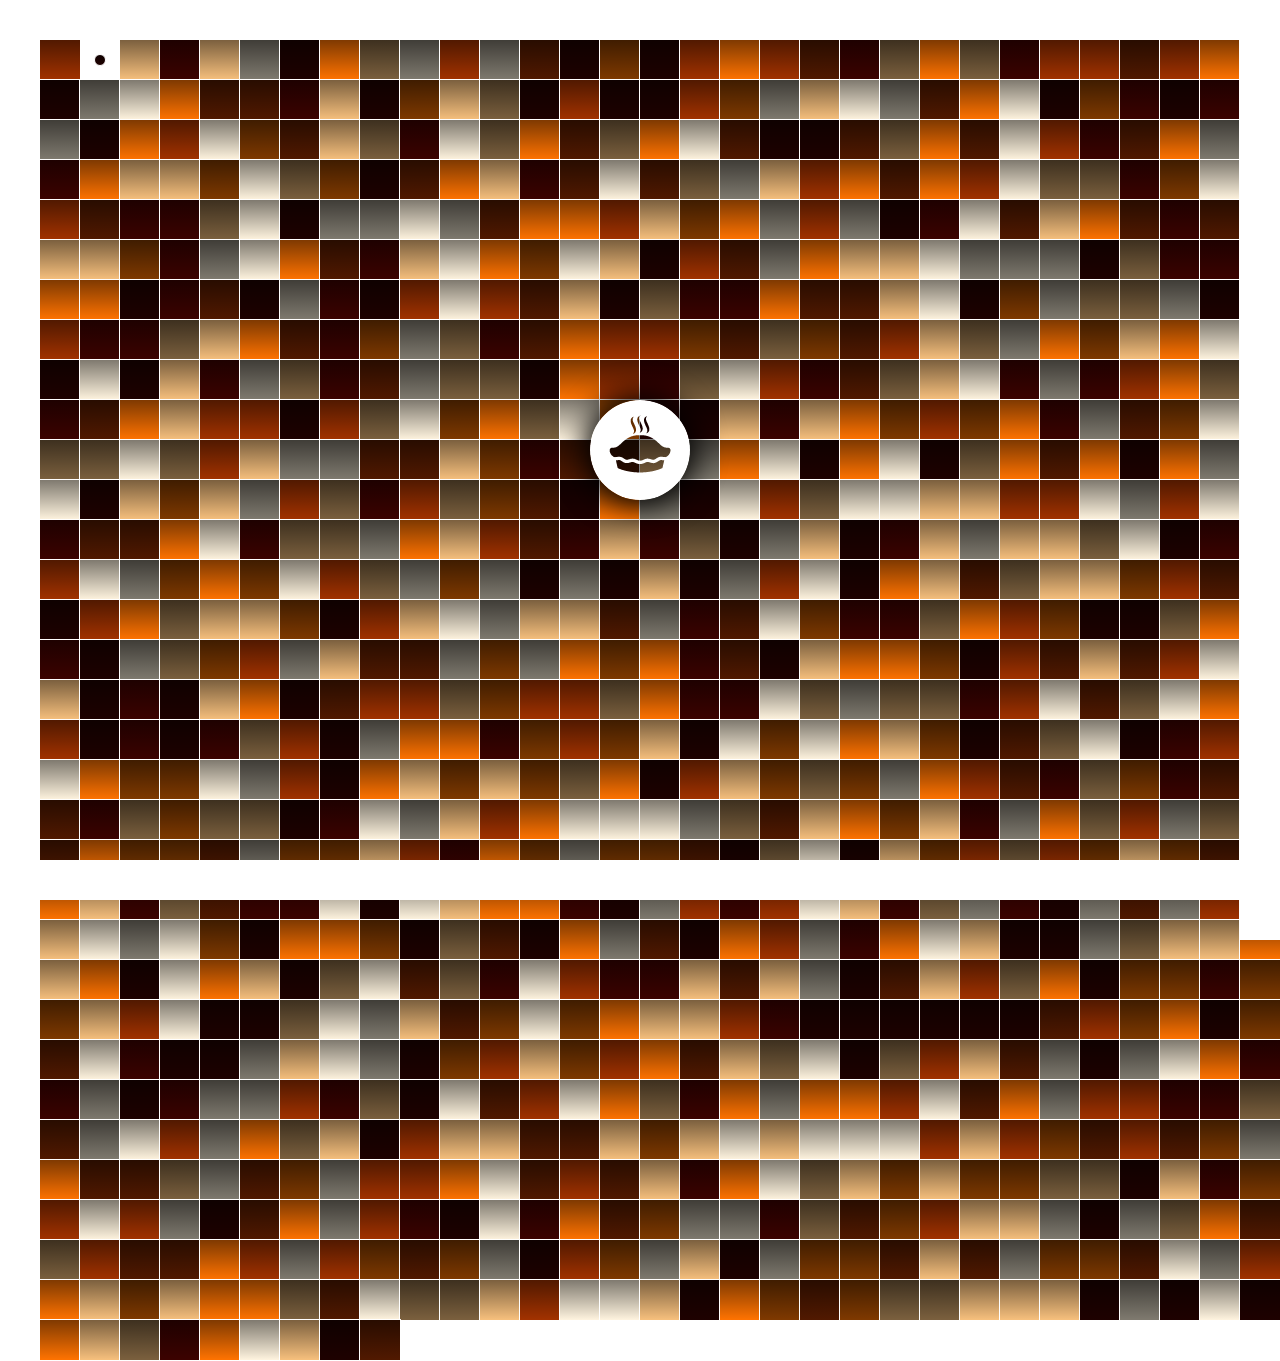
<file: Pi-1000/index.html>
<!DOCTYPE html PUBLIC "-//W3C//DTD XHTML 1.0 Transitional//EN" "http://www.w3.org/TR/xhtml1/DTD/xhtml1-transitional.dtd">
<html xmlns="http://www.w3.org/1999/xhtml" xml:lang="en" lang="en">
<head>
	<meta http-equiv="Content-Type" content="text/html; charset=utf-8"/>
	<script src=" https://ajax.googleapis.com/ajax/libs/jquery/1.7.1/jquery.min.js" type="text/javascript"></script>
	<script src="js/highlight.js" type="text/javascript"></script>
	<script src="js/script.js" type="text/javascript"></script>
	<link rel="stylesheet" href="css/reset.css" type="text/css" />
	<link rel="stylesheet" href="css/style.css" type="text/css" />
	<title></title>
</head>
<body>
	<div id="right"></div><div id="bottom"></div><div id="pie"></div>
	<h1>3<span class="dot">.</span>1415926535897932384626433832795028841971693993751058209749445923 [base64]</h1>
</body>
</html>
</file>
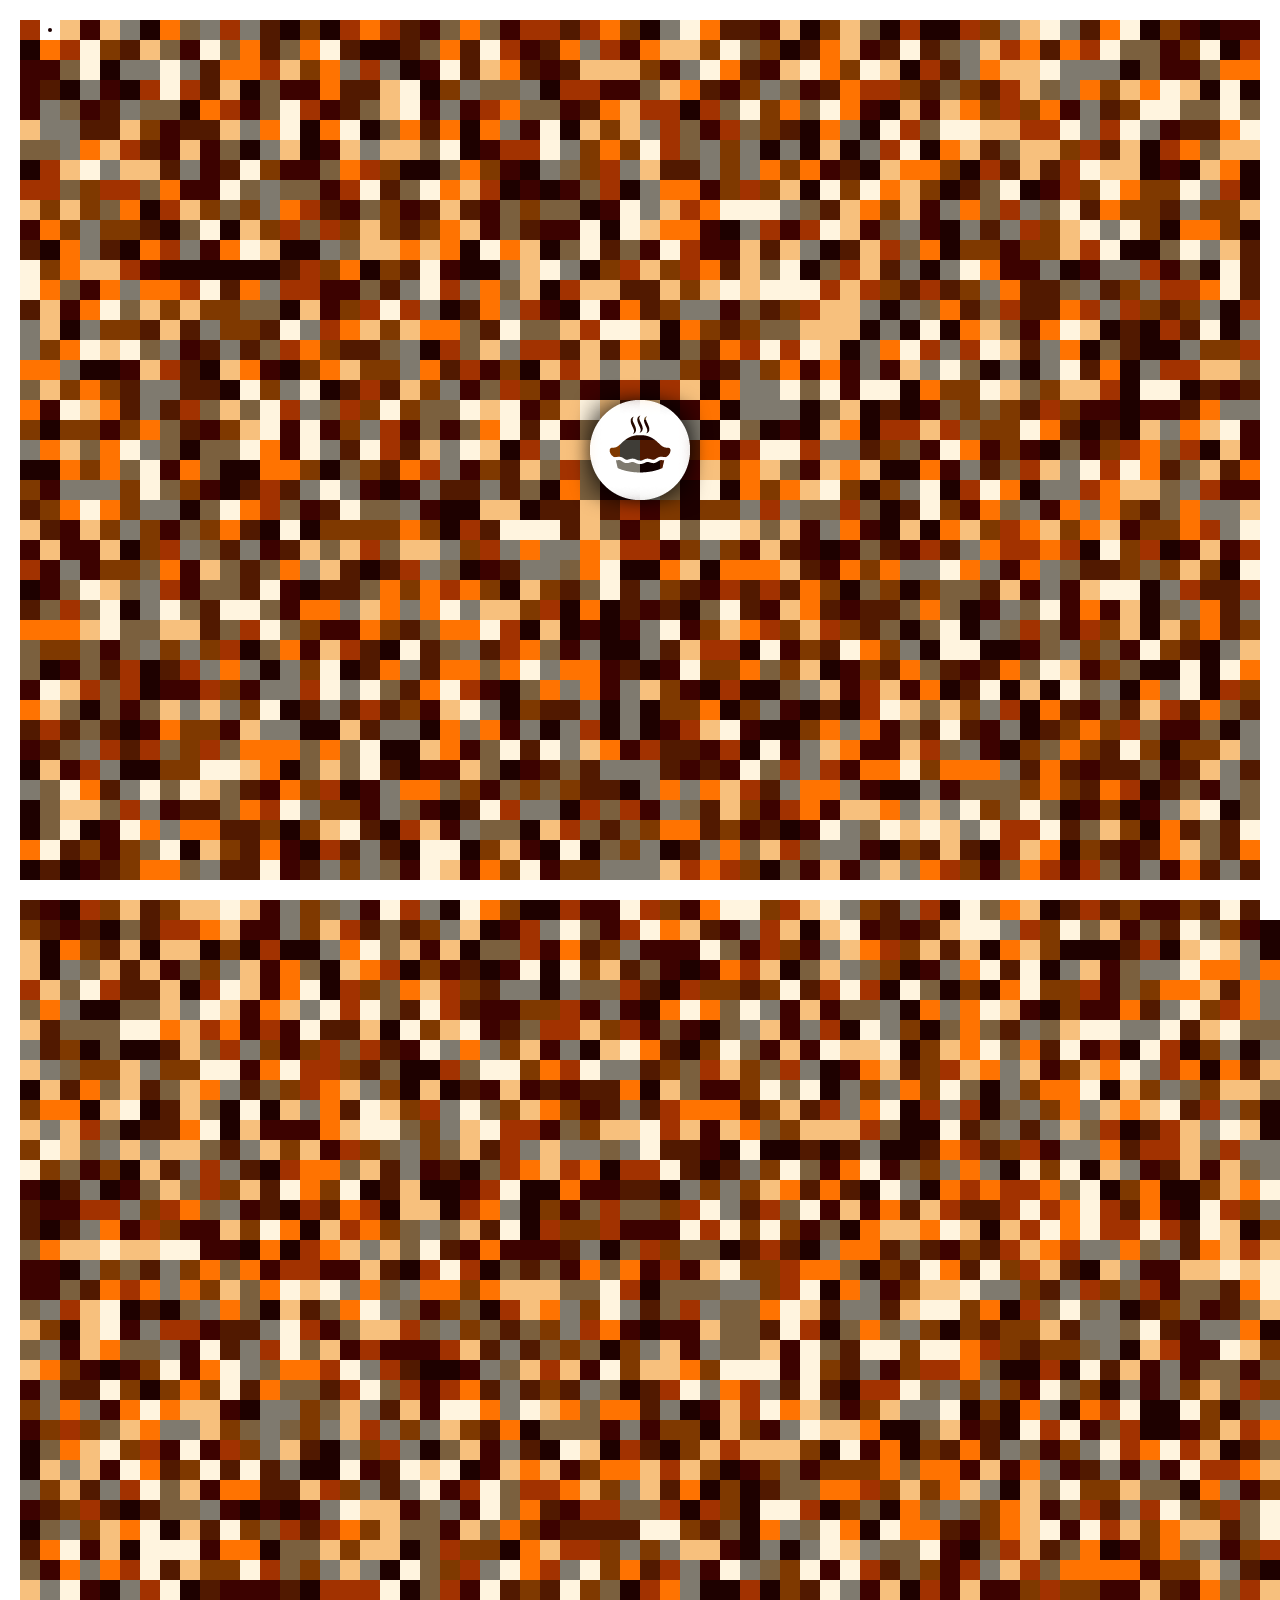
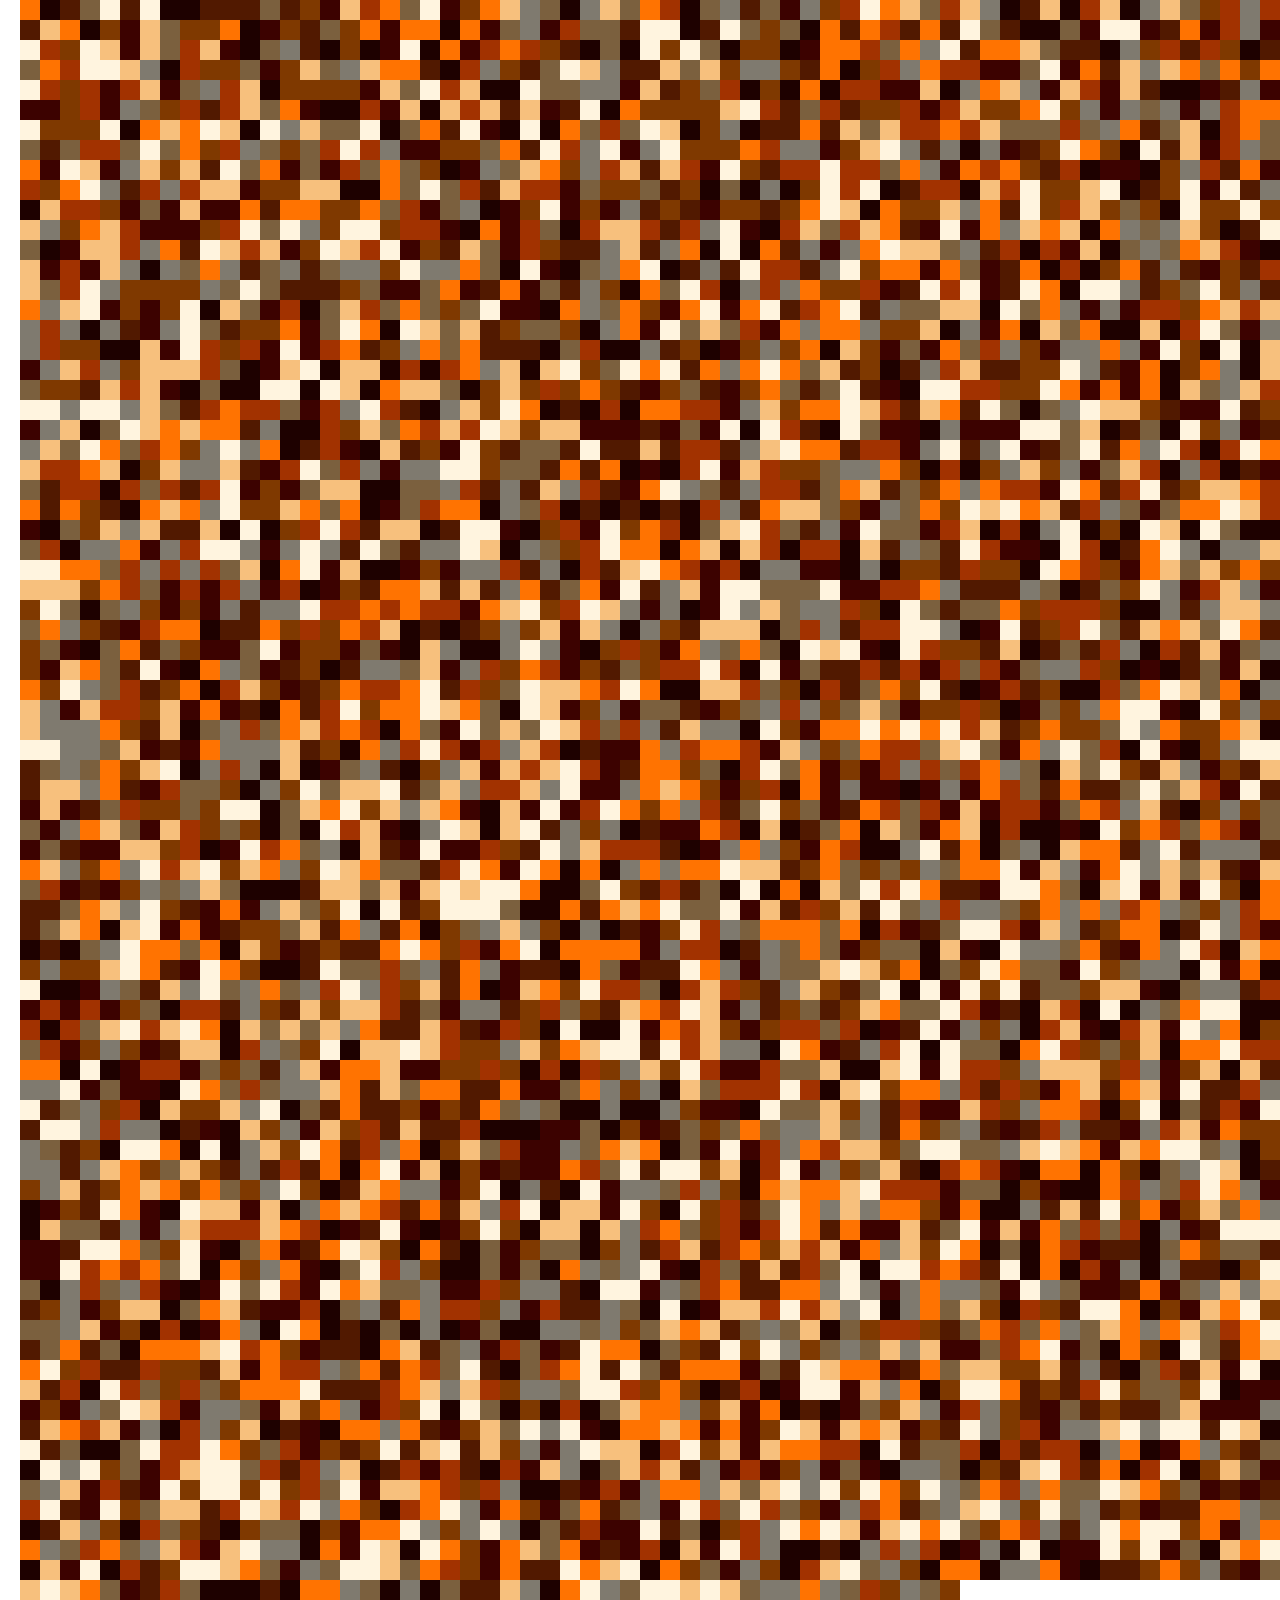
<file: Pi-10000/index.html>
<!DOCTYPE html PUBLIC "-//W3C//DTD XHTML 1.0 Transitional//EN" "http://www.w3.org/TR/xhtml1/DTD/xhtml1-transitional.dtd">
<html xmlns="http://www.w3.org/1999/xhtml" xml:lang="en" lang="en">
<head>
	<meta http-equiv="Content-Type" content="text/html; charset=utf-8"/>
	<script src=" https://ajax.googleapis.com/ajax/libs/jquery/1.7.1/jquery.min.js" type="text/javascript"></script>
	<link rel="stylesheet" href="css/reset.css" type="text/css" />
	<link rel="stylesheet" href="css/style.css" type="text/css" />
	<title></title>
</head>
<body>
	<div id="right"></div><div id="bottom"></div><div id="pie"></div>
		<h1><span class="three">3</span><span class="dot">.</span><span class="one">1</span><span class="four">4</span><span class="one">1</span><span class="five">5</span><span class="nine">9</span> <span class="two">2</span><span class="six">6</span><span class="five">5</span><span class="three">3</span><span class="five">5</span> <span class="eight">8</span><span class="nine">9</span><span class="seven">7</span><span class="nine">9</span><span class="three">3</span> <span class="two">2</span><span class="three">3</span><span class="eight">8</span><span class="four">4</span><span class="six">6</span> <span class="two">2</span><span class="six">6</span><span class="four">4</span><span class="three">3</span><span class="three">3</span> <span class="eight">8</span><span class="three">3</span><span class="two">2</span><span class="seven">7</span><span class="nine">9</span> <span class="five">5</span><span class="zero">0</span><span class="two">2</span><span class="eight">8</span><span class="eight">8</span> <span class="four">4</span><span class="one">1</span><span class="nine">9</span><span class="seven">7</span><span class="one">1</span> <span class="six">6</span><span class="nine">9</span><span class="three">3</span><span class="nine">9</span><span class="nine">9</span> <span class="three">3</span><span class="seven">7</span><span class="five">5</span><span class="one">1</span><span class="zero">0</span> <span class="five">5</span><span class="eight">8</span><span class="two">2</span><span class="zero">0</span><span class="nine">9</span> <span class="seven">7</span><span class="four">4</span><span class="nine">9</span><span class="four">4</span><span class="four">4</span> <span class="five">5</span><span class="nine">9</span><span class="two">2</span><span class="three">3</span><span class="zero">0</span> <span class="seven">7</span><span class="eight">8</span><span class="one">1</span><span class="six">6</span><span class="four">4</span> <span class="zero">0</span><span class="six">6</span><span class="two">2</span><span class="eight">8</span><span class="six">6</span> <span class="two">2</span><span class="zero">0</span><span class="eight">8</span><span class="nine">9</span><span class="nine">9</span> <span class="eight">8</span><span class="six">6</span><span class="two">2</span><span class="eight">8</span><span class="zero">0</span> <span class="three">3</span><span class="four">4</span><span class="eight">8</span><span class="two">2</span><span class="five">5</span> <span class="three">3</span><span class="four">4</span><span class="two">2</span><span class="one">1</span><span class="one">1</span> <span class="seven">7</span><span class="zero">0</span><span class="six">6</span><span class="seven">7</span><span class="nine">9</span> <span class="eight">8</span><span class="two">2</span><span class="one">1</span><span class="four">4</span><span class="eight">8</span> <span class="zero">0</span><span class="eight">8</span><span class="six">6</span><span class="five">5</span><span class="one">1</span> <span class="three">3</span><span class="two">2</span><span class="eight">8</span><span class="two">2</span><span class="three">3</span> <span class="zero">0</span><span class="six">6</span><span class="six">6</span><span class="four">4</span><span class="seven">7</span> <span class="zero">0</span><span class="nine">9</span><span class="three">3</span><span class="eight">8</span><span class="four">4</span> <span class="four">4</span><span class="six">6</span><span class="zero">0</span><span class="nine">9</span><span class="five">5</span> <span class="five">5</span><span class="zero">0</span><span class="five">5</span><span class="eight">8</span><span class="two">2</span> <span class="two">2</span><span class="three">3</span><span class="one">1</span><span class="seven">7</span><span class="two">2</span> <span class="five">5</span><span class="three">3</span><span class="five">5</span><span class="nine">9</span><span class="four">4</span> <span class="zero">0</span><span class="eight">8</span><span class="one">1</span><span class="two">2</span><span class="eight">8</span> <span class="four">4</span><span class="eight">8</span><span class="one">1</span><span class="one">1</span><span class="one">1</span> <span class="seven">7</span><span class="four">4</span><span class="five">5</span><span class="zero">0</span><span class="two">2</span> <span class="eight">8</span><span class="four">4</span><span class="one">1</span><span class="zero">0</span><span class="two">2</span> <span class="seven">7</span><span class="zero">0</span><span class="one">1</span><span class="nine">9</span><span class="three">3</span> <span class="eight">8</span><span class="five">5</span><span class="two">2</span><span class="one">1</span><span class="one">1</span> <span class="zero">0</span><span class="five">5</span><span class="five">5</span><span class="five">5</span><span class="nine">9</span> <span class="six">6</span><span class="four">4</span><span class="four">4</span><span class="six">6</span><span class="two">2</span> <span class="two">2</span><span class="nine">9</span><span class="four">4</span><span class="eight">8</span><span class="nine">9</span> <span class="five">5</span><span class="four">4</span><span class="nine">9</span><span class="three">3</span><span class="zero">0</span> <span class="three">3</span><span class="eight">8</span><span class="one">1</span><span class="nine">9</span><span class="six">6</span> <span class="four">4</span><span class="four">4</span><span class="two">2</span><span class="eight">8</span><span class="eight">8</span> <span class="one">1</span><span class="zero">0</span><span class="nine">9</span><span class="seven">7</span><span class="five">5</span> <span class="six">6</span><span class="six">6</span><span class="five">5</span><span class="nine">9</span><span class="three">3</span> <span class="three">3</span><span class="four">4</span><span class="four">4</span><span class="six">6</span><span class="one">1</span> <span class="two">2</span><span class="eight">8</span><span class="four">4</span><span class="seven">7</span><span class="five">5</span> <span class="six">6</span><span class="four">4</span><span class="eight">8</span><span class="two">2</span><span class="three">3</span> <span class="three">3</span><span class="seven">7</span><span class="eight">8</span><span class="six">6</span><span class="seven">7</span> <span class="eight">8</span><span class="three">3</span><span class="one">1</span><span class="six">6</span><span class="five">5</span> <span class="two">2</span><span class="seven">7</span><span class="one">1</span><span class="two">2</span><span class="zero">0</span> <span class="one">1</span><span class="nine">9</span><span class="zero">0</span><span class="nine">9</span><span class="one">1</span> <span class="four">4</span><span class="five">5</span><span class="six">6</span><span class="four">4</span><span class="eight">8</span> <span class="five">5</span><span class="six">6</span><span class="six">6</span><span class="nine">9</span><span class="two">2</span> <span class="three">3</span><span class="four">4</span><span class="six">6</span><span class="zero">0</span><span class="three">3</span> <span class="four">4</span><span class="eight">8</span><span class="six">6</span><span class="one">1</span><span class="zero">0</span> <span class="four">4</span><span class="five">5</span><span class="four">4</span><span class="three">3</span><span class="two">2</span> <span class="six">6</span><span class="six">6</span><span class="four">4</span><span class="eight">8</span><span class="two">2</span> <span class="one">1</span><span class="three">3</span><span class="three">3</span><span class="nine">9</span><span class="three">3</span> <span class="six">6</span><span class="zero">0</span><span class="seven">7</span><span class="two">2</span><span class="six">6</span> <span class="zero">0</span><span class="two">2</span><span class="four">4</span><span class="nine">9</span><span class="one">1</span> <span class="four">4</span><span class="one">1</span><span class="two">2</span><span class="seven">7</span><span class="three">3</span> <span class="seven">7</span><span class="two">2</span><span class="four">4</span><span class="five">5</span><span class="eight">8</span> <span class="seven">7</span><span class="zero">0</span><span class="zero">0</span><span class="six">6</span><span class="six">6</span> <span class="zero">0</span><span class="six">6</span><span class="three">3</span><span class="one">1</span><span class="five">5</span> <span class="five">5</span><span class="eight">8</span><span class="eight">8</span><span class="one">1</span><span class="seven">7</span> <span class="four">4</span><span class="eight">8</span><span class="eight">8</span><span class="one">1</span><span class="five">5</span> <span class="two">2</span><span class="zero">0</span><span class="nine">9</span><span class="two">2</span><span class="zero">0</span> <span class="nine">9</span><span class="six">6</span><span class="two">2</span><span class="eight">8</span><span class="two">2</span> <span class="nine">9</span><span class="two">2</span><span class="five">5</span><span class="four">4</span><span class="zero">0</span> <span class="nine">9</span><span class="one">1</span><span class="seven">7</span><span class="one">1</span><span class="five">5</span> <span class="three">3</span><span class="six">6</span><span class="four">4</span><span class="three">3</span><span class="six">6</span> <span class="seven">7</span><span class="eight">8</span><span class="nine">9</span><span class="two">2</span><span class="five">5</span> <span class="nine">9</span><span class="zero">0</span><span class="three">3</span><span class="six">6</span><span class="zero">0</span> <span class="zero">0</span><span class="one">1</span><span class="one">1</span><span class="three">3</span><span class="three">3</span> <span class="zero">0</span><span class="five">5</span><span class="three">3</span><span class="zero">0</span><span class="five">5</span> <span class="four">4</span><span class="eight">8</span><span class="eight">8</span><span class="two">2</span><span class="zero">0</span> <span class="four">4</span><span class="six">6</span><span class="six">6</span><span class="five">5</span><span class="two">2</span> <span class="one">1</span><span class="three">3</span><span class="eight">8</span><span class="four">4</span><span class="one">1</span> <span class="four">4</span><span class="six">6</span><span class="nine">9</span><span class="five">5</span><span class="one">1</span> <span class="nine">9</span><span class="four">4</span><span class="one">1</span><span class="five">5</span><span class="one">1</span> <span class="one">1</span><span class="six">6</span><span class="zero">0</span><span class="nine">9</span><span class="four">4</span> <span class="three">3</span><span class="three">3</span><span class="zero">0</span><span class="five">5</span><span class="seven">7</span> <span class="two">2</span><span class="seven">7</span><span class="zero">0</span><span class="three">3</span><span class="six">6</span> <span class="five">5</span><span class="seven">7</span><span class="five">5</span><span class="nine">9</span><span class="five">5</span> <span class="nine">9</span><span class="one">1</span><span class="nine">9</span><span class="five">5</span><span class="three">3</span> <span class="zero">0</span><span class="nine">9</span><span class="two">2</span><span class="one">1</span><span class="eight">8</span> <span class="six">6</span><span class="one">1</span><span class="one">1</span><span class="seven">7</span><span class="three">3</span> <span class="eight">8</span><span class="one">1</span><span class="nine">9</span><span class="three">3</span><span class="two">2</span> <span class="six">6</span><span class="one">1</span><span class="one">1</span><span class="seven">7</span><span class="nine">9</span> <span class="three">3</span><span class="one">1</span><span class="zero">0</span><span class="five">5</span><span class="one">1</span> <span class="one">1</span><span class="eight">8</span><span class="five">5</span><span class="four">4</span><span class="eight">8</span> <span class="zero">0</span><span class="seven">7</span><span class="four">4</span><span class="four">4</span><span class="six">6</span> <span class="two">2</span><span class="three">3</span><span class="seven">7</span><span class="nine">9</span><span class="nine">9</span> <span class="six">6</span><span class="two">2</span><span class="seven">7</span><span class="four">4</span><span class="nine">9</span> <span class="five">5</span><span class="six">6</span><span class="seven">7</span><span class="three">3</span><span class="five">5</span> <span class="one">1</span><span class="eight">8</span><span class="eight">8</span><span class="five">5</span><span class="seven">7</span> <span class="five">5</span><span class="two">2</span><span class="seven">7</span><span class="two">2</span><span class="four">4</span> <span class="eight">8</span><span class="nine">9</span><span class="one">1</span><span class="two">2</span><span class="two">2</span> <span class="seven">7</span><span class="nine">9</span><span class="three">3</span><span class="eight">8</span><span class="one">1</span> <span class="eight">8</span><span class="three">3</span><span class="zero">0</span><span class="one">1</span><span class="one">1</span> <span class="nine">9</span><span class="four">4</span><span class="nine">9</span><span class="one">1</span><span class="two">2</span> <span class="nine">9</span><span class="eight">8</span><span class="three">3</span><span class="three">3</span><span class="six">6</span> <span class="seven">7</span><span class="three">3</span><span class="three">3</span><span class="six">6</span><span class="two">2</span> <span class="four">4</span><span class="four">4</span><span class="zero">0</span><span class="six">6</span><span class="five">5</span> <span class="six">6</span><span class="six">6</span><span class="four">4</span><span class="three">3</span><span class="zero">0</span> <span class="eight">8</span><span class="six">6</span><span class="zero">0</span><span class="two">2</span><span class="one">1</span> <span class="three">3</span><span class="nine">9</span><span class="four">4</span><span class="nine">9</span><span class="four">4</span> <span class="six">6</span><span class="three">3</span><span class="nine">9</span><span class="five">5</span><span class="two">2</span> <span class="two">2</span><span class="four">4</span><span class="seven">7</span><span class="three">3</span><span class="seven">7</span> <span class="one">1</span><span class="nine">9</span><span class="zero">0</span><span class="seven">7</span><span class="zero">0</span> <span class="two">2</span><span class="one">1</span><span class="seven">7</span><span class="nine">9</span><span class="eight">8</span> <span class="six">6</span><span class="zero">0</span><span class="nine">9</span><span class="four">4</span><span class="three">3</span> <span class="seven">7</span><span class="zero">0</span><span class="two">2</span><span class="seven">7</span><span class="seven">7</span> <span class="zero">0</span><span class="five">5</span><span class="three">3</span><span class="nine">9</span><span class="two">2</span> <span class="one">1</span><span class="seven">7</span><span class="one">1</span><span class="seven">7</span><span class="six">6</span> <span class="two">2</span><span class="nine">9</span><span class="three">3</span><span class="one">1</span><span class="seven">7</span> <span class="six">6</span><span class="seven">7</span><span class="five">5</span><span class="two">2</span><span class="three">3</span> <span class="eight">8</span><span class="four">4</span><span class="six">6</span><span class="seven">7</span><span class="four">4</span> <span class="eight">8</span><span class="one">1</span><span class="eight">8</span><span class="four">4</span><span class="six">6</span> <span class="seven">7</span><span class="six">6</span><span class="six">6</span><span class="nine">9</span><span class="four">4</span> <span class="zero">0</span><span class="five">5</span><span class="one">1</span><span class="three">3</span><span class="two">2</span> <span class="zero">0</span><span class="zero">0</span><span class="zero">0</span><span class="five">5</span><span class="six">6</span> <span class="eight">8</span><span class="one">1</span><span class="two">2</span><span class="seven">7</span><span class="one">1</span> <span class="four">4</span><span class="five">5</span><span class="two">2</span><span class="six">6</span><span class="three">3</span> <span class="five">5</span><span class="six">6</span><span class="zero">0</span><span class="eight">8</span><span class="two">2</span> <span class="seven">7</span><span class="seven">7</span><span class="eight">8</span><span class="five">5</span><span class="seven">7</span> <span class="seven">7</span><span class="one">1</span><span class="three">3</span><span class="four">4</span><span class="two">2</span> <span class="seven">7</span><span class="five">5</span><span class="seven">7</span><span class="seven">7</span><span class="eight">8</span> <span class="nine">9</span><span class="six">6</span><span class="zero">0</span><span class="nine">9</span><span class="one">1</span> <span class="seven">7</span><span class="three">3</span><span class="six">6</span><span class="three">3</span><span class="seven">7</span> <span class="one">1</span><span class="seven">7</span><span class="eight">8</span><span class="seven">7</span><span class="two">2</span> <span class="one">1</span><span class="four">4</span><span class="six">6</span><span class="eight">8</span><span class="four">4</span> <span class="four">4</span><span class="zero">0</span><span class="nine">9</span><span class="zero">0</span><span class="one">1</span> <span class="two">2</span><span class="two">2</span><span class="four">4</span><span class="nine">9</span><span class="five">5</span> <span class="three">3</span><span class="four">4</span><span class="three">3</span><span class="zero">0</span><span class="one">1</span> <span class="four">4</span><span class="six">6</span><span class="five">5</span><span class="four">4</span><span class="nine">9</span> <span class="five">5</span><span class="eight">8</span><span class="five">5</span><span class="three">3</span><span class="seven">7</span> <span class="one">1</span><span class="zero">0</span><span class="five">5</span><span class="zero">0</span><span class="seven">7</span> <span class="nine">9</span><span class="two">2</span><span class="two">2</span><span class="seven">7</span><span class="nine">9</span> <span class="six">6</span><span class="eight">8</span><span class="nine">9</span><span class="two">2</span><span class="five">5</span> <span class="eight">8</span><span class="nine">9</span><span class="two">2</span><span class="three">3</span><span class="five">5</span> <span class="four">4</span><span class="two">2</span><span class="zero">0</span><span class="one">1</span><span class="nine">9</span> <span class="nine">9</span><span class="five">5</span><span class="six">6</span><span class="one">1</span><span class="one">1</span> <span class="two">2</span><span class="one">1</span><span class="two">2</span><span class="nine">9</span><span class="zero">0</span> <span class="two">2</span><span class="one">1</span><span class="nine">9</span><span class="six">6</span><span class="zero">0</span> <span class="eight">8</span><span class="six">6</span><span class="four">4</span><span class="zero">0</span><span class="three">3</span> <span class="four">4</span><span class="four">4</span><span class="one">1</span><span class="eight">8</span><span class="one">1</span> <span class="five">5</span><span class="nine">9</span><span class="eight">8</span><span class="one">1</span><span class="three">3</span> <span class="six">6</span><span class="two">2</span><span class="nine">9</span><span class="seven">7</span><span class="seven">7</span> <span class="four">4</span><span class="seven">7</span><span class="seven">7</span><span class="one">1</span><span class="three">3</span> <span class="zero">0</span><span class="nine">9</span><span class="nine">9</span><span class="six">6</span><span class="zero">0</span> <span class="five">5</span><span class="one">1</span><span class="eight">8</span><span class="seven">7</span><span class="zero">0</span> <span class="seven">7</span><span class="two">2</span><span class="one">1</span><span class="one">1</span><span class="three">3</span> <span class="four">4</span><span class="nine">9</span><span class="nine">9</span><span class="nine">9</span><span class="nine">9</span> <span class="nine">9</span><span class="nine">9</span><span class="eight">8</span><span class="three">3</span><span class="seven">7</span> <span class="two">2</span><span class="nine">9</span><span class="seven">7</span><span class="eight">8</span><span class="zero">0</span> <span class="four">4</span><span class="nine">9</span><span class="nine">9</span><span class="five">5</span><span class="one">1</span> <span class="zero">0</span><span class="five">5</span><span class="nine">9</span><span class="seven">7</span><span class="three">3</span> <span class="one">1</span><span class="seven">7</span><span class="three">3</span><span class="two">2</span><span class="eight">8</span> <span class="one">1</span><span class="six">6</span><span class="zero">0</span><span class="nine">9</span><span class="six">6</span> <span class="three">3</span><span class="one">1</span><span class="eight">8</span><span class="five">5</span><span class="nine">9</span> <span class="five">5</span><span class="zero">0</span><span class="two">2</span><span class="four">4</span><span class="four">4</span> <span class="five">5</span><span class="nine">9</span><span class="four">4</span><span class="five">5</span><span class="five">5</span> <span class="three">3</span><span class="four">4</span><span class="six">6</span><span class="nine">9</span><span class="zero">0</span> <span class="eight">8</span><span class="three">3</span><span class="zero">0</span><span class="two">2</span><span class="six">6</span> <span class="four">4</span><span class="two">2</span><span class="five">5</span><span class="two">2</span><span class="two">2</span> <span class="three">3</span><span class="zero">0</span><span class="eight">8</span><span class="two">2</span><span class="five">5</span> <span class="three">3</span><span class="three">3</span><span class="four">4</span><span class="four">4</span><span class="six">6</span> <span class="eight">8</span><span class="five">5</span><span class="zero">0</span><span class="three">3</span><span class="five">5</span> <span class="two">2</span><span class="six">6</span><span class="one">1</span><span class="nine">9</span><span class="three">3</span> <span class="one">1</span><span class="one">1</span><span class="eight">8</span><span class="eight">8</span><span class="one">1</span> <span class="seven">7</span><span class="one">1</span><span class="zero">0</span><span class="one">1</span><span class="zero">0</span> <span class="zero">0</span><span class="zero">0</span><span class="three">3</span><span class="one">1</span><span class="three">3</span> <span class="seven">7</span><span class="eight">8</span><span class="three">3</span><span class="eight">8</span><span class="seven">7</span> <span class="five">5</span><span class="two">2</span><span class="eight">8</span><span class="eight">8</span><span class="six">6</span> <span class="five">5</span><span class="eight">8</span><span class="seven">7</span><span class="five">5</span><span class="three">3</span> <span class="three">3</span><span class="two">2</span><span class="zero">0</span><span class="eight">8</span><span class="three">3</span> <span class="eight">8</span><span class="one">1</span><span class="four">4</span><span class="two">2</span><span class="zero">0</span> <span class="six">6</span><span class="one">1</span><span class="seven">7</span><span class="one">1</span><span class="seven">7</span> <span class="seven">7</span><span class="six">6</span><span class="six">6</span><span class="nine">9</span><span class="one">1</span> <span class="four">4</span><span class="seven">7</span><span class="three">3</span><span class="zero">0</span><span class="three">3</span> <span class="five">5</span><span class="nine">9</span><span class="eight">8</span><span class="two">2</span><span class="five">5</span> <span class="three">3</span><span class="four">4</span><span class="nine">9</span><span class="zero">0</span><span class="four">4</span> <span class="two">2</span><span class="eight">8</span><span class="seven">7</span><span class="five">5</span><span class="five">5</span> <span class="four">4</span><span class="six">6</span><span class="eight">8</span><span class="seven">7</span><span class="three">3</span> <span class="one">1</span><span class="one">1</span><span class="five">5</span><span class="nine">9</span><span class="five">5</span> <span class="six">6</span><span class="two">2</span><span class="eight">8</span><span class="six">6</span><span class="three">3</span> <span class="eight">8</span><span class="eight">8</span><span class="two">2</span><span class="three">3</span><span class="five">5</span> <span class="three">3</span><span class="seven">7</span><span class="eight">8</span><span class="seven">7</span><span class="five">5</span> <span class="nine">9</span><span class="three">3</span><span class="seven">7</span><span class="five">5</span><span class="one">1</span> <span class="nine">9</span><span class="five">5</span><span class="seven">7</span><span class="seven">7</span><span class="eight">8</span> <span class="one">1</span><span class="eight">8</span><span class="five">5</span><span class="seven">7</span><span class="seven">7</span> <span class="eight">8</span><span class="zero">0</span><span class="five">5</span><span class="three">3</span><span class="two">2</span> <span class="one">1</span><span class="seven">7</span><span class="one">1</span><span class="two">2</span><span class="two">2</span> <span class="six">6</span><span class="eight">8</span><span class="zero">0</span><span class="six">6</span><span class="six">6</span> <span class="one">1</span><span class="three">3</span><span class="zero">0</span><span class="zero">0</span><span class="one">1</span> <span class="nine">9</span><span class="two">2</span><span class="seven">7</span><span class="eight">8</span><span class="seven">7</span> <span class="six">6</span><span class="six">6</span><span class="one">1</span><span class="one">1</span><span class="one">1</span> <span class="nine">9</span><span class="five">5</span><span class="nine">9</span><span class="zero">0</span><span class="nine">9</span> <span class="two">2</span><span class="one">1</span><span class="six">6</span><span class="four">4</span><span class="two">2</span> <span class="zero">0</span><span class="one">1</span><span class="nine">9</span><span class="eight">8</span><span class="nine">9</span> <span class="three">3</span><span class="eight">8</span><span class="zero">0</span><span class="nine">9</span><span class="five">5</span> <span class="two">2</span><span class="five">5</span><span class="seven">7</span><span class="two">2</span><span class="zero">0</span> <span class="one">1</span><span class="zero">0</span><span class="six">6</span><span class="five">5</span><span class="four">4</span> <span class="eight">8</span><span class="five">5</span><span class="eight">8</span><span class="six">6</span><span class="three">3</span> <span class="two">2</span><span class="seven">7</span><span class="eight">8</span><span class="eight">8</span><span class="six">6</span> <span class="five">5</span><span class="nine">9</span><span class="three">3</span><span class="six">6</span><span class="one">1</span> <span class="five">5</span><span class="three">3</span><span class="three">3</span><span class="eight">8</span><span class="one">1</span> <span class="eight">8</span><span class="two">2</span><span class="seven">7</span><span class="nine">9</span><span class="six">6</span> <span class="eight">8</span><span class="two">2</span><span class="three">3</span><span class="zero">0</span><span class="three">3</span> <span class="zero">0</span><span class="one">1</span><span class="nine">9</span><span class="five">5</span><span class="two">2</span> <span class="zero">0</span><span class="three">3</span><span class="five">5</span><span class="three">3</span><span class="zero">0</span> <span class="one">1</span><span class="eight">8</span><span class="five">5</span><span class="two">2</span><span class="nine">9</span> <span class="six">6</span><span class="eight">8</span><span class="nine">9</span><span class="nine">9</span><span class="five">5</span> <span class="seven">7</span><span class="seven">7</span><span class="three">3</span><span class="six">6</span><span class="two">2</span> <span class="two">2</span><span class="five">5</span><span class="nine">9</span><span class="nine">9</span><span class="four">4</span> <span class="one">1</span><span class="three">3</span><span class="eight">8</span><span class="nine">9</span><span class="one">1</span> <span class="two">2</span><span class="four">4</span><span class="nine">9</span><span class="seven">7</span><span class="two">2</span> <span class="one">1</span><span class="seven">7</span><span class="seven">7</span><span class="five">5</span><span class="two">2</span> <span class="eight">8</span><span class="three">3</span><span class="four">4</span><span class="seven">7</span><span class="nine">9</span> <span class="one">1</span><span class="three">3</span><span class="one">1</span><span class="five">5</span><span class="one">1</span> <span class="five">5</span><span class="five">5</span><span class="seven">7</span><span class="four">4</span><span class="eight">8</span> <span class="five">5</span><span class="seven">7</span><span class="two">2</span><span class="four">4</span><span class="two">2</span> <span class="four">4</span><span class="five">5</span><span class="four">4</span><span class="one">1</span><span class="five">5</span> <span class="zero">0</span><span class="six">6</span><span class="nine">9</span><span class="five">5</span><span class="nine">9</span> <span class="five">5</span><span class="zero">0</span><span class="eight">8</span><span class="two">2</span><span class="nine">9</span> <span class="five">5</span><span class="three">3</span><span class="three">3</span><span class="one">1</span><span class="one">1</span> <span class="six">6</span><span class="eight">8</span><span class="six">6</span><span class="one">1</span><span class="seven">7</span> <span class="two">2</span><span class="seven">7</span><span class="eight">8</span><span class="five">5</span><span class="five">5</span> <span class="eight">8</span><span class="eight">8</span><span class="nine">9</span><span class="zero">0</span><span class="seven">7</span> <span class="five">5</span><span class="zero">0</span><span class="nine">9</span><span class="eight">8</span><span class="three">3</span> <span class="eight">8</span><span class="one">1</span><span class="seven">7</span><span class="five">5</span><span class="four">4</span> <span class="six">6</span><span class="three">3</span><span class="seven">7</span><span class="four">4</span><span class="six">6</span> <span class="four">4</span><span class="nine">9</span><span class="three">3</span><span class="nine">9</span><span class="three">3</span> <span class="one">1</span><span class="nine">9</span><span class="two">2</span><span class="five">5</span><span class="five">5</span> <span class="zero">0</span><span class="six">6</span><span class="zero">0</span><span class="four">4</span><span class="zero">0</span> <span class="zero">0</span><span class="nine">9</span><span class="two">2</span><span class="seven">7</span><span class="seven">7</span> <span class="zero">0</span><span class="one">1</span><span class="six">6</span><span class="seven">7</span><span class="one">1</span> <span class="one">1</span><span class="three">3</span><span class="nine">9</span><span class="zero">0</span><span class="zero">0</span> <span class="nine">9</span><span class="eight">8</span><span class="four">4</span><span class="eight">8</span><span class="eight">8</span> <span class="two">2</span><span class="four">4</span><span class="zero">0</span><span class="one">1</span><span class="two">2</span> <span class="eight">8</span><span class="five">5</span><span class="eight">8</span><span class="three">3</span><span class="six">6</span> <span class="one">1</span><span class="six">6</span><span class="zero">0</span><span class="three">3</span><span class="five">5</span> <span class="six">6</span><span class="three">3</span><span class="seven">7</span><span class="zero">0</span><span class="seven">7</span> <span class="six">6</span><span class="six">6</span><span class="zero">0</span><span class="one">1</span><span class="zero">0</span> <span class="four">4</span><span class="seven">7</span><span class="one">1</span><span class="zero">0</span><span class="one">1</span> <span class="eight">8</span><span class="one">1</span><span class="nine">9</span><span class="four">4</span><span class="two">2</span> <span class="nine">9</span><span class="five">5</span><span class="five">5</span><span class="five">5</span><span class="nine">9</span> <span class="six">6</span><span class="one">1</span><span class="nine">9</span><span class="eight">8</span><span class="nine">9</span> <span class="four">4</span><span class="six">6</span><span class="seven">7</span><span class="six">6</span><span class="seven">7</span> <span class="eight">8</span><span class="three">3</span><span class="seven">7</span><span class="four">4</span><span class="four">4</span> <span class="nine">9</span><span class="four">4</span><span class="four">4</span><span class="eight">8</span><span class="two">2</span> <span class="five">5</span><span class="five">5</span><span class="three">3</span><span class="seven">7</span><span class="nine">9</span> <span class="seven">7</span><span class="seven">7</span><span class="four">4</span><span class="seven">7</span><span class="two">2</span> <span class="six">6</span><span class="eight">8</span><span class="four">4</span><span class="seven">7</span><span class="one">1</span> <span class="zero">0</span><span class="four">4</span><span class="zero">0</span><span class="four">4</span><span class="seven">7</span> <span class="five">5</span><span class="three">3</span><span class="four">4</span><span class="six">6</span><span class="four">4</span> <span class="six">6</span><span class="two">2</span><span class="zero">0</span><span class="eight">8</span><span class="zero">0</span> <span class="four">4</span><span class="six">6</span><span class="six">6</span><span class="eight">8</span><span class="four">4</span> <span class="two">2</span><span class="five">5</span><span class="nine">9</span><span class="zero">0</span><span class="six">6</span> <span class="nine">9</span><span class="four">4</span><span class="nine">9</span><span class="one">1</span><span class="two">2</span> <span class="nine">9</span><span class="three">3</span><span class="three">3</span><span class="one">1</span><span class="three">3</span> <span class="six">6</span><span class="seven">7</span><span class="seven">7</span><span class="zero">0</span><span class="two">2</span> <span class="eight">8</span><span class="nine">9</span><span class="eight">8</span><span class="nine">9</span><span class="one">1</span> <span class="five">5</span><span class="two">2</span><span class="one">1</span><span class="zero">0</span><span class="four">4</span> <span class="seven">7</span><span class="five">5</span><span class="two">2</span><span class="one">1</span><span class="six">6</span> <span class="two">2</span><span class="zero">0</span><span class="five">5</span><span class="six">6</span><span class="nine">9</span> <span class="six">6</span><span class="six">6</span><span class="zero">0</span><span class="two">2</span><span class="four">4</span> <span class="zero">0</span><span class="five">5</span><span class="eight">8</span><span class="zero">0</span><span class="three">3</span> <span class="eight">8</span><span class="one">1</span><span class="five">5</span><span class="zero">0</span><span class="one">1</span> <span class="nine">9</span><span class="three">3</span><span class="five">5</span><span class="one">1</span><span class="one">1</span> <span class="two">2</span><span class="five">5</span><span class="three">3</span><span class="three">3</span><span class="eight">8</span> <span class="two">2</span><span class="four">4</span><span class="three">3</span><span class="zero">0</span><span class="zero">0</span> <span class="three">3</span><span class="five">5</span><span class="five">5</span><span class="eight">8</span><span class="seven">7</span> <span class="six">6</span><span class="four">4</span><span class="zero">0</span><span class="two">2</span><span class="four">4</span> <span class="seven">7</span><span class="four">4</span><span class="nine">9</span><span class="six">6</span><span class="four">4</span> <span class="seven">7</span><span class="three">3</span><span class="two">2</span><span class="six">6</span><span class="three">3</span> <span class="nine">9</span><span class="one">1</span><span class="four">4</span><span class="one">1</span><span class="nine">9</span> <span class="nine">9</span><span class="two">2</span><span class="seven">7</span><span class="two">2</span><span class="six">6</span> <span class="zero">0</span><span class="four">4</span><span class="two">2</span><span class="six">6</span><span class="nine">9</span> <span class="nine">9</span><span class="two">2</span><span class="two">2</span><span class="seven">7</span><span class="nine">9</span> <span class="six">6</span><span class="seven">7</span><span class="eight">8</span><span class="two">2</span><span class="three">3</span> <span class="five">5</span><span class="four">4</span><span class="seven">7</span><span class="eight">8</span><span class="one">1</span> <span class="six">6</span><span class="three">3</span><span class="six">6</span><span class="zero">0</span><span class="zero">0</span> <span class="nine">9</span><span class="three">3</span><span class="four">4</span><span class="one">1</span><span class="seven">7</span> <span class="two">2</span><span class="one">1</span><span class="six">6</span><span class="four">4</span><span class="one">1</span> <span class="two">2</span><span class="one">1</span><span class="nine">9</span><span class="nine">9</span><span class="two">2</span> <span class="four">4</span><span class="five">5</span><span class="eight">8</span><span class="six">6</span><span class="three">3</span> <span class="one">1</span><span class="five">5</span><span class="zero">0</span><span class="three">3</span><span class="zero">0</span> <span class="two">2</span><span class="eight">8</span><span class="six">6</span><span class="one">1</span><span class="eight">8</span> <span class="two">2</span><span class="nine">9</span><span class="seven">7</span><span class="four">4</span><span class="five">5</span> <span class="five">5</span><span class="five">5</span><span class="seven">7</span><span class="zero">0</span><span class="six">6</span> <span class="seven">7</span><span class="four">4</span><span class="nine">9</span><span class="eight">8</span><span class="three">3</span> <span class="eight">8</span><span class="five">5</span><span class="zero">0</span><span class="five">5</span><span class="four">4</span> <span class="nine">9</span><span class="four">4</span><span class="five">5</span><span class="eight">8</span><span class="eight">8</span> <span class="five">5</span><span class="eight">8</span><span class="six">6</span><span class="nine">9</span><span class="two">2</span> <span class="six">6</span><span class="nine">9</span><span class="nine">9</span><span class="five">5</span><span class="six">6</span> <span class="nine">9</span><span class="zero">0</span><span class="nine">9</span><span class="two">2</span><span class="seven">7</span> <span class="two">2</span><span class="one">1</span><span class="zero">0</span><span class="seven">7</span><span class="nine">9</span> <span class="seven">7</span><span class="five">5</span><span class="zero">0</span><span class="nine">9</span><span class="three">3</span> <span class="zero">0</span><span class="two">2</span><span class="nine">9</span><span class="five">5</span><span class="five">5</span> <span class="three">3</span><span class="two">2</span><span class="one">1</span><span class="one">1</span><span class="six">6</span> <span class="five">5</span><span class="three">3</span><span class="four">4</span><span class="four">4</span><span class="nine">9</span> <span class="eight">8</span><span class="seven">7</span><span class="two">2</span><span class="zero">0</span><span class="two">2</span> <span class="seven">7</span><span class="five">5</span><span class="five">5</span><span class="nine">9</span><span class="six">6</span> <span class="zero">0</span><span class="two">2</span><span class="three">3</span><span class="six">6</span><span class="four">4</span> <span class="eight">8</span><span class="zero">0</span><span class="six">6</span><span class="six">6</span><span class="five">5</span> <span class="four">4</span><span class="nine">9</span><span class="nine">9</span><span class="one">1</span><span class="one">1</span> <span class="nine">9</span><span class="eight">8</span><span class="eight">8</span><span class="one">1</span><span class="eight">8</span> <span class="three">3</span><span class="four">4</span><span class="seven">7</span><span class="nine">9</span><span class="seven">7</span> <span class="seven">7</span><span class="five">5</span><span class="three">3</span><span class="five">5</span><span class="six">6</span> <span class="six">6</span><span class="three">3</span><span class="six">6</span><span class="nine">9</span><span class="eight">8</span> <span class="zero">0</span><span class="seven">7</span><span class="four">4</span><span class="two">2</span><span class="six">6</span> <span class="five">5</span><span class="four">4</span><span class="two">2</span><span class="five">5</span><span class="two">2</span> <span class="seven">7</span><span class="eight">8</span><span class="six">6</span><span class="two">2</span><span class="five">5</span> <span class="five">5</span><span class="one">1</span><span class="eight">8</span><span class="one">1</span><span class="eight">8</span> <span class="four">4</span><span class="one">1</span><span class="seven">7</span><span class="five">5</span><span class="seven">7</span> <span class="four">4</span><span class="six">6</span><span class="seven">7</span><span class="two">2</span><span class="eight">8</span> <span class="nine">9</span><span class="zero">0</span><span class="nine">9</span><span class="seven">7</span><span class="seven">7</span> <span class="seven">7</span><span class="seven">7</span><span class="two">2</span><span class="seven">7</span><span class="nine">9</span> <span class="three">3</span><span class="eight">8</span><span class="zero">0</span><span class="zero">0</span><span class="zero">0</span> <span class="eight">8</span><span class="one">1</span><span class="six">6</span><span class="four">4</span><span class="seven">7</span> <span class="zero">0</span><span class="six">6</span><span class="zero">0</span><span class="zero">0</span><span class="one">1</span> <span class="six">6</span><span class="one">1</span><span class="four">4</span><span class="five">5</span><span class="two">2</span> <span class="four">4</span><span class="nine">9</span><span class="one">1</span><span class="nine">9</span><span class="two">2</span> <span class="one">1</span><span class="seven">7</span><span class="three">3</span><span class="two">2</span><span class="one">1</span> <span class="seven">7</span><span class="two">2</span><span class="one">1</span><span class="four">4</span><span class="seven">7</span> <span class="seven">7</span><span class="two">2</span><span class="three">3</span><span class="five">5</span><span class="zero">0</span> <span class="one">1</span><span class="four">4</span><span class="one">1</span><span class="four">4</span><span class="four">4</span> <span class="one">1</span><span class="nine">9</span><span class="seven">7</span><span class="three">3</span><span class="five">5</span> <span class="six">6</span><span class="eight">8</span><span class="five">5</span><span class="four">4</span><span class="eight">8</span> <span class="one">1</span><span class="six">6</span><span class="one">1</span><span class="three">3</span><span class="six">6</span> <span class="one">1</span><span class="one">1</span><span class="five">5</span><span class="seven">7</span><span class="three">3</span> <span class="five">5</span><span class="two">2</span><span class="five">5</span><span class="five">5</span><span class="two">2</span> <span class="one">1</span><span class="three">3</span><span class="three">3</span><span class="four">4</span><span class="seven">7</span> <span class="five">5</span><span class="seven">7</span><span class="four">4</span><span class="one">1</span><span class="eight">8</span> <span class="four">4</span><span class="nine">9</span><span class="four">4</span><span class="six">6</span><span class="eight">8</span> <span class="four">4</span><span class="three">3</span><span class="eight">8</span><span class="five">5</span><span class="two">2</span> <span class="three">3</span><span class="three">3</span><span class="two">2</span><span class="three">3</span><span class="nine">9</span> <span class="zero">0</span><span class="seven">7</span><span class="three">3</span><span class="nine">9</span><span class="four">4</span> <span class="one">1</span><span class="four">4</span><span class="three">3</span><span class="three">3</span><span class="three">3</span> <span class="four">4</span><span class="five">5</span><span class="four">4</span><span class="seven">7</span><span class="seven">7</span> <span class="six">6</span><span class="two">2</span><span class="four">4</span><span class="one">1</span><span class="six">6</span> <span class="eight">8</span><span class="six">6</span><span class="two">2</span><span class="five">5</span><span class="one">1</span> <span class="eight">8</span><span class="nine">9</span><span class="eight">8</span><span class="three">3</span><span class="five">5</span> <span class="six">6</span><span class="nine">9</span><span class="four">4</span><span class="eight">8</span><span class="five">5</span> <span class="five">5</span><span class="six">6</span><span class="two">2</span><span class="zero">0</span><span class="nine">9</span> <span class="nine">9</span><span class="two">2</span><span class="one">1</span><span class="nine">9</span><span class="two">2</span> <span class="two">2</span><span class="two">2</span><span class="one">1</span><span class="eight">8</span><span class="four">4</span> <span class="two">2</span><span class="seven">7</span><span class="two">2</span><span class="five">5</span><span class="five">5</span> <span class="zero">0</span><span class="two">2</span><span class="five">5</span><span class="four">4</span><span class="two">2</span> <span class="five">5</span><span class="six">6</span><span class="eight">8</span><span class="eight">8</span><span class="seven">7</span> <span class="six">6</span><span class="seven">7</span><span class="one">1</span><span class="seven">7</span><span class="nine">9</span> <span class="zero">0</span><span class="four">4</span><span class="nine">9</span><span class="four">4</span><span class="six">6</span> <span class="zero">0</span><span class="one">1</span><span class="six">6</span><span class="five">5</span><span class="three">3</span> <span class="four">4</span><span class="six">6</span><span class="six">6</span><span class="eight">8</span><span class="zero">0</span> <span class="four">4</span><span class="nine">9</span><span class="eight">8</span><span class="eight">8</span><span class="six">6</span> <span class="two">2</span><span class="seven">7</span><span class="two">2</span><span class="three">3</span><span class="two">2</span> <span class="seven">7</span><span class="nine">9</span><span class="one">1</span><span class="seven">7</span><span class="eight">8</span> <span class="six">6</span><span class="zero">0</span><span class="eight">8</span><span class="five">5</span><span class="seven">7</span> <span class="eight">8</span><span class="four">4</span><span class="three">3</span><span class="eight">8</span><span class="three">3</span> <span class="eight">8</span><span class="two">2</span><span class="seven">7</span><span class="nine">9</span><span class="six">6</span> <span class="seven">7</span><span class="nine">9</span><span class="seven">7</span><span class="six">6</span><span class="six">6</span> <span class="eight">8</span><span class="one">1</span><span class="four">4</span><span class="five">5</span><span class="four">4</span> <span class="one">1</span><span class="zero">0</span><span class="zero">0</span><span class="nine">9</span><span class="five">5</span> <span class="three">3</span><span class="eight">8</span><span class="eight">8</span><span class="three">3</span><span class="seven">7</span> <span class="eight">8</span><span class="six">6</span><span class="three">3</span><span class="six">6</span><span class="zero">0</span> <span class="nine">9</span><span class="five">5</span><span class="zero">0</span><span class="six">6</span><span class="eight">8</span> <span class="zero">0</span><span class="zero">0</span><span class="six">6</span><span class="four">4</span><span class="two">2</span> <span class="two">2</span><span class="five">5</span><span class="one">1</span><span class="two">2</span><span class="five">5</span> <span class="two">2</span><span class="zero">0</span><span class="five">5</span><span class="one">1</span><span class="one">1</span> <span class="seven">7</span><span class="three">3</span><span class="nine">9</span><span class="two">2</span><span class="nine">9</span> <span class="eight">8</span><span class="four">4</span><span class="eight">8</span><span class="nine">9</span><span class="six">6</span> <span class="zero">0</span><span class="eight">8</span><span class="four">4</span><span class="one">1</span><span class="two">2</span> <span class="eight">8</span><span class="four">4</span><span class="eight">8</span><span class="eight">8</span><span class="six">6</span> <span class="two">2</span><span class="six">6</span><span class="nine">9</span><span class="four">4</span><span class="five">5</span> <span class="six">6</span><span class="zero">0</span><span class="four">4</span><span class="two">2</span><span class="four">4</span> <span class="one">1</span><span class="nine">9</span><span class="six">6</span><span class="five">5</span><span class="two">2</span> <span class="eight">8</span><span class="five">5</span><span class="zero">0</span><span class="two">2</span><span class="two">2</span> <span class="two">2</span><span class="one">1</span><span class="zero">0</span><span class="six">6</span><span class="six">6</span> <span class="one">1</span><span class="one">1</span><span class="eight">8</span><span class="six">6</span><span class="three">3</span> <span class="zero">0</span><span class="six">6</span><span class="seven">7</span><span class="four">4</span><span class="four">4</span> <span class="two">2</span><span class="seven">7</span><span class="eight">8</span><span class="six">6</span><span class="two">2</span> <span class="two">2</span><span class="zero">0</span><span class="three">3</span><span class="nine">9</span><span class="one">1</span> <span class="nine">9</span><span class="four">4</span><span class="nine">9</span><span class="four">4</span><span class="five">5</span> <span class="zero">0</span><span class="four">4</span><span class="seven">7</span><span class="one">1</span><span class="two">2</span> <span class="three">3</span><span class="seven">7</span><span class="one">1</span><span class="three">3</span><span class="seven">7</span> <span class="eight">8</span><span class="six">6</span><span class="nine">9</span><span class="six">6</span><span class="zero">0</span> <span class="nine">9</span><span class="five">5</span><span class="six">6</span><span class="three">3</span><span class="six">6</span> <span class="four">4</span><span class="three">3</span><span class="seven">7</span><span class="one">1</span><span class="nine">9</span> <span class="one">1</span><span class="seven">7</span><span class="two">2</span><span class="eight">8</span><span class="seven">7</span> <span class="four">4</span><span class="six">6</span><span class="seven">7</span><span class="seven">7</span><span class="six">6</span> <span class="four">4</span><span class="six">6</span><span class="five">5</span><span class="seven">7</span><span class="five">5</span> <span class="seven">7</span><span class="three">3</span><span class="nine">9</span><span class="six">6</span><span class="two">2</span> <span class="four">4</span><span class="one">1</span><span class="three">3</span><span class="eight">8</span><span class="nine">9</span> <span class="zero">0</span><span class="eight">8</span><span class="six">6</span><span class="five">5</span><span class="eight">8</span> <span class="three">3</span><span class="two">2</span><span class="six">6</span><span class="four">4</span><span class="five">5</span> <span class="nine">9</span><span class="nine">9</span><span class="five">5</span><span class="eight">8</span><span class="one">1</span> <span class="three">3</span><span class="three">3</span><span class="nine">9</span><span class="zero">0</span><span class="four">4</span> <span class="seven">7</span><span class="eight">8</span><span class="zero">0</span><span class="two">2</span><span class="seven">7</span> <span class="five">5</span><span class="nine">9</span><span class="zero">0</span><span class="zero">0</span><span class="nine">9</span> <span class="nine">9</span><span class="four">4</span><span class="six">6</span><span class="five">5</span><span class="seven">7</span> <span class="six">6</span><span class="four">4</span><span class="zero">0</span><span class="seven">7</span><span class="eight">8</span> <span class="nine">9</span><span class="five">5</span><span class="one">1</span><span class="two">2</span><span class="six">6</span> <span class="nine">9</span><span class="four">4</span><span class="six">6</span><span class="eight">8</span><span class="three">3</span> <span class="nine">9</span><span class="eight">8</span><span class="three">3</span><span class="five">5</span><span class="two">2</span> <span class="five">5</span><span class="nine">9</span><span class="five">5</span><span class="seven">7</span><span class="zero">0</span> <span class="nine">9</span><span class="eight">8</span><span class="two">2</span><span class="five">5</span><span class="eight">8</span> <span class="two">2</span><span class="two">2</span><span class="six">6</span><span class="two">2</span><span class="zero">0</span> <span class="five">5</span><span class="two">2</span><span class="two">2</span><span class="four">4</span><span class="eight">8</span> <span class="nine">9</span><span class="four">4</span><span class="zero">0</span><span class="seven">7</span><span class="seven">7</span> <span class="two">2</span><span class="six">6</span><span class="seven">7</span><span class="one">1</span><span class="nine">9</span> <span class="four">4</span><span class="seven">7</span><span class="eight">8</span><span class="two">2</span><span class="six">6</span> <span class="eight">8</span><span class="four">4</span><span class="eight">8</span><span class="two">2</span><span class="six">6</span> <span class="zero">0</span><span class="one">1</span><span class="four">4</span><span class="seven">7</span><span class="six">6</span> <span class="nine">9</span><span class="nine">9</span><span class="zero">0</span><span class="nine">9</span><span class="zero">0</span> <span class="two">2</span><span class="six">6</span><span class="four">4</span><span class="zero">0</span><span class="one">1</span> <span class="three">3</span><span class="six">6</span><span class="three">3</span><span class="nine">9</span><span class="four">4</span> <span class="four">4</span><span class="three">3</span><span class="seven">7</span><span class="four">4</span><span class="five">5</span> <span class="five">5</span><span class="three">3</span><span class="zero">0</span><span class="five">5</span><span class="zero">0</span> <span class="six">6</span><span class="eight">8</span><span class="two">2</span><span class="zero">0</span><span class="three">3</span> <span class="four">4</span><span class="nine">9</span><span class="six">6</span><span class="two">2</span><span class="five">5</span> <span class="two">2</span><span class="four">4</span><span class="five">5</span><span class="one">1</span><span class="seven">7</span> <span class="four">4</span><span class="nine">9</span><span class="three">3</span><span class="nine">9</span><span class="nine">9</span> <span class="six">6</span><span class="five">5</span><span class="one">1</span><span class="four">4</span><span class="three">3</span> <span class="one">1</span><span class="four">4</span><span class="two">2</span><span class="nine">9</span><span class="eight">8</span> <span class="zero">0</span><span class="nine">9</span><span class="one">1</span><span class="nine">9</span><span class="zero">0</span> <span class="six">6</span><span class="five">5</span><span class="nine">9</span><span class="two">2</span><span class="five">5</span> <span class="zero">0</span><span class="nine">9</span><span class="three">3</span><span class="seven">7</span><span class="two">2</span> <span class="two">2</span><span class="one">1</span><span class="six">6</span><span class="nine">9</span><span class="six">6</span> <span class="four">4</span><span class="six">6</span><span class="one">1</span><span class="five">5</span><span class="one">1</span> <span class="five">5</span><span class="seven">7</span><span class="zero">0</span><span class="nine">9</span><span class="eight">8</span> <span class="five">5</span><span class="eight">8</span><span class="three">3</span><span class="eight">8</span><span class="seven">7</span> <span class="four">4</span><span class="one">1</span><span class="zero">0</span><span class="five">5</span><span class="nine">9</span> <span class="seven">7</span><span class="eight">8</span><span class="eight">8</span><span class="five">5</span><span class="nine">9</span> <span class="five">5</span><span class="nine">9</span><span class="seven">7</span><span class="seven">7</span><span class="two">2</span> <span class="nine">9</span><span class="seven">7</span><span class="five">5</span><span class="four">4</span><span class="nine">9</span> <span class="eight">8</span><span class="nine">9</span><span class="three">3</span><span class="zero">0</span><span class="one">1</span> <span class="six">6</span><span class="one">1</span><span class="seven">7</span><span class="five">5</span><span class="three">3</span> <span class="nine">9</span><span class="two">2</span><span class="eight">8</span><span class="four">4</span><span class="six">6</span> <span class="eight">8</span><span class="one">1</span><span class="three">3</span><span class="eight">8</span><span class="two">2</span> <span class="six">6</span><span class="eight">8</span><span class="six">6</span><span class="eight">8</span><span class="three">3</span> <span class="eight">8</span><span class="six">6</span><span class="eight">8</span><span class="nine">9</span><span class="four">4</span> <span class="two">2</span><span class="seven">7</span><span class="seven">7</span><span class="four">4</span><span class="one">1</span> <span class="five">5</span><span class="five">5</span><span class="nine">9</span><span class="nine">9</span><span class="one">1</span> <span class="eight">8</span><span class="five">5</span><span class="five">5</span><span class="nine">9</span><span class="two">2</span> <span class="five">5</span><span class="two">2</span><span class="four">4</span><span class="five">5</span><span class="nine">9</span> <span class="five">5</span><span class="three">3</span><span class="nine">9</span><span class="five">5</span><span class="nine">9</span> <span class="four">4</span><span class="three">3</span><span class="one">1</span><span class="zero">0</span><span class="four">4</span> <span class="nine">9</span><span class="nine">9</span><span class="seven">7</span><span class="two">2</span><span class="five">5</span> <span class="two">2</span><span class="four">4</span><span class="six">6</span><span class="eight">8</span><span class="zero">0</span> <span class="eight">8</span><span class="four">4</span><span class="five">5</span><span class="nine">9</span><span class="eight">8</span> <span class="seven">7</span><span class="two">2</span><span class="seven">7</span><span class="three">3</span><span class="six">6</span> <span class="four">4</span><span class="four">4</span><span class="six">6</span><span class="nine">9</span><span class="five">5</span> <span class="eight">8</span><span class="four">4</span><span class="eight">8</span><span class="six">6</span><span class="five">5</span> <span class="three">3</span><span class="eight">8</span><span class="three">3</span><span class="six">6</span><span class="seven">7</span> <span class="three">3</span><span class="six">6</span><span class="two">2</span><span class="two">2</span><span class="two">2</span> <span class="six">6</span><span class="two">2</span><span class="six">6</span><span class="zero">0</span><span class="nine">9</span> <span class="nine">9</span><span class="one">1</span><span class="two">2</span><span class="four">4</span><span class="six">6</span> <span class="zero">0</span><span class="eight">8</span><span class="zero">0</span><span class="five">5</span><span class="one">1</span> <span class="two">2</span><span class="four">4</span><span class="three">3</span><span class="eight">8</span><span class="eight">8</span> <span class="four">4</span><span class="three">3</span><span class="nine">9</span><span class="zero">0</span><span class="four">4</span> <span class="five">5</span><span class="one">1</span><span class="two">2</span><span class="four">4</span><span class="four">4</span> <span class="one">1</span><span class="three">3</span><span class="six">6</span><span class="five">5</span><span class="four">4</span> <span class="nine">9</span><span class="seven">7</span><span class="six">6</span><span class="two">2</span><span class="seven">7</span> <span class="eight">8</span><span class="zero">0</span><span class="seven">7</span><span class="nine">9</span><span class="seven">7</span> <span class="seven">7</span><span class="one">1</span><span class="five">5</span><span class="six">6</span><span class="nine">9</span> <span class="one">1</span><span class="four">4</span><span class="three">3</span><span class="five">5</span><span class="nine">9</span> <span class="nine">9</span><span class="seven">7</span><span class="seven">7</span><span class="zero">0</span><span class="zero">0</span> <span class="one">1</span><span class="two">2</span><span class="nine">9</span><span class="six">6</span><span class="one">1</span> <span class="six">6</span><span class="zero">0</span><span class="eight">8</span><span class="nine">9</span><span class="four">4</span> <span class="four">4</span><span class="one">1</span><span class="six">6</span><span class="nine">9</span><span class="four">4</span> <span class="eight">8</span><span class="six">6</span><span class="eight">8</span><span class="five">5</span><span class="five">5</span> <span class="five">5</span><span class="eight">8</span><span class="four">4</span><span class="eight">8</span><span class="four">4</span> <span class="zero">0</span><span class="six">6</span><span class="three">3</span><span class="five">5</span><span class="three">3</span> <span class="four">4</span><span class="two">2</span><span class="two">2</span><span class="zero">0</span><span class="seven">7</span> <span class="two">2</span><span class="two">2</span><span class="two">2</span><span class="five">5</span><span class="eight">8</span> <span class="two">2</span><span class="eight">8</span><span class="four">4</span><span class="eight">8</span><span class="eight">8</span> <span class="six">6</span><span class="four">4</span><span class="eight">8</span><span class="one">1</span><span class="five">5</span> <span class="eight">8</span><span class="four">4</span><span class="five">5</span><span class="six">6</span><span class="zero">0</span> <span class="two">2</span><span class="eight">8</span><span class="five">5</span><span class="zero">0</span><span class="six">6</span> <span class="zero">0</span><span class="one">1</span><span class="six">6</span><span class="eight">8</span><span class="four">4</span> <span class="two">2</span><span class="seven">7</span><span class="three">3</span><span class="nine">9</span><span class="four">4</span> <span class="five">5</span><span class="two">2</span><span class="two">2</span><span class="six">6</span><span class="seven">7</span> <span class="four">4</span><span class="six">6</span><span class="seven">7</span><span class="six">6</span><span class="seven">7</span> <span class="eight">8</span><span class="eight">8</span><span class="nine">9</span><span class="five">5</span><span class="two">2</span> <span class="five">5</span><span class="two">2</span><span class="one">1</span><span class="three">3</span><span class="eight">8</span> <span class="five">5</span><span class="two">2</span><span class="two">2</span><span class="five">5</span><span class="four">4</span> <span class="nine">9</span><span class="nine">9</span><span class="five">5</span><span class="four">4</span><span class="six">6</span> <span class="six">6</span><span class="six">6</span><span class="seven">7</span><span class="two">2</span><span class="seven">7</span> <span class="eight">8</span><span class="two">2</span><span class="three">3</span><span class="nine">9</span><span class="eight">8</span> <span class="six">6</span><span class="four">4</span><span class="five">5</span><span class="six">6</span><span class="five">5</span> <span class="nine">9</span><span class="six">6</span><span class="one">1</span><span class="one">1</span><span class="six">6</span> <span class="three">3</span><span class="five">5</span><span class="four">4</span><span class="eight">8</span><span class="eight">8</span> <span class="six">6</span><span class="two">2</span><span class="three">3</span><span class="zero">0</span><span class="five">5</span> <span class="seven">7</span><span class="seven">7</span><span class="four">4</span><span class="five">5</span><span class="six">6</span> <span class="four">4</span><span class="nine">9</span><span class="eight">8</span><span class="zero">0</span><span class="three">3</span> <span class="five">5</span><span class="five">5</span><span class="nine">9</span><span class="three">3</span><span class="six">6</span> <span class="three">3</span><span class="four">4</span><span class="five">5</span><span class="six">6</span><span class="eight">8</span> <span class="one">1</span><span class="seven">7</span><span class="four">4</span><span class="three">3</span><span class="two">2</span> <span class="four">4</span><span class="one">1</span><span class="one">1</span><span class="two">2</span><span class="five">5</span> <span class="one">1</span><span class="five">5</span><span class="zero">0</span><span class="seven">7</span><span class="six">6</span> <span class="zero">0</span><span class="six">6</span><span class="nine">9</span><span class="four">4</span><span class="seven">7</span> <span class="nine">9</span><span class="four">4</span><span class="five">5</span><span class="one">1</span><span class="zero">0</span> <span class="nine">9</span><span class="six">6</span><span class="five">5</span><span class="nine">9</span><span class="six">6</span> <span class="zero">0</span><span class="nine">9</span><span class="four">4</span><span class="zero">0</span><span class="two">2</span> <span class="five">5</span><span class="two">2</span><span class="two">2</span><span class="eight">8</span><span class="eight">8</span> <span class="seven">7</span><span class="nine">9</span><span class="seven">7</span><span class="one">1</span><span class="zero">0</span> <span class="eight">8</span><span class="nine">9</span><span class="three">3</span><span class="one">1</span><span class="four">4</span> <span class="five">5</span><span class="six">6</span><span class="six">6</span><span class="nine">9</span><span class="one">1</span> <span class="three">3</span><span class="six">6</span><span class="eight">8</span><span class="six">6</span><span class="seven">7</span> <span class="two">2</span><span class="two">2</span><span class="eight">8</span><span class="seven">7</span><span class="four">4</span> <span class="eight">8</span><span class="nine">9</span><span class="four">4</span><span class="zero">0</span><span class="five">5</span> <span class="six">6</span><span class="zero">0</span><span class="one">1</span><span class="zero">0</span><span class="one">1</span> <span class="five">5</span><span class="zero">0</span><span class="three">3</span><span class="three">3</span><span class="zero">0</span> <span class="eight">8</span><span class="six">6</span><span class="one">1</span><span class="seven">7</span><span class="nine">9</span> <span class="two">2</span><span class="eight">8</span><span class="six">6</span><span class="eight">8</span><span class="zero">0</span> <span class="nine">9</span><span class="two">2</span><span class="zero">0</span><span class="eight">8</span><span class="seven">7</span> <span class="four">4</span><span class="seven">7</span><span class="six">6</span><span class="zero">0</span><span class="nine">9</span> <span class="one">1</span><span class="seven">7</span><span class="eight">8</span><span class="two">2</span><span class="four">4</span> <span class="nine">9</span><span class="three">3</span><span class="eight">8</span><span class="five">5</span><span class="eight">8</span> <span class="nine">9</span><span class="zero">0</span><span class="zero">0</span><span class="nine">9</span><span class="seven">7</span> <span class="one">1</span><span class="four">4</span><span class="nine">9</span><span class="zero">0</span><span class="nine">9</span> <span class="six">6</span><span class="seven">7</span><span class="five">5</span><span class="nine">9</span><span class="eight">8</span> <span class="five">5</span><span class="two">2</span><span class="six">6</span><span class="one">1</span><span class="three">3</span> <span class="six">6</span><span class="five">5</span><span class="five">5</span><span class="four">4</span><span class="nine">9</span> <span class="seven">7</span><span class="eight">8</span><span class="one">1</span><span class="eight">8</span><span class="nine">9</span> <span class="three">3</span><span class="one">1</span><span class="two">2</span><span class="nine">9</span><span class="seven">7</span> <span class="eight">8</span><span class="four">4</span><span class="eight">8</span><span class="two">2</span><span class="one">1</span> <span class="six">6</span><span class="eight">8</span><span class="two">2</span><span class="nine">9</span><span class="nine">9</span> <span class="eight">8</span><span class="nine">9</span><span class="four">4</span><span class="eight">8</span><span class="seven">7</span> <span class="two">2</span><span class="two">2</span><span class="six">6</span><span class="five">5</span><span class="eight">8</span> <span class="eight">8</span><span class="zero">0</span><span class="four">4</span><span class="eight">8</span><span class="five">5</span> <span class="seven">7</span><span class="five">5</span><span class="six">6</span><span class="four">4</span><span class="zero">0</span> <span class="one">1</span><span class="four">4</span><span class="two">2</span><span class="seven">7</span><span class="zero">0</span> <span class="four">4</span><span class="seven">7</span><span class="seven">7</span><span class="five">5</span><span class="five">5</span> <span class="five">5</span><span class="one">1</span><span class="three">3</span><span class="two">2</span><span class="three">3</span> <span class="seven">7</span><span class="nine">9</span><span class="six">6</span><span class="four">4</span><span class="one">1</span> <span class="four">4</span><span class="five">5</span><span class="one">1</span><span class="five">5</span><span class="two">2</span> <span class="three">3</span><span class="seven">7</span><span class="four">4</span><span class="six">6</span><span class="two">2</span> <span class="three">3</span><span class="four">4</span><span class="three">3</span><span class="six">6</span><span class="four">4</span> <span class="five">5</span><span class="four">4</span><span class="two">2</span><span class="eight">8</span><span class="five">5</span> <span class="eight">8</span><span class="four">4</span><span class="four">4</span><span class="four">4</span><span class="seven">7</span> <span class="nine">9</span><span class="five">5</span><span class="two">2</span><span class="six">6</span><span class="five">5</span> <span class="eight">8</span><span class="six">6</span><span class="seven">7</span><span class="eight">8</span><span class="two">2</span> <span class="one">1</span><span class="zero">0</span><span class="five">5</span><span class="one">1</span><span class="one">1</span> <span class="four">4</span><span class="one">1</span><span class="three">3</span><span class="five">5</span><span class="four">4</span> <span class="seven">7</span><span class="three">3</span><span class="five">5</span><span class="seven">7</span><span class="three">3</span> <span class="nine">9</span><span class="five">5</span><span class="two">2</span><span class="three">3</span><span class="one">1</span> <span class="one">1</span><span class="three">3</span><span class="four">4</span><span class="two">2</span><span class="seven">7</span> <span class="one">1</span><span class="six">6</span><span class="six">6</span><span class="one">1</span><span class="zero">0</span> <span class="two">2</span><span class="one">1</span><span class="three">3</span><span class="five">5</span><span class="nine">9</span> <span class="six">6</span><span class="nine">9</span><span class="five">5</span><span class="three">3</span><span class="six">6</span> <span class="two">2</span><span class="three">3</span><span class="one">1</span><span class="four">4</span><span class="four">4</span> <span class="two">2</span><span class="nine">9</span><span class="five">5</span><span class="two">2</span><span class="four">4</span> <span class="eight">8</span><span class="four">4</span><span class="nine">9</span><span class="three">3</span><span class="seven">7</span> <span class="one">1</span><span class="eight">8</span><span class="seven">7</span><span class="one">1</span><span class="one">1</span> <span class="zero">0</span><span class="one">1</span><span class="four">4</span><span class="five">5</span><span class="seven">7</span> <span class="six">6</span><span class="five">5</span><span class="four">4</span><span class="zero">0</span><span class="three">3</span> <span class="five">5</span><span class="nine">9</span><span class="zero">0</span><span class="two">2</span><span class="seven">7</span> <span class="nine">9</span><span class="nine">9</span><span class="three">3</span><span class="four">4</span><span class="four">4</span> <span class="zero">0</span><span class="three">3</span><span class="seven">7</span><span class="four">4</span><span class="two">2</span> <span class="zero">0</span><span class="zero">0</span><span class="seven">7</span><span class="three">3</span><span class="one">1</span> <span class="zero">0</span><span class="five">5</span><span class="seven">7</span><span class="eight">8</span><span class="five">5</span> <span class="three">3</span><span class="nine">9</span><span class="zero">0</span><span class="six">6</span><span class="two">2</span> <span class="one">1</span><span class="nine">9</span><span class="eight">8</span><span class="three">3</span><span class="eight">8</span> <span class="seven">7</span><span class="four">4</span><span class="four">4</span><span class="seven">7</span><span class="eight">8</span> <span class="zero">0</span><span class="eight">8</span><span class="four">4</span><span class="seven">7</span><span class="eight">8</span> <span class="four">4</span><span class="eight">8</span><span class="nine">9</span><span class="six">6</span><span class="eight">8</span> <span class="three">3</span><span class="three">3</span><span class="two">2</span><span class="one">1</span><span class="four">4</span> <span class="four">4</span><span class="five">5</span><span class="seven">7</span><span class="one">1</span><span class="three">3</span> <span class="eight">8</span><span class="six">6</span><span class="eight">8</span><span class="seven">7</span><span class="five">5</span> <span class="one">1</span><span class="nine">9</span><span class="four">4</span><span class="three">3</span><span class="five">5</span> <span class="zero">0</span><span class="six">6</span><span class="four">4</span><span class="three">3</span><span class="zero">0</span> <span class="two">2</span><span class="one">1</span><span class="eight">8</span><span class="four">4</span><span class="five">5</span> <span class="three">3</span><span class="one">1</span><span class="nine">9</span><span class="one">1</span><span class="zero">0</span> <span class="four">4</span><span class="eight">8</span><span class="four">4</span><span class="eight">8</span><span class="one">1</span> <span class="zero">0</span><span class="zero">0</span><span class="five">5</span><span class="three">3</span><span class="seven">7</span> <span class="zero">0</span><span class="six">6</span><span class="one">1</span><span class="four">4</span><span class="six">6</span> <span class="eight">8</span><span class="zero">0</span><span class="six">6</span><span class="seven">7</span><span class="four">4</span> <span class="nine">9</span><span class="one">1</span><span class="nine">9</span><span class="two">2</span><span class="seven">7</span> <span class="eight">8</span><span class="one">1</span><span class="nine">9</span><span class="one">1</span><span class="one">1</span> <span class="nine">9</span><span class="seven">7</span><span class="nine">9</span><span class="three">3</span><span class="nine">9</span> <span class="nine">9</span><span class="five">5</span><span class="two">2</span><span class="zero">0</span><span class="six">6</span> <span class="one">1</span><span class="four">4</span><span class="one">1</span><span class="nine">9</span><span class="six">6</span> <span class="six">6</span><span class="three">3</span><span class="four">4</span><span class="two">2</span><span class="eight">8</span> <span class="seven">7</span><span class="five">5</span><span class="four">4</span><span class="four">4</span><span class="four">4</span> <span class="zero">0</span><span class="six">6</span><span class="four">4</span><span class="three">3</span><span class="seven">7</span> <span class="four">4</span><span class="five">5</span><span class="one">1</span><span class="two">2</span><span class="three">3</span> <span class="seven">7</span><span class="one">1</span><span class="eight">8</span><span class="one">1</span><span class="nine">9</span> <span class="two">2</span><span class="one">1</span><span class="seven">7</span><span class="nine">9</span><span class="nine">9</span> <span class="nine">9</span><span class="eight">8</span><span class="three">3</span><span class="nine">9</span><span class="one">1</span> <span class="zero">0</span><span class="one">1</span><span class="five">5</span><span class="nine">9</span><span class="one">1</span> <span class="nine">9</span><span class="five">5</span><span class="six">6</span><span class="one">1</span><span class="eight">8</span> <span class="one">1</span><span class="four">4</span><span class="six">6</span><span class="seven">7</span><span class="five">5</span> <span class="one">1</span><span class="four">4</span><span class="two">2</span><span class="six">6</span><span class="nine">9</span> <span class="one">1</span><span class="two">2</span><span class="three">3</span><span class="nine">9</span><span class="seven">7</span> <span class="four">4</span><span class="eight">8</span><span class="nine">9</span><span class="four">4</span><span class="zero">0</span> <span class="nine">9</span><span class="zero">0</span><span class="seven">7</span><span class="one">1</span><span class="eight">8</span> <span class="six">6</span><span class="four">4</span><span class="nine">9</span><span class="four">4</span><span class="two">2</span> <span class="three">3</span><span class="one">1</span><span class="nine">9</span><span class="six">6</span><span class="one">1</span> <span class="five">5</span><span class="six">6</span><span class="seven">7</span><span class="nine">9</span><span class="four">4</span> <span class="five">5</span><span class="two">2</span><span class="zero">0</span><span class="eight">8</span><span class="zero">0</span> <span class="nine">9</span><span class="five">5</span><span class="one">1</span><span class="four">4</span><span class="six">6</span> <span class="five">5</span><span class="five">5</span><span class="zero">0</span><span class="two">2</span><span class="two">2</span> <span class="five">5</span><span class="two">2</span><span class="three">3</span><span class="one">1</span><span class="six">6</span> <span class="zero">0</span><span class="three">3</span><span class="eight">8</span><span class="eight">8</span><span class="one">1</span> <span class="nine">9</span><span class="three">3</span><span class="zero">0</span><span class="one">1</span><span class="four">4</span> <span class="two">2</span><span class="zero">0</span><span class="nine">9</span><span class="three">3</span><span class="seven">7</span> <span class="six">6</span><span class="two">2</span><span class="one">1</span><span class="three">3</span><span class="seven">7</span> <span class="eight">8</span><span class="five">5</span><span class="five">5</span><span class="nine">9</span><span class="five">5</span> <span class="six">6</span><span class="six">6</span><span class="three">3</span><span class="eight">8</span><span class="nine">9</span> <span class="three">3</span><span class="seven">7</span><span class="seven">7</span><span class="eight">8</span><span class="seven">7</span> <span class="zero">0</span><span class="eight">8</span><span class="three">3</span><span class="zero">0</span><span class="three">3</span> <span class="nine">9</span><span class="zero">0</span><span class="six">6</span><span class="nine">9</span><span class="seven">7</span> <span class="nine">9</span><span class="two">2</span><span class="zero">0</span><span class="seven">7</span><span class="seven">7</span> <span class="three">3</span><span class="four">4</span><span class="six">6</span><span class="seven">7</span><span class="two">2</span> <span class="two">2</span><span class="one">1</span><span class="eight">8</span><span class="two">2</span><span class="five">5</span> <span class="six">6</span><span class="two">2</span><span class="five">5</span><span class="nine">9</span><span class="nine">9</span> <span class="six">6</span><span class="six">6</span><span class="one">1</span><span class="five">5</span><span class="zero">0</span> <span class="one">1</span><span class="four">4</span><span class="two">2</span><span class="one">1</span><span class="five">5</span> <span class="zero">0</span><span class="three">3</span><span class="zero">0</span><span class="six">6</span><span class="eight">8</span> <span class="zero">0</span><span class="three">3</span><span class="eight">8</span><span class="four">4</span><span class="four">4</span> <span class="seven">7</span><span class="seven">7</span><span class="three">3</span><span class="four">4</span><span class="five">5</span> <span class="four">4</span><span class="nine">9</span><span class="two">2</span><span class="zero">0</span><span class="two">2</span> <span class="six">6</span><span class="zero">0</span><span class="five">5</span><span class="four">4</span><span class="one">1</span> <span class="four">4</span><span class="six">6</span><span class="six">6</span><span class="five">5</span><span class="nine">9</span> <span class="two">2</span><span class="five">5</span><span class="two">2</span><span class="zero">0</span><span class="one">1</span> <span class="four">4</span><span class="nine">9</span><span class="seven">7</span><span class="four">4</span><span class="four">4</span> <span class="two">2</span><span class="eight">8</span><span class="five">5</span><span class="zero">0</span><span class="seven">7</span> <span class="three">3</span><span class="two">2</span><span class="five">5</span><span class="one">1</span><span class="eight">8</span> <span class="six">6</span><span class="six">6</span><span class="six">6</span><span class="zero">0</span><span class="zero">0</span> <span class="two">2</span><span class="one">1</span><span class="three">3</span><span class="two">2</span><span class="four">4</span> <span class="three">3</span><span class="four">4</span><span class="zero">0</span><span class="eight">8</span><span class="eight">8</span> <span class="one">1</span><span class="nine">9</span><span class="zero">0</span><span class="seven">7</span><span class="one">1</span> <span class="zero">0</span><span class="four">4</span><span class="eight">8</span><span class="six">6</span><span class="three">3</span> <span class="three">3</span><span class="one">1</span><span class="seven">7</span><span class="three">3</span><span class="four">4</span> <span class="six">6</span><span class="four">4</span><span class="nine">9</span><span class="six">6</span><span class="five">5</span> <span class="one">1</span><span class="four">4</span><span class="five">5</span><span class="three">3</span><span class="nine">9</span> <span class="zero">0</span><span class="five">5</span><span class="seven">7</span><span class="nine">9</span><span class="six">6</span> <span class="two">2</span><span class="six">6</span><span class="eight">8</span><span class="five">5</span><span class="six">6</span> <span class="one">1</span><span class="zero">0</span><span class="zero">0</span><span class="five">5</span><span class="five">5</span> <span class="zero">0</span><span class="eight">8</span><span class="one">1</span><span class="zero">0</span><span class="six">6</span> <span class="six">6</span><span class="five">5</span><span class="eight">8</span><span class="seven">7</span><span class="nine">9</span> <span class="six">6</span><span class="nine">9</span><span class="nine">9</span><span class="eight">8</span><span class="one">1</span> <span class="six">6</span><span class="three">3</span><span class="five">5</span><span class="seven">7</span><span class="four">4</span> <span class="seven">7</span><span class="three">3</span><span class="six">6</span><span class="three">3</span><span class="eight">8</span> <span class="four">4</span><span class="zero">0</span><span class="five">5</span><span class="two">2</span><span class="five">5</span> <span class="seven">7</span><span class="one">1</span><span class="four">4</span><span class="five">5</span><span class="nine">9</span> <span class="one">1</span><span class="zero">0</span><span class="two">2</span><span class="eight">8</span><span class="nine">9</span> <span class="seven">7</span><span class="zero">0</span><span class="six">6</span><span class="four">4</span><span class="one">1</span> <span class="four">4</span><span class="zero">0</span><span class="one">1</span><span class="one">1</span><span class="zero">0</span> <span class="nine">9</span><span class="seven">7</span><span class="one">1</span><span class="two">2</span><span class="zero">0</span> <span class="six">6</span><span class="two">2</span><span class="eight">8</span><span class="zero">0</span><span class="four">4</span> <span class="three">3</span><span class="nine">9</span><span class="zero">0</span><span class="three">3</span><span class="nine">9</span> <span class="seven">7</span><span class="five">5</span><span class="nine">9</span><span class="five">5</span><span class="one">1</span> <span class="five">5</span><span class="six">6</span><span class="seven">7</span><span class="seven">7</span><span class="one">1</span> <span class="five">5</span><span class="seven">7</span><span class="seven">7</span><span class="zero">0</span><span class="zero">0</span> <span class="four">4</span><span class="two">2</span><span class="zero">0</span><span class="three">3</span><span class="three">3</span> <span class="seven">7</span><span class="eight">8</span><span class="six">6</span><span class="nine">9</span><span class="nine">9</span> <span class="three">3</span><span class="six">6</span><span class="zero">0</span><span class="zero">0</span><span class="seven">7</span> <span class="two">2</span><span class="three">3</span><span class="zero">0</span><span class="five">5</span><span class="five">5</span> <span class="eight">8</span><span class="seven">7</span><span class="six">6</span><span class="three">3</span><span class="one">1</span> <span class="seven">7</span><span class="six">6</span><span class="three">3</span><span class="five">5</span><span class="nine">9</span> <span class="four">4</span><span class="two">2</span><span class="one">1</span><span class="eight">8</span><span class="seven">7</span> <span class="three">3</span><span class="one">1</span><span class="two">2</span><span class="five">5</span><span class="one">1</span> <span class="four">4</span><span class="seven">7</span><span class="one">1</span><span class="two">2</span><span class="zero">0</span> <span class="five">5</span><span class="three">3</span><span class="two">2</span><span class="nine">9</span><span class="two">2</span> <span class="eight">8</span><span class="one">1</span><span class="nine">9</span><span class="one">1</span><span class="eight">8</span> <span class="two">2</span><span class="six">6</span><span class="one">1</span><span class="eight">8</span><span class="six">6</span> <span class="one">1</span><span class="two">2</span><span class="five">5</span><span class="eight">8</span><span class="six">6</span> <span class="seven">7</span><span class="three">3</span><span class="two">2</span><span class="one">1</span><span class="five">5</span> <span class="seven">7</span><span class="nine">9</span><span class="one">1</span><span class="nine">9</span><span class="eight">8</span> <span class="four">4</span><span class="one">1</span><span class="four">4</span><span class="eight">8</span><span class="four">4</span> <span class="eight">8</span><span class="eight">8</span><span class="two">2</span><span class="nine">9</span><span class="one">1</span> <span class="six">6</span><span class="four">4</span><span class="four">4</span><span class="seven">7</span><span class="zero">0</span> <span class="six">6</span><span class="zero">0</span><span class="nine">9</span><span class="five">5</span><span class="seven">7</span> <span class="five">5</span><span class="two">2</span><span class="seven">7</span><span class="zero">0</span><span class="six">6</span> <span class="nine">9</span><span class="five">5</span><span class="seven">7</span><span class="two">2</span><span class="two">2</span> <span class="zero">0</span><span class="nine">9</span><span class="one">1</span><span class="seven">7</span><span class="five">5</span> <span class="six">6</span><span class="seven">7</span><span class="one">1</span><span class="one">1</span><span class="six">6</span> <span class="seven">7</span><span class="two">2</span><span class="two">2</span><span class="nine">9</span><span class="one">1</span> <span class="zero">0</span><span class="nine">9</span><span class="eight">8</span><span class="one">1</span><span class="six">6</span> <span class="nine">9</span><span class="zero">0</span><span class="nine">9</span><span class="one">1</span><span class="five">5</span> <span class="two">2</span><span class="eight">8</span><span class="zero">0</span><span class="one">1</span><span class="seven">7</span> <span class="three">3</span><span class="five">5</span><span class="zero">0</span><span class="six">6</span><span class="seven">7</span> <span class="one">1</span><span class="two">2</span><span class="seven">7</span><span class="four">4</span><span class="eight">8</span> <span class="five">5</span><span class="eight">8</span><span class="three">3</span><span class="two">2</span><span class="two">2</span> <span class="two">2</span><span class="eight">8</span><span class="seven">7</span><span class="one">1</span><span class="eight">8</span> <span class="three">3</span><span class="five">5</span><span class="two">2</span><span class="zero">0</span><span class="nine">9</span> <span class="three">3</span><span class="five">5</span><span class="three">3</span><span class="nine">9</span><span class="six">6</span> <span class="five">5</span><span class="seven">7</span><span class="two">2</span><span class="five">5</span><span class="one">1</span> <span class="two">2</span><span class="one">1</span><span class="zero">0</span><span class="eight">8</span><span class="three">3</span> <span class="five">5</span><span class="seven">7</span><span class="nine">9</span><span class="one">1</span><span class="five">5</span> <span class="one">1</span><span class="three">3</span><span class="six">6</span><span class="nine">9</span><span class="eight">8</span> <span class="eight">8</span><span class="two">2</span><span class="zero">0</span><span class="nine">9</span><span class="one">1</span> <span class="four">4</span><span class="four">4</span><span class="four">4</span><span class="two">2</span><span class="one">1</span> <span class="zero">0</span><span class="zero">0</span><span class="six">6</span><span class="seven">7</span><span class="five">5</span> <span class="one">1</span><span class="zero">0</span><span class="three">3</span><span class="three">3</span><span class="four">4</span> <span class="six">6</span><span class="seven">7</span><span class="one">1</span><span class="one">1</span><span class="zero">0</span> <span class="three">3</span><span class="one">1</span><span class="four">4</span><span class="one">1</span><span class="two">2</span> <span class="six">6</span><span class="seven">7</span><span class="one">1</span><span class="one">1</span><span class="one">1</span> <span class="three">3</span><span class="six">6</span><span class="nine">9</span><span class="nine">9</span><span class="zero">0</span> <span class="eight">8</span><span class="six">6</span><span class="five">5</span><span class="eight">8</span><span class="five">5</span> <span class="one">1</span><span class="six">6</span><span class="three">3</span><span class="nine">9</span><span class="eight">8</span> <span class="three">3</span><span class="one">1</span><span class="five">5</span><span class="zero">0</span><span class="one">1</span> <span class="nine">9</span><span class="seven">7</span><span class="zero">0</span><span class="one">1</span><span class="six">6</span> <span class="five">5</span><span class="one">1</span><span class="five">5</span><span class="one">1</span><span class="one">1</span> <span class="six">6</span><span class="eight">8</span><span class="five">5</span><span class="one">1</span><span class="seven">7</span> <span class="one">1</span><span class="four">4</span><span class="three">3</span><span class="seven">7</span><span class="six">6</span> <span class="five">5</span><span class="seven">7</span><span class="six">6</span><span class="one">1</span><span class="eight">8</span> <span class="three">3</span><span class="five">5</span><span class="one">1</span><span class="five">5</span><span class="five">5</span> <span class="six">6</span><span class="five">5</span><span class="zero">0</span><span class="eight">8</span><span class="eight">8</span> <span class="four">4</span><span class="nine">9</span><span class="zero">0</span><span class="nine">9</span><span class="nine">9</span> <span class="eight">8</span><span class="nine">9</span><span class="eight">8</span><span class="five">5</span><span class="nine">9</span> <span class="nine">9</span><span class="eight">8</span><span class="two">2</span><span class="three">3</span><span class="eight">8</span> <span class="seven">7</span><span class="three">3</span><span class="four">4</span><span class="five">5</span><span class="five">5</span> <span class="two">2</span><span class="eight">8</span><span class="three">3</span><span class="three">3</span><span class="one">1</span> <span class="six">6</span><span class="three">3</span><span class="five">5</span><span class="five">5</span><span class="zero">0</span> <span class="seven">7</span><span class="six">6</span><span class="four">4</span><span class="seven">7</span><span class="nine">9</span> <span class="one">1</span><span class="eight">8</span><span class="five">5</span><span class="three">3</span><span class="five">5</span> <span class="eight">8</span><span class="nine">9</span><span class="three">3</span><span class="two">2</span><span class="two">2</span> <span class="six">6</span><span class="one">1</span><span class="eight">8</span><span class="five">5</span><span class="four">4</span> <span class="eight">8</span><span class="nine">9</span><span class="six">6</span><span class="three">3</span><span class="two">2</span> <span class="one">1</span><span class="three">3</span><span class="two">2</span><span class="nine">9</span><span class="three">3</span> <span class="three">3</span><span class="zero">0</span><span class="eight">8</span><span class="nine">9</span><span class="eight">8</span> <span class="five">5</span><span class="seven">7</span><span class="zero">0</span><span class="six">6</span><span class="four">4</span> <span class="two">2</span><span class="zero">0</span><span class="four">4</span><span class="six">6</span><span class="seven">7</span> <span class="five">5</span><span class="two">2</span><span class="five">5</span><span class="nine">9</span><span class="zero">0</span> <span class="seven">7</span><span class="zero">0</span><span class="nine">9</span><span class="one">1</span><span class="five">5</span> <span class="four">4</span><span class="eight">8</span><span class="one">1</span><span class="four">4</span><span class="one">1</span> <span class="six">6</span><span class="five">5</span><span class="four">4</span><span class="nine">9</span><span class="eight">8</span> <span class="five">5</span><span class="nine">9</span><span class="four">4</span><span class="six">6</span><span class="one">1</span> <span class="six">6</span><span class="three">3</span><span class="seven">7</span><span class="one">1</span><span class="eight">8</span> <span class="zero">0</span><span class="two">2</span><span class="seven">7</span><span class="zero">0</span><span class="nine">9</span> <span class="eight">8</span><span class="one">1</span><span class="nine">9</span><span class="nine">9</span><span class="four">4</span> <span class="three">3</span><span class="zero">0</span><span class="nine">9</span><span class="nine">9</span><span class="two">2</span> <span class="four">4</span><span class="four">4</span><span class="eight">8</span><span class="eight">8</span><span class="nine">9</span> <span class="five">5</span><span class="seven">7</span><span class="five">5</span><span class="seven">7</span><span class="one">1</span> <span class="two">2</span><span class="eight">8</span><span class="two">2</span><span class="eight">8</span><span class="nine">9</span> <span class="zero">0</span><span class="five">5</span><span class="nine">9</span><span class="two">2</span><span class="three">3</span> <span class="two">2</span><span class="three">3</span><span class="three">3</span><span class="two">2</span><span class="six">6</span> <span class="zero">0</span><span class="nine">9</span><span class="seven">7</span><span class="two">2</span><span class="nine">9</span> <span class="nine">9</span><span class="seven">7</span><span class="one">1</span><span class="two">2</span><span class="zero">0</span> <span class="eight">8</span><span class="four">4</span><span class="four">4</span><span class="three">3</span><span class="three">3</span> <span class="five">5</span><span class="seven">7</span><span class="three">3</span><span class="two">2</span><span class="six">6</span> <span class="five">5</span><span class="four">4</span><span class="eight">8</span><span class="nine">9</span><span class="three">3</span> <span class="eight">8</span><span class="two">2</span><span class="three">3</span><span class="nine">9</span><span class="one">1</span> <span class="one">1</span><span class="nine">9</span><span class="three">3</span><span class="two">2</span><span class="five">5</span> <span class="nine">9</span><span class="seven">7</span><span class="four">4</span><span class="six">6</span><span class="three">3</span> <span class="six">6</span><span class="six">6</span><span class="seven">7</span><span class="three">3</span><span class="zero">0</span> <span class="five">5</span><span class="eight">8</span><span class="three">3</span><span class="six">6</span><span class="zero">0</span> <span class="four">4</span><span class="one">1</span><span class="four">4</span><span class="two">2</span><span class="eight">8</span> <span class="one">1</span><span class="three">3</span><span class="eight">8</span><span class="eight">8</span><span class="three">3</span> <span class="zero">0</span><span class="three">3</span><span class="two">2</span><span class="zero">0</span><span class="three">3</span> <span class="eight">8</span><span class="two">2</span><span class="four">4</span><span class="nine">9</span><span class="zero">0</span> <span class="three">3</span><span class="seven">7</span><span class="five">5</span><span class="eight">8</span><span class="nine">9</span> <span class="eight">8</span><span class="five">5</span><span class="two">2</span><span class="four">4</span><span class="three">3</span> <span class="seven">7</span><span class="four">4</span><span class="four">4</span><span class="one">1</span><span class="seven">7</span> <span class="zero">0</span><span class="two">2</span><span class="nine">9</span><span class="one">1</span><span class="three">3</span> <span class="two">2</span><span class="seven">7</span><span class="six">6</span><span class="five">5</span><span class="six">6</span> <span class="one">1</span><span class="eight">8</span><span class="zero">0</span><span class="nine">9</span><span class="three">3</span> <span class="seven">7</span><span class="seven">7</span><span class="three">3</span><span class="four">4</span><span class="four">4</span> <span class="four">4</span><span class="zero">0</span><span class="three">3</span><span class="zero">0</span><span class="seven">7</span> <span class="zero">0</span><span class="seven">7</span><span class="four">4</span><span class="six">6</span><span class="nine">9</span> <span class="two">2</span><span class="one">1</span><span class="one">1</span><span class="two">2</span><span class="zero">0</span> <span class="one">1</span><span class="nine">9</span><span class="one">1</span><span class="three">3</span><span class="zero">0</span> <span class="two">2</span><span class="zero">0</span><span class="three">3</span><span class="three">3</span><span class="zero">0</span> <span class="three">3</span><span class="eight">8</span><span class="zero">0</span><span class="one">1</span><span class="nine">9</span> <span class="seven">7</span><span class="six">6</span><span class="two">2</span><span class="one">1</span><span class="one">1</span> <span class="zero">0</span><span class="one">1</span><span class="one">1</span><span class="zero">0</span><span class="zero">0</span> <span class="four">4</span><span class="four">4</span><span class="nine">9</span><span class="two">2</span><span class="nine">9</span> <span class="three">3</span><span class="two">2</span><span class="one">1</span><span class="five">5</span><span class="one">1</span> <span class="six">6</span><span class="zero">0</span><span class="eight">8</span><span class="four">4</span><span class="two">2</span> <span class="four">4</span><span class="four">4</span><span class="four">4</span><span class="eight">8</span><span class="five">5</span> <span class="nine">9</span><span class="six">6</span><span class="three">3</span><span class="seven">7</span><span class="six">6</span> <span class="six">6</span><span class="nine">9</span><span class="eight">8</span><span class="three">3</span><span class="eight">8</span> <span class="nine">9</span><span class="five">5</span><span class="two">2</span><span class="two">2</span><span class="eight">8</span> <span class="six">6</span><span class="eight">8</span><span class="four">4</span><span class="seven">7</span><span class="eight">8</span> <span class="three">3</span><span class="one">1</span><span class="two">2</span><span class="three">3</span><span class="five">5</span> <span class="five">5</span><span class="two">2</span><span class="six">6</span><span class="five">5</span><span class="eight">8</span> <span class="two">2</span><span class="one">1</span><span class="three">3</span><span class="one">1</span><span class="four">4</span> <span class="four">4</span><span class="nine">9</span><span class="five">5</span><span class="seven">7</span><span class="six">6</span> <span class="eight">8</span><span class="five">5</span><span class="seven">7</span><span class="two">2</span><span class="six">6</span> <span class="two">2</span><span class="four">4</span><span class="three">3</span><span class="three">3</span><span class="four">4</span> <span class="four">4</span><span class="one">1</span><span class="eight">8</span><span class="nine">9</span><span class="three">3</span> <span class="zero">0</span><span class="three">3</span><span class="nine">9</span><span class="six">6</span><span class="eight">8</span> <span class="six">6</span><span class="four">4</span><span class="two">2</span><span class="six">6</span><span class="two">2</span> <span class="four">4</span><span class="three">3</span><span class="four">4</span><span class="one">1</span><span class="zero">0</span> <span class="seven">7</span><span class="seven">7</span><span class="three">3</span><span class="two">2</span><span class="two">2</span> <span class="six">6</span><span class="nine">9</span><span class="seven">7</span><span class="eight">8</span><span class="zero">0</span> <span class="two">2</span><span class="eight">8</span><span class="zero">0</span><span class="seven">7</span><span class="three">3</span> <span class="one">1</span><span class="eight">8</span><span class="nine">9</span><span class="one">1</span><span class="five">5</span> <span class="four">4</span><span class="four">4</span><span class="one">1</span><span class="one">1</span><span class="zero">0</span> <span class="one">1</span><span class="zero">0</span><span class="four">4</span><span class="four">4</span><span class="six">6</span> <span class="eight">8</span><span class="two">2</span><span class="three">3</span><span class="two">2</span><span class="five">5</span> <span class="two">2</span><span class="seven">7</span><span class="one">1</span><span class="six">6</span><span class="two">2</span> <span class="zero">0</span><span class="one">1</span><span class="zero">0</span><span class="five">5</span><span class="two">2</span> <span class="six">6</span><span class="five">5</span><span class="two">2</span><span class="two">2</span><span class="seven">7</span> <span class="two">2</span><span class="one">1</span><span class="one">1</span><span class="one">1</span><span class="six">6</span> <span class="six">6</span><span class="zero">0</span><span class="three">3</span><span class="nine">9</span><span class="six">6</span> <span class="six">6</span><span class="six">6</span><span class="five">5</span><span class="five">5</span><span class="seven">7</span> <span class="three">3</span><span class="zero">0</span><span class="nine">9</span><span class="two">2</span><span class="five">5</span> <span class="four">4</span><span class="seven">7</span><span class="one">1</span><span class="one">1</span><span class="zero">0</span> <span class="five">5</span><span class="five">5</span><span class="seven">7</span><span class="eight">8</span><span class="five">5</span> <span class="three">3</span><span class="seven">7</span><span class="six">6</span><span class="three">3</span><span class="four">4</span> <span class="six">6</span><span class="six">6</span><span class="eight">8</span><span class="two">2</span><span class="zero">0</span> <span class="six">6</span><span class="five">5</span><span class="three">3</span><span class="one">1</span><span class="zero">0</span> <span class="nine">9</span><span class="eight">8</span><span class="nine">9</span><span class="six">6</span><span class="five">5</span> <span class="two">2</span><span class="six">6</span><span class="nine">9</span><span class="one">1</span><span class="eight">8</span> <span class="six">6</span><span class="two">2</span><span class="zero">0</span><span class="five">5</span><span class="six">6</span> <span class="four">4</span><span class="seven">7</span><span class="six">6</span><span class="nine">9</span><span class="three">3</span> <span class="one">1</span><span class="two">2</span><span class="five">5</span><span class="seven">7</span><span class="zero">0</span> <span class="five">5</span><span class="eight">8</span><span class="six">6</span><span class="three">3</span><span class="five">5</span> <span class="six">6</span><span class="six">6</span><span class="two">2</span><span class="zero">0</span><span class="one">1</span> <span class="eight">8</span><span class="five">5</span><span class="five">5</span><span class="eight">8</span><span class="one">1</span> <span class="zero">0</span><span class="zero">0</span><span class="seven">7</span><span class="two">2</span><span class="nine">9</span> <span class="three">3</span><span class="six">6</span><span class="zero">0</span><span class="six">6</span><span class="five">5</span> <span class="nine">9</span><span class="eight">8</span><span class="seven">7</span><span class="six">6</span><span class="four">4</span> <span class="eight">8</span><span class="six">6</span><span class="one">1</span><span class="one">1</span><span class="seven">7</span> <span class="nine">9</span><span class="one">1</span><span class="zero">0</span><span class="four">4</span><span class="five">5</span> <span class="three">3</span><span class="three">3</span><span class="four">4</span><span class="eight">8</span><span class="eight">8</span> <span class="five">5</span><span class="zero">0</span><span class="three">3</span><span class="four">4</span><span class="six">6</span> <span class="one">1</span><span class="one">1</span><span class="three">3</span><span class="six">6</span><span class="five">5</span> <span class="seven">7</span><span class="six">6</span><span class="eight">8</span><span class="six">6</span><span class="seven">7</span> <span class="five">5</span><span class="three">3</span><span class="two">2</span><span class="four">4</span><span class="nine">9</span> <span class="four">4</span><span class="four">4</span><span class="one">1</span><span class="six">6</span><span class="six">6</span> <span class="eight">8</span><span class="zero">0</span><span class="three">3</span><span class="nine">9</span><span class="six">6</span> <span class="two">2</span><span class="six">6</span><span class="five">5</span><span class="seven">7</span><span class="nine">9</span> <span class="seven">7</span><span class="eight">8</span><span class="seven">7</span><span class="seven">7</span><span class="one">1</span> <span class="eight">8</span><span class="five">5</span><span class="five">5</span><span class="six">6</span><span class="zero">0</span> <span class="eight">8</span><span class="four">4</span><span class="five">5</span><span class="five">5</span><span class="two">2</span> <span class="nine">9</span><span class="six">6</span><span class="five">5</span><span class="four">4</span><span class="one">1</span> <span class="two">2</span><span class="six">6</span><span class="six">6</span><span class="five">5</span><span class="four">4</span> <span class="zero">0</span><span class="eight">8</span><span class="five">5</span><span class="three">3</span><span class="zero">0</span> <span class="six">6</span><span class="one">1</span><span class="four">4</span><span class="three">3</span><span class="four">4</span> <span class="four">4</span><span class="four">4</span><span class="three">3</span><span class="one">1</span><span class="eight">8</span> <span class="five">5</span><span class="eight">8</span><span class="six">6</span><span class="seven">7</span><span class="six">6</span> <span class="nine">9</span><span class="seven">7</span><span class="five">5</span><span class="one">1</span><span class="four">4</span> <span class="five">5</span><span class="six">6</span><span class="six">6</span><span class="one">1</span><span class="four">4</span> <span class="zero">0</span><span class="six">6</span><span class="eight">8</span><span class="zero">0</span><span class="zero">0</span> <span class="seven">7</span><span class="zero">0</span><span class="zero">0</span><span class="two">2</span><span class="three">3</span> <span class="seven">7</span><span class="eight">8</span><span class="seven">7</span><span class="seven">7</span><span class="six">6</span> <span class="five">5</span><span class="nine">9</span><span class="one">1</span><span class="three">3</span><span class="four">4</span> <span class="four">4</span><span class="zero">0</span><span class="one">1</span><span class="seven">7</span><span class="one">1</span> <span class="two">2</span><span class="seven">7</span><span class="four">4</span><span class="nine">9</span><span class="four">4</span> <span class="seven">7</span><span class="zero">0</span><span class="four">4</span><span class="two">2</span><span class="zero">0</span> <span class="five">5</span><span class="six">6</span><span class="two">2</span><span class="two">2</span><span class="three">3</span> <span class="zero">0</span><span class="five">5</span><span class="three">3</span><span class="eight">8</span><span class="nine">9</span> <span class="nine">9</span><span class="four">4</span><span class="five">5</span><span class="six">6</span><span class="one">1</span> <span class="three">3</span><span class="one">1</span><span class="four">4</span><span class="zero">0</span><span class="seven">7</span> <span class="one">1</span><span class="one">1</span><span class="two">2</span><span class="seven">7</span><span class="zero">0</span> <span class="zero">0</span><span class="zero">0</span><span class="four">4</span><span class="zero">0</span><span class="seven">7</span> <span class="eight">8</span><span class="five">5</span><span class="four">4</span><span class="seven">7</span><span class="three">3</span> <span class="three">3</span><span class="two">2</span><span class="six">6</span><span class="nine">9</span><span class="nine">9</span> <span class="three">3</span><span class="nine">9</span><span class="zero">0</span><span class="eight">8</span><span class="one">1</span> <span class="four">4</span><span class="five">5</span><span class="four">4</span><span class="six">6</span><span class="six">6</span> <span class="four">4</span><span class="six">6</span><span class="four">4</span><span class="five">5</span><span class="eight">8</span> <span class="eight">8</span><span class="zero">0</span><span class="seven">7</span><span class="nine">9</span><span class="seven">7</span> <span class="two">2</span><span class="seven">7</span><span class="zero">0</span><span class="eight">8</span><span class="two">2</span> <span class="six">6</span><span class="six">6</span><span class="eight">8</span><span class="three">3</span><span class="zero">0</span> <span class="six">6</span><span class="three">3</span><span class="four">4</span><span class="three">3</span><span class="two">2</span> <span class="eight">8</span><span class="five">5</span><span class="eight">8</span><span class="seven">7</span><span class="eight">8</span> <span class="five">5</span><span class="six">6</span><span class="nine">9</span><span class="eight">8</span><span class="three">3</span> <span class="zero">0</span><span class="five">5</span><span class="two">2</span><span class="three">3</span><span class="five">5</span> <span class="eight">8</span><span class="zero">0</span><span class="eight">8</span><span class="nine">9</span><span class="three">3</span> <span class="three">3</span><span class="zero">0</span><span class="six">6</span><span class="five">5</span><span class="seven">7</span> <span class="five">5</span><span class="seven">7</span><span class="four">4</span><span class="zero">0</span><span class="six">6</span> <span class="seven">7</span><span class="nine">9</span><span class="five">5</span><span class="four">4</span><span class="five">5</span> <span class="seven">7</span><span class="one">1</span><span class="six">6</span><span class="three">3</span><span class="seven">7</span> <span class="seven">7</span><span class="five">5</span><span class="two">2</span><span class="five">5</span><span class="four">4</span> <span class="two">2</span><span class="zero">0</span><span class="two">2</span><span class="one">1</span><span class="one">1</span> <span class="four">4</span><span class="nine">9</span><span class="five">5</span><span class="five">5</span><span class="seven">7</span> <span class="six">6</span><span class="one">1</span><span class="five">5</span><span class="eight">8</span><span class="one">1</span> <span class="four">4</span><span class="zero">0</span><span class="zero">0</span><span class="two">2</span><span class="five">5</span> <span class="zero">0</span><span class="one">1</span><span class="two">2</span><span class="six">6</span><span class="two">2</span> <span class="two">2</span><span class="eight">8</span><span class="five">5</span><span class="nine">9</span><span class="four">4</span> <span class="one">1</span><span class="three">3</span><span class="zero">0</span><span class="two">2</span><span class="one">1</span> <span class="six">6</span><span class="four">4</span><span class="seven">7</span><span class="one">1</span><span class="five">5</span> <span class="five">5</span><span class="zero">0</span><span class="nine">9</span><span class="seven">7</span><span class="nine">9</span> <span class="two">2</span><span class="five">5</span><span class="nine">9</span><span class="two">2</span><span class="three">3</span> <span class="zero">0</span><span class="nine">9</span><span class="nine">9</span><span class="zero">0</span><span class="seven">7</span> <span class="nine">9</span><span class="six">6</span><span class="five">5</span><span class="four">4</span><span class="seven">7</span> <span class="three">3</span><span class="seven">7</span><span class="six">6</span><span class="one">1</span><span class="two">2</span> <span class="five">5</span><span class="five">5</span><span class="one">1</span><span class="seven">7</span><span class="six">6</span> <span class="five">5</span><span class="six">6</span><span class="seven">7</span><span class="five">5</span><span class="one">1</span> <span class="three">3</span><span class="five">5</span><span class="seven">7</span><span class="five">5</span><span class="one">1</span> <span class="seven">7</span><span class="eight">8</span><span class="two">2</span><span class="nine">9</span><span class="six">6</span> <span class="six">6</span><span class="six">6</span><span class="four">4</span><span class="five">5</span><span class="four">4</span> <span class="seven">7</span><span class="seven">7</span><span class="nine">9</span><span class="one">1</span><span class="seven">7</span> <span class="four">4</span><span class="five">5</span><span class="zero">0</span><span class="one">1</span><span class="one">1</span> <span class="two">2</span><span class="nine">9</span><span class="nine">9</span><span class="six">6</span><span class="one">1</span> <span class="four">4</span><span class="eight">8</span><span class="nine">9</span><span class="zero">0</span><span class="three">3</span> <span class="zero">0</span><span class="four">4</span><span class="six">6</span><span class="three">3</span><span class="nine">9</span> <span class="nine">9</span><span class="four">4</span><span class="seven">7</span><span class="one">1</span><span class="three">3</span> <span class="two">2</span><span class="nine">9</span><span class="six">6</span><span class="two">2</span><span class="one">1</span> <span class="zero">0</span><span class="seven">7</span><span class="three">3</span><span class="four">4</span><span class="zero">0</span> <span class="four">4</span><span class="three">3</span><span class="seven">7</span><span class="five">5</span><span class="one">1</span> <span class="eight">8</span><span class="nine">9</span><span class="five">5</span><span class="seven">7</span><span class="three">3</span> <span class="five">5</span><span class="nine">9</span><span class="six">6</span><span class="one">1</span><span class="four">4</span> <span class="five">5</span><span class="eight">8</span><span class="nine">9</span><span class="zero">0</span><span class="one">1</span> <span class="nine">9</span><span class="three">3</span><span class="eight">8</span><span class="nine">9</span><span class="seven">7</span> <span class="one">1</span><span class="three">3</span><span class="one">1</span><span class="one">1</span><span class="one">1</span> <span class="seven">7</span><span class="nine">9</span><span class="zero">0</span><span class="four">4</span><span class="two">2</span> <span class="nine">9</span><span class="seven">7</span><span class="eight">8</span><span class="two">2</span><span class="eight">8</span> <span class="five">5</span><span class="six">6</span><span class="four">4</span><span class="seven">7</span><span class="five">5</span> <span class="zero">0</span><span class="three">3</span><span class="two">2</span><span class="zero">0</span><span class="three">3</span> <span class="one">1</span><span class="nine">9</span><span class="eight">8</span><span class="six">6</span><span class="nine">9</span> <span class="one">1</span><span class="five">5</span><span class="one">1</span><span class="four">4</span><span class="zero">0</span> <span class="two">2</span><span class="eight">8</span><span class="seven">7</span><span class="zero">0</span><span class="eight">8</span> <span class="zero">0</span><span class="eight">8</span><span class="five">5</span><span class="nine">9</span><span class="nine">9</span> <span class="zero">0</span><span class="four">4</span><span class="eight">8</span><span class="zero">0</span><span class="one">1</span> <span class="zero">0</span><span class="nine">9</span><span class="four">4</span><span class="one">1</span><span class="two">2</span> <span class="one">1</span><span class="four">4</span><span class="seven">7</span><span class="two">2</span><span class="two">2</span> <span class="one">1</span><span class="three">3</span><span class="one">1</span><span class="seven">7</span><span class="nine">9</span> <span class="four">4</span><span class="seven">7</span><span class="six">6</span><span class="four">4</span><span class="seven">7</span> <span class="seven">7</span><span class="seven">7</span><span class="two">2</span><span class="six">6</span><span class="two">2</span> <span class="two">2</span><span class="four">4</span><span class="one">1</span><span class="four">4</span><span class="two">2</span> <span class="five">5</span><span class="four">4</span><span class="eight">8</span><span class="five">5</span><span class="four">4</span> <span class="five">5</span><span class="four">4</span><span class="zero">0</span><span class="three">3</span><span class="three">3</span> <span class="two">2</span><span class="one">1</span><span class="five">5</span><span class="seven">7</span><span class="one">1</span> <span class="eight">8</span><span class="five">5</span><span class="three">3</span><span class="zero">0</span><span class="six">6</span> <span class="one">1</span><span class="four">4</span><span class="two">2</span><span class="two">2</span><span class="eight">8</span> <span class="eight">8</span><span class="one">1</span><span class="three">3</span><span class="seven">7</span><span class="five">5</span> <span class="eight">8</span><span class="five">5</span><span class="zero">0</span><span class="four">4</span><span class="three">3</span> <span class="zero">0</span><span class="six">6</span><span class="three">3</span><span class="three">3</span><span class="two">2</span> <span class="one">1</span><span class="seven">7</span><span class="five">5</span><span class="one">1</span><span class="eight">8</span> <span class="two">2</span><span class="nine">9</span><span class="seven">7</span><span class="nine">9</span><span class="eight">8</span> <span class="six">6</span><span class="six">6</span><span class="two">2</span><span class="two">2</span><span class="three">3</span> <span class="seven">7</span><span class="one">1</span><span class="seven">7</span><span class="two">2</span><span class="one">1</span> <span class="five">5</span><span class="nine">9</span><span class="one">1</span><span class="six">6</span><span class="zero">0</span> <span class="seven">7</span><span class="seven">7</span><span class="one">1</span><span class="six">6</span><span class="six">6</span> <span class="nine">9</span><span class="two">2</span><span class="five">5</span><span class="four">4</span><span class="seven">7</span> <span class="four">4</span><span class="eight">8</span><span class="seven">7</span><span class="three">3</span><span class="eight">8</span> <span class="nine">9</span><span class="eight">8</span><span class="six">6</span><span class="six">6</span><span class="five">5</span> <span class="four">4</span><span class="nine">9</span><span class="four">4</span><span class="nine">9</span><span class="four">4</span> <span class="five">5</span><span class="zero">0</span><span class="one">1</span><span class="one">1</span><span class="four">4</span> <span class="six">6</span><span class="five">5</span><span class="four">4</span><span class="zero">0</span><span class="six">6</span> <span class="two">2</span><span class="eight">8</span><span class="four">4</span><span class="three">3</span><span class="three">3</span> <span class="six">6</span><span class="six">6</span><span class="three">3</span><span class="nine">9</span><span class="three">3</span> <span class="seven">7</span><span class="nine">9</span><span class="zero">0</span><span class="zero">0</span><span class="three">3</span> <span class="nine">9</span><span class="seven">7</span><span class="six">6</span><span class="nine">9</span><span class="two">2</span> <span class="six">6</span><span class="five">5</span><span class="six">6</span><span class="seven">7</span><span class="two">2</span> <span class="one">1</span><span class="four">4</span><span class="six">6</span><span class="three">3</span><span class="eight">8</span> <span class="five">5</span><span class="three">3</span><span class="zero">0</span><span class="six">6</span><span class="seven">7</span> <span class="three">3</span><span class="six">6</span><span class="zero">0</span><span class="nine">9</span><span class="six">6</span> <span class="five">5</span><span class="seven">7</span><span class="one">1</span><span class="two">2</span><span class="zero">0</span> <span class="nine">9</span><span class="one">1</span><span class="eight">8</span><span class="zero">0</span><span class="seven">7</span> <span class="six">6</span><span class="three">3</span><span class="eight">8</span><span class="three">3</span><span class="two">2</span> <span class="seven">7</span><span class="one">1</span><span class="six">6</span><span class="six">6</span><span class="four">4</span> <span class="one">1</span><span class="six">6</span><span class="two">2</span><span class="seven">7</span><span class="four">4</span> <span class="eight">8</span><span class="eight">8</span><span class="eight">8</span><span class="eight">8</span><span class="zero">0</span> <span class="zero">0</span><span class="seven">7</span><span class="eight">8</span><span class="six">6</span><span class="nine">9</span> <span class="two">2</span><span class="five">5</span><span class="six">6</span><span class="zero">0</span><span class="two">2</span> <span class="nine">9</span><span class="zero">0</span><span class="two">2</span><span class="two">2</span><span class="eight">8</span> <span class="four">4</span><span class="seven">7</span><span class="two">2</span><span class="one">1</span><span class="zero">0</span> <span class="four">4</span><span class="zero">0</span><span class="three">3</span><span class="one">1</span><span class="seven">7</span> <span class="two">2</span><span class="one">1</span><span class="one">1</span><span class="eight">8</span><span class="six">6</span> <span class="zero">0</span><span class="eight">8</span><span class="two">2</span><span class="zero">0</span><span class="four">4</span> <span class="one">1</span><span class="nine">9</span><span class="zero">0</span><span class="zero">0</span><span class="zero">0</span> <span class="four">4</span><span class="two">2</span><span class="two">2</span><span class="nine">9</span><span class="six">6</span> <span class="six">6</span><span class="one">1</span><span class="seven">7</span><span class="one">1</span><span class="one">1</span> <span class="nine">9</span><span class="six">6</span><span class="three">3</span><span class="seven">7</span><span class="seven">7</span> <span class="nine">9</span><span class="two">2</span><span class="one">1</span><span class="three">3</span><span class="three">3</span> <span class="seven">7</span><span class="five">5</span><span class="seven">7</span><span class="five">5</span><span class="one">1</span> <span class="one">1</span><span class="four">4</span><span class="nine">9</span><span class="five">5</span><span class="nine">9</span> <span class="five">5</span><span class="zero">0</span><span class="one">1</span><span class="five">5</span><span class="six">6</span> <span class="six">6</span><span class="zero">0</span><span class="four">4</span><span class="nine">9</span><span class="six">6</span> <span class="three">3</span><span class="one">1</span><span class="eight">8</span><span class="six">6</span><span class="two">2</span> <span class="nine">9</span><span class="four">4</span><span class="seven">7</span><span class="two">2</span><span class="six">6</span> <span class="five">5</span><span class="four">4</span><span class="seven">7</span><span class="three">3</span><span class="six">6</span> <span class="four">4</span><span class="two">2</span><span class="five">5</span><span class="two">2</span><span class="three">3</span> <span class="zero">0</span><span class="eight">8</span><span class="one">1</span><span class="seven">7</span><span class="seven">7</span> <span class="zero">0</span><span class="three">3</span><span class="six">6</span><span class="seven">7</span><span class="five">5</span> <span class="one">1</span><span class="five">5</span><span class="nine">9</span><span class="zero">0</span><span class="six">6</span> <span class="seven">7</span><span class="three">3</span><span class="five">5</span><span class="zero">0</span><span class="two">2</span> <span class="three">3</span><span class="five">5</span><span class="zero">0</span><span class="seven">7</span><span class="two">2</span> <span class="eight">8</span><span class="three">3</span><span class="five">5</span><span class="four">4</span><span class="zero">0</span> <span class="five">5</span><span class="six">6</span><span class="seven">7</span><span class="zero">0</span><span class="four">4</span> <span class="zero">0</span><span class="three">3</span><span class="eight">8</span><span class="six">6</span><span class="seven">7</span> <span class="four">4</span><span class="three">3</span><span class="five">5</span><span class="one">1</span><span class="three">3</span> <span class="six">6</span><span class="two">2</span><span class="two">2</span><span class="two">2</span><span class="two">2</span> <span class="four">4</span><span class="seven">7</span><span class="seven">7</span><span class="one">1</span><span class="five">5</span> <span class="eight">8</span><span class="nine">9</span><span class="one">1</span><span class="five">5</span><span class="zero">0</span> <span class="four">4</span><span class="nine">9</span><span class="five">5</span><span class="three">3</span><span class="zero">0</span> <span class="nine">9</span><span class="eight">8</span><span class="four">4</span><span class="four">4</span><span class="four">4</span> <span class="eight">8</span><span class="nine">9</span><span class="three">3</span><span class="three">3</span><span class="three">3</span> <span class="zero">0</span><span class="nine">9</span><span class="six">6</span><span class="three">3</span><span class="four">4</span> <span class="zero">0</span><span class="eight">8</span><span class="seven">7</span><span class="eight">8</span><span class="zero">0</span> <span class="seven">7</span><span class="six">6</span><span class="nine">9</span><span class="three">3</span><span class="two">2</span> <span class="five">5</span><span class="nine">9</span><span class="nine">9</span><span class="three">3</span><span class="nine">9</span> <span class="seven">7</span><span class="eight">8</span><span class="zero">0</span><span class="five">5</span><span class="four">4</span> <span class="one">1</span><span class="nine">9</span><span class="three">3</span><span class="four">4</span><span class="one">1</span> <span class="four">4</span><span class="four">4</span><span class="seven">7</span><span class="three">3</span><span class="seven">7</span> <span class="seven">7</span><span class="four">4</span><span class="four">4</span><span class="one">1</span><span class="eight">8</span> <span class="four">4</span><span class="two">2</span><span class="six">6</span><span class="three">3</span><span class="one">1</span> <span class="two">2</span><span class="nine">9</span><span class="eight">8</span><span class="six">6</span><span class="zero">0</span> <span class="eight">8</span><span class="zero">0</span><span class="nine">9</span><span class="nine">9</span><span class="eight">8</span> <span class="eight">8</span><span class="eight">8</span><span class="six">6</span><span class="eight">8</span><span class="seven">7</span> <span class="four">4</span><span class="one">1</span><span class="three">3</span><span class="two">2</span><span class="six">6</span> <span class="zero">0</span><span class="four">4</span><span class="seven">7</span><span class="two">2</span><span class="one">1</span> <span class="five">5</span><span class="six">6</span><span class="nine">9</span><span class="five">5</span><span class="one">1</span> <span class="six">6</span><span class="two">2</span><span class="three">3</span><span class="nine">9</span><span class="six">6</span> <span class="five">5</span><span class="eight">8</span><span class="six">6</span><span class="four">4</span><span class="five">5</span> <span class="seven">7</span><span class="three">3</span><span class="zero">0</span><span class="two">2</span><span class="one">1</span> <span class="six">6</span><span class="three">3</span><span class="one">1</span><span class="five">5</span><span class="nine">9</span> <span class="eight">8</span><span class="one">1</span><span class="nine">9</span><span class="three">3</span><span class="one">1</span> <span class="nine">9</span><span class="five">5</span><span class="one">1</span><span class="six">6</span><span class="seven">7</span> <span class="three">3</span><span class="five">5</span><span class="three">3</span><span class="eight">8</span><span class="one">1</span> <span class="two">2</span><span class="nine">9</span><span class="seven">7</span><span class="four">4</span><span class="one">1</span> <span class="six">6</span><span class="seven">7</span><span class="seven">7</span><span class="two">2</span><span class="nine">9</span> <span class="four">4</span><span class="seven">7</span><span class="eight">8</span><span class="six">6</span><span class="seven">7</span> <span class="two">2</span><span class="four">4</span><span class="two">2</span><span class="two">2</span><span class="nine">9</span> <span class="two">2</span><span class="four">4</span><span class="six">6</span><span class="five">5</span><span class="four">4</span> <span class="three">3</span><span class="six">6</span><span class="six">6</span><span class="eight">8</span><span class="zero">0</span> <span class="zero">0</span><span class="nine">9</span><span class="eight">8</span><span class="zero">0</span><span class="six">6</span> <span class="seven">7</span><span class="six">6</span><span class="nine">9</span><span class="two">2</span><span class="eight">8</span> <span class="two">2</span><span class="three">3</span><span class="eight">8</span><span class="two">2</span><span class="eight">8</span> <span class="zero">0</span><span class="six">6</span><span class="eight">8</span><span class="nine">9</span><span class="nine">9</span> <span class="six">6</span><span class="four">4</span><span class="zero">0</span><span class="zero">0</span><span class="four">4</span> <span class="eight">8</span><span class="two">2</span><span class="four">4</span><span class="three">3</span><span class="five">5</span> <span class="four">4</span><span class="zero">0</span><span class="three">3</span><span class="seven">7</span><span class="zero">0</span> <span class="one">1</span><span class="four">4</span><span class="one">1</span><span class="six">6</span><span class="three">3</span> <span class="one">1</span><span class="four">4</span><span class="nine">9</span><span class="six">6</span><span class="five">5</span> <span class="eight">8</span><span class="nine">9</span><span class="seven">7</span><span class="nine">9</span><span class="four">4</span> <span class="zero">0</span><span class="nine">9</span><span class="two">2</span><span class="four">4</span><span class="three">3</span> <span class="two">2</span><span class="three">3</span><span class="seven">7</span><span class="eight">8</span><span class="nine">9</span> <span class="six">6</span><span class="nine">9</span><span class="zero">0</span><span class="seven">7</span><span class="zero">0</span> <span class="six">6</span><span class="nine">9</span><span class="seven">7</span><span class="seven">7</span><span class="nine">9</span> <span class="four">4</span><span class="two">2</span><span class="two">2</span><span class="three">3</span><span class="six">6</span> <span class="two">2</span><span class="five">5</span><span class="zero">0</span><span class="eight">8</span><span class="two">2</span> <span class="two">2</span><span class="one">1</span><span class="six">6</span><span class="eight">8</span><span class="eight">8</span> <span class="nine">9</span><span class="five">5</span><span class="seven">7</span><span class="three">3</span><span class="eight">8</span> <span class="three">3</span><span class="seven">7</span><span class="nine">9</span><span class="eight">8</span><span class="six">6</span> <span class="two">2</span><span class="three">3</span><span class="zero">0</span><span class="zero">0</span><span class="one">1</span> <span class="five">5</span><span class="nine">9</span><span class="three">3</span><span class="seven">7</span><span class="seven">7</span> <span class="six">6</span><span class="four">4</span><span class="seven">7</span><span class="one">1</span><span class="six">6</span> <span class="five">5</span><span class="one">1</span><span class="two">2</span><span class="two">2</span><span class="eight">8</span> <span class="nine">9</span><span class="three">3</span><span class="five">5</span><span class="seven">7</span><span class="eight">8</span> <span class="six">6</span><span class="zero">0</span><span class="one">1</span><span class="five">5</span><span class="eight">8</span> <span class="eight">8</span><span class="one">1</span><span class="six">6</span><span class="one">1</span><span class="seven">7</span> <span class="five">5</span><span class="five">5</span><span class="seven">7</span><span class="eight">8</span><span class="two">2</span> <span class="nine">9</span><span class="seven">7</span><span class="three">3</span><span class="five">5</span><span class="two">2</span> <span class="three">3</span><span class="three">3</span><span class="four">4</span><span class="four">4</span><span class="six">6</span> <span class="zero">0</span><span class="four">4</span><span class="two">2</span><span class="eight">8</span><span class="one">1</span> <span class="five">5</span><span class="one">1</span><span class="two">2</span><span class="six">6</span><span class="two">2</span> <span class="seven">7</span><span class="two">2</span><span class="zero">0</span><span class="three">3</span><span class="seven">7</span> <span class="three">3</span><span class="four">4</span><span class="three">3</span><span class="one">1</span><span class="four">4</span> <span class="six">6</span><span class="five">5</span><span class="three">3</span><span class="one">1</span><span class="nine">9</span> <span class="seven">7</span><span class="seven">7</span><span class="seven">7</span><span class="seven">7</span><span class="four">4</span> <span class="one">1</span><span class="six">6</span><span class="zero">0</span><span class="three">3</span><span class="one">1</span> <span class="nine">9</span><span class="nine">9</span><span class="zero">0</span><span class="six">6</span><span class="six">6</span> <span class="five">5</span><span class="five">5</span><span class="four">4</span><span class="one">1</span><span class="eight">8</span> <span class="seven">7</span><span class="six">6</span><span class="three">3</span><span class="nine">9</span><span class="seven">7</span> <span class="nine">9</span><span class="two">2</span><span class="nine">9</span><span class="three">3</span><span class="three">3</span> <span class="four">4</span><span class="four">4</span><span class="one">1</span><span class="nine">9</span><span class="five">5</span> <span class="two">2</span><span class="one">1</span><span class="five">5</span><span class="four">4</span><span class="one">1</span> <span class="three">3</span><span class="four">4</span><span class="one">1</span><span class="eight">8</span><span class="nine">9</span> <span class="nine">9</span><span class="four">4</span><span class="eight">8</span><span class="five">5</span><span class="four">4</span> <span class="four">4</span><span class="four">4</span><span class="seven">7</span><span class="three">3</span><span class="four">4</span> <span class="five">5</span><span class="six">6</span><span class="seven">7</span><span class="three">3</span><span class="eight">8</span> <span class="three">3</span><span class="one">1</span><span class="six">6</span><span class="two">2</span><span class="four">4</span> <span class="nine">9</span><span class="nine">9</span><span class="three">3</span><span class="four">4</span><span class="one">1</span> <span class="nine">9</span><span class="one">1</span><span class="three">3</span><span class="one">1</span><span class="eight">8</span> <span class="one">1</span><span class="four">4</span><span class="eight">8</span><span class="zero">0</span><span class="nine">9</span> <span class="two">2</span><span class="seven">7</span><span class="seven">7</span><span class="seven">7</span><span class="seven">7</span> <span class="one">1</span><span class="zero">0</span><span class="three">3</span><span class="eight">8</span><span class="six">6</span> <span class="three">3</span><span class="eight">8</span><span class="seven">7</span><span class="seven">7</span><span class="three">3</span> <span class="four">4</span><span class="three">3</span><span class="one">1</span><span class="seven">7</span><span class="seven">7</span> <span class="two">2</span><span class="zero">0</span><span class="seven">7</span><span class="five">5</span><span class="four">4</span> <span class="five">5</span><span class="six">6</span><span class="five">5</span><span class="four">4</span><span class="five">5</span> <span class="three">3</span><span class="two">2</span><span class="two">2</span><span class="zero">0</span><span class="seven">7</span> <span class="seven">7</span><span class="seven">7</span><span class="zero">0</span><span class="nine">9</span><span class="two">2</span> <span class="one">1</span><span class="two">2</span><span class="zero">0</span><span class="one">1</span><span class="nine">9</span> <span class="zero">0</span><span class="five">5</span><span class="one">1</span><span class="six">6</span><span class="six">6</span> <span class="zero">0</span><span class="nine">9</span><span class="six">6</span><span class="two">2</span><span class="eight">8</span> <span class="zero">0</span><span class="four">4</span><span class="nine">9</span><span class="zero">0</span><span class="nine">9</span> <span class="two">2</span><span class="six">6</span><span class="three">3</span><span class="six">6</span><span class="zero">0</span> <span class="one">1</span><span class="nine">9</span><span class="seven">7</span><span class="five">5</span><span class="nine">9</span> <span class="eight">8</span><span class="eight">8</span><span class="two">2</span><span class="eight">8</span><span class="one">1</span> <span class="six">6</span><span class="one">1</span><span class="three">3</span><span class="three">3</span><span class="two">2</span> <span class="three">3</span><span class="one">1</span><span class="six">6</span><span class="six">6</span><span class="six">6</span> <span class="three">3</span><span class="six">6</span><span class="five">5</span><span class="two">2</span><span class="eight">8</span> <span class="six">6</span><span class="one">1</span><span class="nine">9</span><span class="three">3</span><span class="two">2</span> <span class="six">6</span><span class="six">6</span><span class="eight">8</span><span class="six">6</span><span class="three">3</span> <span class="three">3</span><span class="six">6</span><span class="zero">0</span><span class="six">6</span><span class="two">2</span> <span class="seven">7</span><span class="three">3</span><span class="five">5</span><span class="six">6</span><span class="seven">7</span> <span class="six">6</span><span class="three">3</span><span class="zero">0</span><span class="three">3</span><span class="five">5</span> <span class="four">4</span><span class="four">4</span><span class="seven">7</span><span class="seven">7</span><span class="six">6</span> <span class="two">2</span><span class="eight">8</span><span class="zero">0</span><span class="three">3</span><span class="five">5</span> <span class="zero">0</span><span class="four">4</span><span class="five">5</span><span class="zero">0</span><span class="seven">7</span> <span class="seven">7</span><span class="seven">7</span><span class="two">2</span><span class="three">3</span><span class="five">5</span> <span class="five">5</span><span class="four">4</span><span class="seven">7</span><span class="one">1</span><span class="zero">0</span> <span class="five">5</span><span class="eight">8</span><span class="five">5</span><span class="nine">9</span><span class="five">5</span> <span class="four">4</span><span class="eight">8</span><span class="seven">7</span><span class="zero">0</span><span class="two">2</span> <span class="seven">7</span><span class="nine">9</span><span class="zero">0</span><span class="eight">8</span><span class="one">1</span> <span class="four">4</span><span class="three">3</span><span class="five">5</span><span class="six">6</span><span class="two">2</span> <span class="four">4</span><span class="zero">0</span><span class="one">1</span><span class="four">4</span><span class="five">5</span> <span class="one">1</span><span class="seven">7</span><span class="one">1</span><span class="eight">8</span><span class="zero">0</span> <span class="six">6</span><span class="two">2</span><span class="four">4</span><span class="six">6</span><span class="four">4</span> <span class="three">3</span><span class="six">6</span><span class="two">2</span><span class="six">6</span><span class="seven">7</span> <span class="nine">9</span><span class="four">4</span><span class="five">5</span><span class="six">6</span><span class="one">1</span> <span class="two">2</span><span class="seven">7</span><span class="five">5</span><span class="three">3</span><span class="one">1</span> <span class="eight">8</span><span class="one">1</span><span class="three">3</span><span class="four">4</span><span class="zero">0</span> <span class="seven">7</span><span class="eight">8</span><span class="three">3</span><span class="three">3</span><span class="zero">0</span> <span class="three">3</span><span class="three">3</span><span class="six">6</span><span class="two">2</span><span class="five">5</span> <span class="four">4</span><span class="two">2</span><span class="three">3</span><span class="two">2</span><span class="seven">7</span> <span class="eight">8</span><span class="three">3</span><span class="nine">9</span><span class="four">4</span><span class="four">4</span> <span class="nine">9</span><span class="seven">7</span><span class="five">5</span><span class="three">3</span><span class="eight">8</span> <span class="two">2</span><span class="four">4</span><span class="three">3</span><span class="seven">7</span><span class="two">2</span> <span class="zero">0</span><span class="five">5</span><span class="eight">8</span><span class="three">3</span><span class="five">5</span> <span class="three">3</span><span class="one">1</span><span class="one">1</span><span class="four">4</span><span class="seven">7</span> <span class="seven">7</span><span class="one">1</span><span class="one">1</span><span class="nine">9</span><span class="nine">9</span> <span class="two">2</span><span class="six">6</span><span class="zero">0</span><span class="six">6</span><span class="three">3</span> <span class="eight">8</span><span class="one">1</span><span class="three">3</span><span class="three">3</span><span class="four">4</span> <span class="six">6</span><span class="seven">7</span><span class="seven">7</span><span class="six">6</span><span class="eight">8</span> <span class="seven">7</span><span class="nine">9</span><span class="six">6</span><span class="nine">9</span><span class="five">5</span> <span class="nine">9</span><span class="seven">7</span><span class="zero">0</span><span class="three">3</span><span class="zero">0</span> <span class="nine">9</span><span class="eight">8</span><span class="three">3</span><span class="three">3</span><span class="nine">9</span> <span class="one">1</span><span class="three">3</span><span class="zero">0</span><span class="seven">7</span><span class="seven">7</span> <span class="one">1</span><span class="zero">0</span><span class="nine">9</span><span class="eight">8</span><span class="seven">7</span> <span class="zero">0</span><span class="four">4</span><span class="zero">0</span><span class="eight">8</span><span class="five">5</span> <span class="nine">9</span><span class="one">1</span><span class="three">3</span><span class="three">3</span><span class="seven">7</span> <span class="four">4</span><span class="six">6</span><span class="four">4</span><span class="one">1</span><span class="four">4</span> <span class="four">4</span><span class="two">2</span><span class="eight">8</span><span class="two">2</span><span class="two">2</span> <span class="seven">7</span><span class="seven">7</span><span class="two">2</span><span class="six">6</span><span class="three">3</span> <span class="four">4</span><span class="six">6</span><span class="five">5</span><span class="nine">9</span><span class="four">4</span> <span class="seven">7</span><span class="zero">0</span><span class="four">4</span><span class="seven">7</span><span class="four">4</span> <span class="five">5</span><span class="eight">8</span><span class="seven">7</span><span class="eight">8</span><span class="four">4</span> <span class="seven">7</span><span class="seven">7</span><span class="eight">8</span><span class="seven">7</span><span class="two">2</span> <span class="zero">0</span><span class="one">1</span><span class="nine">9</span><span class="two">2</span><span class="seven">7</span> <span class="seven">7</span><span class="one">1</span><span class="five">5</span><span class="two">2</span><span class="eight">8</span> <span class="zero">0</span><span class="seven">7</span><span class="three">3</span><span class="one">1</span><span class="seven">7</span> <span class="six">6</span><span class="seven">7</span><span class="nine">9</span><span class="zero">0</span><span class="seven">7</span> <span class="seven">7</span><span class="zero">0</span><span class="seven">7</span><span class="one">1</span><span class="five">5</span> <span class="seven">7</span><span class="two">2</span><span class="one">1</span><span class="three">3</span><span class="four">4</span> <span class="four">4</span><span class="four">4</span><span class="seven">7</span><span class="three">3</span><span class="zero">0</span> <span class="six">6</span><span class="zero">0</span><span class="five">5</span><span class="seven">7</span><span class="zero">0</span> <span class="zero">0</span><span class="seven">7</span><span class="three">3</span><span class="three">3</span><span class="four">4</span> <span class="nine">9</span><span class="two">2</span><span class="four">4</span><span class="three">3</span><span class="six">6</span> <span class="nine">9</span><span class="three">3</span><span class="one">1</span><span class="one">1</span><span class="three">3</span> <span class="eight">8</span><span class="three">3</span><span class="five">5</span><span class="zero">0</span><span class="four">4</span> <span class="nine">9</span><span class="three">3</span><span class="one">1</span><span class="six">6</span><span class="three">3</span> <span class="one">1</span><span class="two">2</span><span class="eight">8</span><span class="four">4</span><span class="zero">0</span> <span class="four">4</span><span class="two">2</span><span class="five">5</span><span class="one">1</span><span class="two">2</span> <span class="one">1</span><span class="nine">9</span><span class="two">2</span><span class="five">5</span><span class="six">6</span> <span class="five">5</span><span class="one">1</span><span class="seven">7</span><span class="nine">9</span><span class="eight">8</span> <span class="zero">0</span><span class="six">6</span><span class="nine">9</span><span class="four">4</span><span class="one">1</span> <span class="one">1</span><span class="three">3</span><span class="five">5</span><span class="two">2</span><span class="eight">8</span> <span class="zero">0</span><span class="one">1</span><span class="three">3</span><span class="one">1</span><span class="four">4</span> <span class="seven">7</span><span class="zero">0</span><span class="one">1</span><span class="three">3</span><span class="zero">0</span> <span class="four">4</span><span class="seven">7</span><span class="eight">8</span><span class="one">1</span><span class="six">6</span> <span class="four">4</span><span class="three">3</span><span class="seven">7</span><span class="eight">8</span><span class="eight">8</span> <span class="five">5</span><span class="one">1</span><span class="eight">8</span><span class="five">5</span><span class="two">2</span> <span class="nine">9</span><span class="zero">0</span><span class="nine">9</span><span class="two">2</span><span class="eight">8</span> <span class="five">5</span><span class="four">4</span><span class="five">5</span><span class="two">2</span><span class="zero">0</span> <span class="one">1</span><span class="one">1</span><span class="six">6</span><span class="five">5</span><span class="eight">8</span> <span class="three">3</span><span class="nine">9</span><span class="three">3</span><span class="four">4</span><span class="one">1</span> <span class="nine">9</span><span class="six">6</span><span class="five">5</span><span class="six">6</span><span class="two">2</span> <span class="one">1</span><span class="three">3</span><span class="four">4</span><span class="nine">9</span><span class="one">1</span> <span class="four">4</span><span class="three">3</span><span class="four">4</span><span class="one">1</span><span class="five">5</span> <span class="nine">9</span><span class="five">5</span><span class="six">6</span><span class="two">2</span><span class="five">5</span> <span class="eight">8</span><span class="six">6</span><span class="five">5</span><span class="eight">8</span><span class="six">6</span> <span class="five">5</span><span class="five">5</span><span class="seven">7</span><span class="zero">0</span><span class="five">5</span> <span class="five">5</span><span class="two">2</span><span class="six">6</span><span class="nine">9</span><span class="zero">0</span> <span class="four">4</span><span class="nine">9</span><span class="six">6</span><span class="five">5</span><span class="two">2</span> <span class="zero">0</span><span class="nine">9</span><span class="eight">8</span><span class="five">5</span><span class="eight">8</span> <span class="zero">0</span><span class="three">3</span><span class="three">3</span><span class="eight">8</span><span class="five">5</span> <span class="zero">0</span><span class="seven">7</span><span class="two">2</span><span class="two">2</span><span class="four">4</span> <span class="two">2</span><span class="six">6</span><span class="four">4</span><span class="eight">8</span><span class="two">2</span> <span class="nine">9</span><span class="three">3</span><span class="nine">9</span><span class="seven">7</span><span class="two">2</span> <span class="eight">8</span><span class="five">5</span><span class="eight">8</span><span class="four">4</span><span class="seven">7</span> <span class="eight">8</span><span class="three">3</span><span class="one">1</span><span class="six">6</span><span class="three">3</span> <span class="zero">0</span><span class="five">5</span><span class="seven">7</span><span class="seven">7</span><span class="seven">7</span> <span class="seven">7</span><span class="five">5</span><span class="six">6</span><span class="zero">0</span><span class="six">6</span> <span class="eight">8</span><span class="eight">8</span><span class="eight">8</span><span class="seven">7</span><span class="six">6</span> <span class="four">4</span><span class="four">4</span><span class="six">6</span><span class="two">2</span><span class="four">4</span> <span class="eight">8</span><span class="two">2</span><span class="four">4</span><span class="six">6</span><span class="eight">8</span> <span class="five">5</span><span class="seven">7</span><span class="nine">9</span><span class="two">2</span><span class="six">6</span> <span class="zero">0</span><span class="three">3</span><span class="nine">9</span><span class="five">5</span><span class="three">3</span> <span class="five">5</span><span class="two">2</span><span class="seven">7</span><span class="seven">7</span><span class="three">3</span> <span class="four">4</span><span class="eight">8</span><span class="zero">0</span><span class="three">3</span><span class="zero">0</span> <span class="four">4</span><span class="eight">8</span><span class="zero">0</span><span class="two">2</span><span class="nine">9</span> <span class="zero">0</span><span class="zero">0</span><span class="five">5</span><span class="eight">8</span><span class="seven">7</span> <span class="six">6</span><span class="zero">0</span><span class="seven">7</span><span class="five">5</span><span class="eight">8</span> <span class="two">2</span><span class="five">5</span><span class="one">1</span><span class="zero">0</span><span class="four">4</span> <span class="seven">7</span><span class="four">4</span><span class="seven">7</span><span class="zero">0</span><span class="nine">9</span> <span class="one">1</span><span class="six">6</span><span class="four">4</span><span class="three">3</span><span class="nine">9</span> <span class="six">6</span><span class="one">1</span><span class="three">3</span><span class="six">6</span><span class="two">2</span> <span class="six">6</span><span class="seven">7</span><span class="six">6</span><span class="zero">0</span><span class="four">4</span> <span class="four">4</span><span class="nine">9</span><span class="two">2</span><span class="five">5</span><span class="six">6</span> <span class="two">2</span><span class="seven">7</span><span class="four">4</span><span class="two">2</span><span class="zero">0</span> <span class="four">4</span><span class="two">2</span><span class="zero">0</span><span class="eight">8</span><span class="three">3</span> <span class="two">2</span><span class="zero">0</span><span class="eight">8</span><span class="five">5</span><span class="six">6</span> <span class="six">6</span><span class="one">1</span><span class="one">1</span><span class="nine">9</span><span class="zero">0</span> <span class="six">6</span><span class="two">2</span><span class="five">5</span><span class="four">4</span><span class="five">5</span> <span class="four">4</span><span class="three">3</span><span class="three">3</span><span class="seven">7</span><span class="two">2</span> <span class="one">1</span><span class="three">3</span><span class="one">1</span><span class="five">5</span><span class="three">3</span> <span class="five">5</span><span class="nine">9</span><span class="five">5</span><span class="eight">8</span><span class="four">4</span> <span class="five">5</span><span class="zero">0</span><span class="six">6</span><span class="eight">8</span><span class="seven">7</span> <span class="seven">7</span><span class="two">2</span><span class="four">4</span><span class="six">6</span><span class="zero">0</span> <span class="two">2</span><span class="nine">9</span><span class="zero">0</span><span class="one">1</span><span class="six">6</span> <span class="one">1</span><span class="eight">8</span><span class="seven">7</span><span class="six">6</span><span class="six">6</span> <span class="seven">7</span><span class="nine">9</span><span class="five">5</span><span class="two">2</span><span class="four">4</span> <span class="zero">0</span><span class="six">6</span><span class="one">1</span><span class="six">6</span><span class="three">3</span> <span class="four">4</span><span class="two">2</span><span class="five">5</span><span class="two">2</span><span class="two">2</span> <span class="five">5</span><span class="seven">7</span><span class="seven">7</span><span class="one">1</span><span class="nine">9</span> <span class="five">5</span><span class="four">4</span><span class="two">2</span><span class="nine">9</span><span class="one">1</span> <span class="six">6</span><span class="two">2</span><span class="nine">9</span><span class="nine">9</span><span class="one">1</span> <span class="nine">9</span><span class="three">3</span><span class="zero">0</span><span class="six">6</span><span class="four">4</span> <span class="five">5</span><span class="five">5</span><span class="three">3</span><span class="seven">7</span><span class="seven">7</span> <span class="nine">9</span><span class="nine">9</span><span class="one">1</span><span class="four">4</span><span class="zero">0</span> <span class="three">3</span><span class="seven">7</span><span class="three">3</span><span class="four">4</span><span class="zero">0</span> <span class="four">4</span><span class="three">3</span><span class="two">2</span><span class="eight">8</span><span class="seven">7</span> <span class="five">5</span><span class="two">2</span><span class="six">6</span><span class="two">2</span><span class="eight">8</span> <span class="eight">8</span><span class="eight">8</span><span class="nine">9</span><span class="six">6</span><span class="three">3</span> <span class="nine">9</span><span class="nine">9</span><span class="five">5</span><span class="eight">8</span><span class="seven">7</span> <span class="nine">9</span><span class="four">4</span><span class="seven">7</span><span class="five">5</span><span class="seven">7</span> <span class="two">2</span><span class="nine">9</span><span class="one">1</span><span class="seven">7</span><span class="four">4</span> <span class="six">6</span><span class="four">4</span><span class="two">2</span><span class="six">6</span><span class="three">3</span> <span class="five">5</span><span class="seven">7</span><span class="four">4</span><span class="five">5</span><span class="five">5</span> <span class="two">2</span><span class="five">5</span><span class="four">4</span><span class="zero">0</span><span class="seven">7</span> <span class="nine">9</span><span class="zero">0</span><span class="nine">9</span><span class="one">1</span><span class="four">4</span> <span class="five">5</span><span class="one">1</span><span class="three">3</span><span class="five">5</span><span class="seven">7</span> <span class="one">1</span><span class="one">1</span><span class="one">1</span><span class="three">3</span><span class="six">6</span> <span class="nine">9</span><span class="four">4</span><span class="one">1</span><span class="zero">0</span><span class="nine">9</span> <span class="one">1</span><span class="one">1</span><span class="nine">9</span><span class="three">3</span><span class="nine">9</span> <span class="three">3</span><span class="two">2</span><span class="five">5</span><span class="one">1</span><span class="nine">9</span> <span class="one">1</span><span class="zero">0</span><span class="seven">7</span><span class="six">6</span><span class="zero">0</span> <span class="two">2</span><span class="zero">0</span><span class="eight">8</span><span class="two">2</span><span class="five">5</span> <span class="two">2</span><span class="zero">0</span><span class="two">2</span><span class="six">6</span><span class="one">1</span> <span class="eight">8</span><span class="seven">7</span><span class="nine">9</span><span class="eight">8</span><span class="five">5</span> <span class="three">3</span><span class="one">1</span><span class="eight">8</span><span class="eight">8</span><span class="seven">7</span> <span class="seven">7</span><span class="zero">0</span><span class="five">5</span><span class="eight">8</span><span class="four">4</span> <span class="two">2</span><span class="nine">9</span><span class="seven">7</span><span class="two">2</span><span class="five">5</span> <span class="nine">9</span><span class="one">1</span><span class="six">6</span><span class="seven">7</span><span class="seven">7</span> <span class="eight">8</span><span class="one">1</span><span class="three">3</span><span class="one">1</span><span class="four">4</span> <span class="nine">9</span><span class="six">6</span><span class="nine">9</span><span class="nine">9</span><span class="zero">0</span> <span class="zero">0</span><span class="nine">9</span><span class="zero">0</span><span class="one">1</span><span class="nine">9</span> <span class="two">2</span><span class="one">1</span><span class="one">1</span><span class="six">6</span><span class="nine">9</span> <span class="seven">7</span><span class="one">1</span><span class="seven">7</span><span class="three">3</span><span class="seven">7</span> <span class="two">2</span><span class="seven">7</span><span class="eight">8</span><span class="four">4</span><span class="seven">7</span> <span class="six">6</span><span class="eight">8</span><span class="four">4</span><span class="seven">7</span><span class="two">2</span> <span class="six">6</span><span class="eight">8</span><span class="six">6</span><span class="zero">0</span><span class="eight">8</span> <span class="four">4</span><span class="nine">9</span><span class="zero">0</span><span class="zero">0</span><span class="three">3</span> <span class="three">3</span><span class="seven">7</span><span class="seven">7</span><span class="zero">0</span><span class="two">2</span> <span class="four">4</span><span class="two">2</span><span class="four">4</span><span class="two">2</span><span class="nine">9</span> <span class="one">1</span><span class="six">6</span><span class="five">5</span><span class="one">1</span><span class="three">3</span> <span class="zero">0</span><span class="zero">0</span><span class="five">5</span><span class="zero">0</span><span class="zero">0</span> <span class="five">5</span><span class="one">1</span><span class="six">6</span><span class="eight">8</span><span class="three">3</span> <span class="two">2</span><span class="three">3</span><span class="three">3</span><span class="six">6</span><span class="four">4</span> <span class="three">3</span><span class="five">5</span><span class="zero">0</span><span class="three">3</span><span class="eight">8</span> <span class="nine">9</span><span class="five">5</span><span class="one">1</span><span class="seven">7</span><span class="zero">0</span> <span class="two">2</span><span class="nine">9</span><span class="eight">8</span><span class="nine">9</span><span class="three">3</span> <span class="nine">9</span><span class="two">2</span><span class="two">2</span><span class="three">3</span><span class="three">3</span> <span class="four">4</span><span class="five">5</span><span class="one">1</span><span class="seven">7</span><span class="two">2</span> <span class="two">2</span><span class="zero">0</span><span class="one">1</span><span class="three">3</span><span class="eight">8</span> <span class="one">1</span><span class="two">2</span><span class="eight">8</span><span class="zero">0</span><span class="six">6</span> <span class="nine">9</span><span class="six">6</span><span class="five">5</span><span class="zero">0</span><span class="one">1</span> <span class="one">1</span><span class="seven">7</span><span class="eight">8</span><span class="four">4</span><span class="four">4</span> <span class="zero">0</span><span class="eight">8</span><span class="seven">7</span><span class="four">4</span><span class="five">5</span> <span class="one">1</span><span class="nine">9</span><span class="six">6</span><span class="zero">0</span><span class="one">1</span> <span class="two">2</span><span class="one">1</span><span class="two">2</span><span class="two">2</span><span class="eight">8</span> <span class="five">5</span><span class="nine">9</span><span class="nine">9</span><span class="three">3</span><span class="seven">7</span> <span class="one">1</span><span class="six">6</span><span class="two">2</span><span class="three">3</span><span class="one">1</span> <span class="three">3</span><span class="zero">0</span><span class="one">1</span><span class="seven">7</span><span class="one">1</span> <span class="one">1</span><span class="four">4</span><span class="four">4</span><span class="four">4</span><span class="eight">8</span> <span class="four">4</span><span class="six">6</span><span class="four">4</span><span class="zero">0</span><span class="nine">9</span> <span class="zero">0</span><span class="three">3</span><span class="eight">8</span><span class="nine">9</span><span class="zero">0</span> <span class="six">6</span><span class="four">4</span><span class="four">4</span><span class="nine">9</span><span class="five">5</span> <span class="four">4</span><span class="four">4</span><span class="four">4</span><span class="zero">0</span><span class="zero">0</span> <span class="six">6</span><span class="one">1</span><span class="nine">9</span><span class="eight">8</span><span class="six">6</span> <span class="nine">9</span><span class="zero">0</span><span class="seven">7</span><span class="five">5</span><span class="four">4</span> <span class="eight">8</span><span class="five">5</span><span class="one">1</span><span class="six">6</span><span class="zero">0</span> <span class="two">2</span><span class="six">6</span><span class="three">3</span><span class="two">2</span><span class="seven">7</span> <span class="five">5</span><span class="zero">0</span><span class="five">5</span><span class="two">2</span><span class="nine">9</span> <span class="eight">8</span><span class="three">3</span><span class="four">4</span><span class="nine">9</span><span class="one">1</span> <span class="eight">8</span><span class="seven">7</span><span class="four">4</span><span class="zero">0</span><span class="seven">7</span> <span class="eight">8</span><span class="six">6</span><span class="six">6</span><span class="eight">8</span><span class="zero">0</span> <span class="eight">8</span><span class="eight">8</span><span class="one">1</span><span class="eight">8</span><span class="three">3</span> <span class="three">3</span><span class="eight">8</span><span class="five">5</span><span class="one">1</span><span class="zero">0</span> <span class="two">2</span><span class="two">2</span><span class="eight">8</span><span class="three">3</span><span class="three">3</span> <span class="four">4</span><span class="five">5</span><span class="zero">0</span><span class="eight">8</span><span class="five">5</span> <span class="zero">0</span><span class="four">4</span><span class="eight">8</span><span class="six">6</span><span class="zero">0</span> <span class="eight">8</span><span class="two">2</span><span class="five">5</span><span class="zero">0</span><span class="three">3</span> <span class="nine">9</span><span class="three">3</span><span class="zero">0</span><span class="two">2</span><span class="one">1</span> <span class="three">3</span><span class="three">3</span><span class="two">2</span><span class="one">1</span><span class="nine">9</span> <span class="seven">7</span><span class="one">1</span><span class="five">5</span><span class="five">5</span><span class="one">1</span> <span class="eight">8</span><span class="four">4</span><span class="three">3</span><span class="zero">0</span><span class="six">6</span> <span class="three">3</span><span class="five">5</span><span class="four">4</span><span class="five">5</span><span class="five">5</span> <span class="zero">0</span><span class="zero">0</span><span class="seven">7</span><span class="six">6</span><span class="six">6</span> <span class="eight">8</span><span class="two">2</span><span class="eight">8</span><span class="two">2</span><span class="nine">9</span> <span class="four">4</span><span class="nine">9</span><span class="three">3</span><span class="zero">0</span><span class="four">4</span> <span class="one">1</span><span class="three">3</span><span class="seven">7</span><span class="seven">7</span><span class="six">6</span> <span class="five">5</span><span class="five">5</span><span class="two">2</span><span class="seven">7</span><span class="nine">9</span> <span class="three">3</span><span class="nine">9</span><span class="seven">7</span><span class="five">5</span><span class="one">1</span> <span class="seven">7</span><span class="five">5</span><span class="four">4</span><span class="six">6</span><span class="one">1</span> <span class="three">3</span><span class="nine">9</span><span class="five">5</span><span class="three">3</span><span class="nine">9</span> <span class="eight">8</span><span class="four">4</span><span class="six">6</span><span class="eight">8</span><span class="three">3</span> <span class="three">3</span><span class="nine">9</span><span class="three">3</span><span class="six">6</span><span class="three">3</span> <span class="eight">8</span><span class="three">3</span><span class="zero">0</span><span class="four">4</span><span class="seven">7</span> <span class="four">4</span><span class="six">6</span><span class="one">1</span><span class="one">1</span><span class="nine">9</span> <span class="nine">9</span><span class="six">6</span><span class="six">6</span><span class="five">5</span><span class="three">3</span> <span class="eight">8</span><span class="five">5</span><span class="eight">8</span><span class="one">1</span><span class="five">5</span> <span class="three">3</span><span class="eight">8</span><span class="four">4</span><span class="two">2</span><span class="zero">0</span> <span class="five">5</span><span class="six">6</span><span class="eight">8</span><span class="five">5</span><span class="three">3</span> <span class="three">3</span><span class="eight">8</span><span class="six">6</span><span class="two">2</span><span class="one">1</span> <span class="eight">8</span><span class="six">6</span><span class="seven">7</span><span class="two">2</span><span class="five">5</span> <span class="two">2</span><span class="three">3</span><span class="three">3</span><span class="four">4</span><span class="zero">0</span> <span class="two">2</span><span class="eight">8</span><span class="three">3</span><span class="zero">0</span><span class="eight">8</span> <span class="seven">7</span><span class="one">1</span><span class="one">1</span><span class="two">2</span><span class="three">3</span> <span class="two">2</span><span class="eight">8</span><span class="two">2</span><span class="seven">7</span><span class="eight">8</span> <span class="nine">9</span><span class="two">2</span><span class="one">1</span><span class="two">2</span><span class="five">5</span> <span class="zero">0</span><span class="seven">7</span><span class="seven">7</span><span class="one">1</span><span class="two">2</span> <span class="six">6</span><span class="two">2</span><span class="nine">9</span><span class="four">4</span><span class="six">6</span> <span class="three">3</span><span class="two">2</span><span class="two">2</span><span class="nine">9</span><span class="five">5</span> <span class="six">6</span><span class="three">3</span><span class="nine">9</span><span class="eight">8</span><span class="nine">9</span> <span class="eight">8</span><span class="nine">9</span><span class="eight">8</span><span class="nine">9</span><span class="three">3</span> <span class="five">5</span><span class="eight">8</span><span class="two">2</span><span class="one">1</span><span class="one">1</span> <span class="six">6</span><span class="seven">7</span><span class="four">4</span><span class="five">5</span><span class="six">6</span> <span class="two">2</span><span class="seven">7</span><span class="zero">0</span><span class="one">1</span><span class="zero">0</span> <span class="two">2</span><span class="one">1</span><span class="eight">8</span><span class="three">3</span><span class="five">5</span> <span class="six">6</span><span class="four">4</span><span class="six">6</span><span class="two">2</span><span class="two">2</span> <span class="zero">0</span><span class="one">1</span><span class="three">3</span><span class="four">4</span><span class="nine">9</span> <span class="six">6</span><span class="seven">7</span><span class="one">1</span><span class="five">5</span><span class="one">1</span> <span class="eight">8</span><span class="eight">8</span><span class="one">1</span><span class="nine">9</span><span class="zero">0</span> <span class="nine">9</span><span class="seven">7</span><span class="three">3</span><span class="zero">0</span><span class="three">3</span> <span class="eight">8</span><span class="one">1</span><span class="one">1</span><span class="nine">9</span><span class="eight">8</span> <span class="zero">0</span><span class="zero">0</span><span class="four">4</span><span class="nine">9</span><span class="seven">7</span> <span class="three">3</span><span class="four">4</span><span class="zero">0</span><span class="seven">7</span><span class="two">2</span> <span class="three">3</span><span class="nine">9</span><span class="six">6</span><span class="one">1</span><span class="zero">0</span> <span class="three">3</span><span class="six">6</span><span class="eight">8</span><span class="five">5</span><span class="four">4</span> <span class="zero">0</span><span class="six">6</span><span class="six">6</span><span class="four">4</span><span class="three">3</span> <span class="one">1</span><span class="nine">9</span><span class="three">3</span><span class="nine">9</span><span class="five">5</span> <span class="zero">0</span><span class="nine">9</span><span class="seven">7</span><span class="nine">9</span><span class="zero">0</span> <span class="one">1</span><span class="nine">9</span><span class="zero">0</span><span class="six">6</span><span class="nine">9</span> <span class="nine">9</span><span class="six">6</span><span class="three">3</span><span class="nine">9</span><span class="five">5</span> <span class="five">5</span><span class="two">2</span><span class="four">4</span><span class="five">5</span><span class="three">3</span> <span class="zero">0</span><span class="zero">0</span><span class="five">5</span><span class="four">4</span><span class="five">5</span> <span class="zero">0</span><span class="five">5</span><span class="eight">8</span><span class="zero">0</span><span class="six">6</span> <span class="eight">8</span><span class="five">5</span><span class="five">5</span><span class="zero">0</span><span class="one">1</span> <span class="nine">9</span><span class="five">5</span><span class="six">6</span><span class="seven">7</span><span class="three">3</span> <span class="zero">0</span><span class="two">2</span><span class="two">2</span><span class="nine">9</span><span class="two">2</span> <span class="one">1</span><span class="nine">9</span><span class="one">1</span><span class="three">3</span><span class="nine">9</span> <span class="three">3</span><span class="three">3</span><span class="nine">9</span><span class="one">1</span><span class="eight">8</span> <span class="five">5</span><span class="six">6</span><span class="eight">8</span><span class="zero">0</span><span class="three">3</span> <span class="four">4</span><span class="four">4</span><span class="nine">9</span><span class="zero">0</span><span class="three">3</span> <span class="nine">9</span><span class="eight">8</span><span class="two">2</span><span class="zero">0</span><span class="five">5</span> <span class="nine">9</span><span class="five">5</span><span class="five">5</span><span class="one">1</span><span class="zero">0</span> <span class="zero">0</span><span class="two">2</span><span class="two">2</span><span class="six">6</span><span class="three">3</span> <span class="five">5</span><span class="three">3</span><span class="five">5</span><span class="three">3</span><span class="six">6</span> <span class="one">1</span><span class="nine">9</span><span class="two">2</span><span class="zero">0</span><span class="four">4</span> <span class="one">1</span><span class="nine">9</span><span class="nine">9</span><span class="four">4</span><span class="seven">7</span> <span class="four">4</span><span class="five">5</span><span class="five">5</span><span class="three">3</span><span class="eight">8</span> <span class="five">5</span><span class="nine">9</span><span class="three">3</span><span class="eight">8</span><span class="one">1</span> <span class="zero">0</span><span class="two">2</span><span class="three">3</span><span class="four">4</span><span class="three">3</span> <span class="nine">9</span><span class="five">5</span><span class="five">5</span><span class="four">4</span><span class="four">4</span> <span class="nine">9</span><span class="five">5</span><span class="nine">9</span><span class="seven">7</span><span class="seven">7</span> <span class="eight">8</span><span class="three">3</span><span class="seven">7</span><span class="seven">7</span><span class="nine">9</span> <span class="zero">0</span><span class="two">2</span><span class="three">3</span><span class="seven">7</span><span class="four">4</span> <span class="two">2</span><span class="one">1</span><span class="six">6</span><span class="one">1</span><span class="seven">7</span> <span class="two">2</span><span class="seven">7</span><span class="one">1</span><span class="one">1</span><span class="one">1</span> <span class="seven">7</span><span class="two">2</span><span class="three">3</span><span class="six">6</span><span class="four">4</span> <span class="three">3</span><span class="four">4</span><span class="three">3</span><span class="five">5</span><span class="four">4</span> <span class="three">3</span><span class="nine">9</span><span class="four">4</span><span class="seven">7</span><span class="eight">8</span> <span class="two">2</span><span class="two">2</span><span class="one">1</span><span class="eight">8</span><span class="one">1</span> <span class="eight">8</span><span class="five">5</span><span class="two">2</span><span class="eight">8</span><span class="six">6</span> <span class="two">2</span><span class="four">4</span><span class="zero">0</span><span class="eight">8</span><span class="five">5</span> <span class="one">1</span><span class="four">4</span><span class="zero">0</span><span class="zero">0</span><span class="six">6</span> <span class="six">6</span><span class="six">6</span><span class="zero">0</span><span class="four">4</span><span class="four">4</span> <span class="three">3</span><span class="three">3</span><span class="two">2</span><span class="five">5</span><span class="eight">8</span> <span class="eight">8</span><span class="eight">8</span><span class="five">5</span><span class="six">6</span><span class="nine">9</span> <span class="eight">8</span><span class="six">6</span><span class="seven">7</span><span class="zero">0</span><span class="five">5</span> <span class="four">4</span><span class="three">3</span><span class="one">1</span><span class="five">5</span><span class="four">4</span> <span class="seven">7</span><span class="zero">0</span><span class="six">6</span><span class="nine">9</span><span class="six">6</span> <span class="five">5</span><span class="seven">7</span><span class="four">4</span><span class="seven">7</span><span class="four">4</span> <span class="five">5</span><span class="eight">8</span><span class="five">5</span><span class="five">5</span><span class="zero">0</span> <span class="three">3</span><span class="three">3</span><span class="two">2</span><span class="three">3</span><span class="two">2</span> <span class="three">3</span><span class="three">3</span><span class="four">4</span><span class="two">2</span><span class="one">1</span> <span class="zero">0</span><span class="seven">7</span><span class="three">3</span><span class="zero">0</span><span class="one">1</span> <span class="five">5</span><span class="four">4</span><span class="five">5</span><span class="nine">9</span><span class="four">4</span> <span class="zero">0</span><span class="five">5</span><span class="one">1</span><span class="six">6</span><span class="five">5</span> <span class="five">5</span><span class="three">3</span><span class="seven">7</span><span class="nine">9</span><span class="zero">0</span> <span class="six">6</span><span class="eight">8</span><span class="six">6</span><span class="six">6</span><span class="two">2</span> <span class="seven">7</span><span class="three">3</span><span class="three">3</span><span class="three">3</span><span class="seven">7</span> <span class="nine">9</span><span class="nine">9</span><span class="five">5</span><span class="eight">8</span><span class="five">5</span> <span class="one">1</span><span class="one">1</span><span class="five">5</span><span class="six">6</span><span class="two">2</span> <span class="five">5</span><span class="seven">7</span><span class="eight">8</span><span class="four">4</span><span class="three">3</span> <span class="two">2</span><span class="two">2</span><span class="nine">9</span><span class="eight">8</span><span class="eight">8</span> <span class="two">2</span><span class="seven">7</span><span class="three">3</span><span class="seven">7</span><span class="two">2</span> <span class="three">3</span><span class="one">1</span><span class="nine">9</span><span class="eight">8</span><span class="nine">9</span> <span class="eight">8</span><span class="seven">7</span><span class="five">5</span><span class="seven">7</span><span class="one">1</span> <span class="four">4</span><span class="one">1</span><span class="five">5</span><span class="nine">9</span><span class="five">5</span> <span class="seven">7</span><span class="eight">8</span><span class="one">1</span><span class="one">1</span><span class="one">1</span> <span class="nine">9</span><span class="six">6</span><span class="three">3</span><span class="five">5</span><span class="eight">8</span> <span class="three">3</span><span class="three">3</span><span class="zero">0</span><span class="zero">0</span><span class="five">5</span> <span class="nine">9</span><span class="four">4</span><span class="zero">0</span><span class="eight">8</span><span class="seven">7</span> <span class="three">3</span><span class="zero">0</span><span class="six">6</span><span class="eight">8</span><span class="one">1</span> <span class="two">2</span><span class="one">1</span><span class="six">6</span><span class="zero">0</span><span class="two">2</span> <span class="eight">8</span><span class="seven">7</span><span class="six">6</span><span class="four">4</span><span class="nine">9</span> <span class="six">6</span><span class="two">2</span><span class="eight">8</span><span class="six">6</span><span class="seven">7</span> <span class="four">4</span><span class="four">4</span><span class="six">6</span><span class="zero">0</span><span class="four">4</span> <span class="seven">7</span><span class="seven">7</span><span class="four">4</span><span class="six">6</span><span class="four">4</span> <span class="nine">9</span><span class="one">1</span><span class="five">5</span><span class="nine">9</span><span class="nine">9</span> <span class="five">5</span><span class="zero">0</span><span class="five">5</span><span class="four">4</span><span class="nine">9</span> <span class="seven">7</span><span class="three">3</span><span class="seven">7</span><span class="four">4</span><span class="two">2</span> <span class="five">5</span><span class="six">6</span><span class="two">2</span><span class="six">6</span><span class="nine">9</span> <span class="zero">0</span><span class="one">1</span><span class="zero">0</span><span class="four">4</span><span class="nine">9</span> <span class="zero">0</span><span class="three">3</span><span class="seven">7</span><span class="seven">7</span><span class="eight">8</span> <span class="one">1</span><span class="nine">9</span><span class="eight">8</span><span class="six">6</span><span class="eight">8</span> <span class="three">3</span><span class="five">5</span><span class="nine">9</span><span class="three">3</span><span class="eight">8</span> <span class="one">1</span><span class="four">4</span><span class="six">6</span><span class="five">5</span><span class="seven">7</span> <span class="four">4</span><span class="one">1</span><span class="two">2</span><span class="six">6</span><span class="eight">8</span> <span class="zero">0</span><span class="four">4</span><span class="nine">9</span><span class="two">2</span><span class="five">5</span> <span class="six">6</span><span class="four">4</span><span class="eight">8</span><span class="seven">7</span><span class="nine">9</span> <span class="eight">8</span><span class="five">5</span><span class="five">5</span><span class="six">6</span><span class="one">1</span> <span class="four">4</span><span class="five">5</span><span class="three">3</span><span class="seven">7</span><span class="two">2</span> <span class="three">3</span><span class="four">4</span><span class="seven">7</span><span class="eight">8</span><span class="six">6</span> <span class="seven">7</span><span class="three">3</span><span class="three">3</span><span class="zero">0</span><span class="three">3</span> <span class="nine">9</span><span class="zero">0</span><span class="four">4</span><span class="six">6</span><span class="eight">8</span> <span class="eight">8</span><span class="three">3</span><span class="eight">8</span><span class="three">3</span><span class="four">4</span> <span class="three">3</span><span class="six">6</span><span class="three">3</span><span class="four">4</span><span class="six">6</span> <span class="five">5</span><span class="five">5</span><span class="three">3</span><span class="seven">7</span><span class="nine">9</span> <span class="four">4</span><span class="nine">9</span><span class="eight">8</span><span class="six">6</span><span class="four">4</span> <span class="one">1</span><span class="nine">9</span><span class="two">2</span><span class="seven">7</span><span class="zero">0</span> <span class="five">5</span><span class="six">6</span><span class="three">3</span><span class="eight">8</span><span class="seven">7</span> <span class="two">2</span><span class="nine">9</span><span class="three">3</span><span class="one">1</span><span class="seven">7</span> <span class="four">4</span><span class="eight">8</span><span class="seven">7</span><span class="two">2</span><span class="three">3</span> <span class="three">3</span><span class="two">2</span><span class="zero">0</span><span class="eight">8</span><span class="three">3</span> <span class="seven">7</span><span class="six">6</span><span class="zero">0</span><span class="one">1</span><span class="one">1</span> <span class="two">2</span><span class="three">3</span><span class="zero">0</span><span class="two">2</span><span class="nine">9</span> <span class="nine">9</span><span class="one">1</span><span class="one">1</span><span class="three">3</span><span class="six">6</span> <span class="seven">7</span><span class="nine">9</span><span class="three">3</span><span class="eight">8</span><span class="six">6</span> <span class="two">2</span><span class="seven">7</span><span class="zero">0</span><span class="eight">8</span><span class="nine">9</span> <span class="four">4</span><span class="three">3</span><span class="eight">8</span><span class="seven">7</span><span class="nine">9</span> <span class="nine">9</span><span class="three">3</span><span class="six">6</span><span class="two">2</span><span class="zero">0</span> <span class="one">1</span><span class="six">6</span><span class="two">2</span><span class="nine">9</span><span class="five">5</span> <span class="one">1</span><span class="five">5</span><span class="four">4</span><span class="one">1</span><span class="three">3</span> <span class="three">3</span><span class="seven">7</span><span class="one">1</span><span class="four">4</span><span class="two">2</span> <span class="four">4</span><span class="eight">8</span><span class="nine">9</span><span class="two">2</span><span class="eight">8</span> <span class="three">3</span><span class="zero">0</span><span class="seven">7</span><span class="two">2</span><span class="two">2</span> <span class="zero">0</span><span class="one">1</span><span class="two">2</span><span class="six">6</span><span class="nine">9</span> <span class="zero">0</span><span class="one">1</span><span class="four">4</span><span class="seven">7</span><span class="five">5</span> <span class="four">4</span><span class="six">6</span><span class="six">6</span><span class="eight">8</span><span class="four">4</span> <span class="seven">7</span><span class="six">6</span><span class="five">5</span><span class="three">3</span><span class="five">5</span> <span class="seven">7</span><span class="six">6</span><span class="one">1</span><span class="six">6</span><span class="four">4</span> <span class="seven">7</span><span class="seven">7</span><span class="three">3</span><span class="seven">7</span><span class="nine">9</span> <span class="four">4</span><span class="six">6</span><span class="seven">7</span><span class="five">5</span><span class="two">2</span> <span class="zero">0</span><span class="zero">0</span><span class="four">4</span><span class="nine">9</span><span class="zero">0</span> <span class="seven">7</span><span class="five">5</span><span class="seven">7</span><span class="one">1</span><span class="five">5</span> <span class="five">5</span><span class="five">5</span><span class="two">2</span><span class="seven">7</span><span class="eight">8</span> <span class="one">1</span><span class="nine">9</span><span class="six">6</span><span class="five">5</span><span class="three">3</span> <span class="six">6</span><span class="two">2</span><span class="one">1</span><span class="three">3</span><span class="two">2</span> <span class="three">3</span><span class="nine">9</span><span class="two">2</span><span class="six">6</span><span class="four">4</span> <span class="zero">0</span><span class="six">6</span><span class="one">1</span><span class="six">6</span><span class="zero">0</span> <span class="one">1</span><span class="three">3</span><span class="six">6</span><span class="three">3</span><span class="five">5</span> <span class="eight">8</span><span class="one">1</span><span class="five">5</span><span class="five">5</span><span class="nine">9</span> <span class="zero">0</span><span class="seven">7</span><span class="four">4</span><span class="two">2</span><span class="two">2</span> <span class="zero">0</span><span class="two">2</span><span class="zero">0</span><span class="two">2</span><span class="zero">0</span> <span class="three">3</span><span class="one">1</span><span class="eight">8</span><span class="seven">7</span><span class="two">2</span> <span class="seven">7</span><span class="seven">7</span><span class="six">6</span><span class="zero">0</span><span class="five">5</span> <span class="two">2</span><span class="seven">7</span><span class="seven">7</span><span class="two">2</span><span class="one">1</span> <span class="nine">9</span><span class="zero">0</span><span class="zero">0</span><span class="five">5</span><span class="five">5</span> <span class="six">6</span><span class="one">1</span><span class="four">4</span><span class="eight">8</span><span class="four">4</span> <span class="two">2</span><span class="five">5</span><span class="five">5</span><span class="five">5</span><span class="one">1</span> <span class="eight">8</span><span class="seven">7</span><span class="nine">9</span><span class="two">2</span><span class="five">5</span> <span class="three">3</span><span class="zero">0</span><span class="three">3</span><span class="four">4</span><span class="three">3</span> <span class="five">5</span><span class="one">1</span><span class="three">3</span><span class="nine">9</span><span class="eight">8</span> <span class="four">4</span><span class="four">4</span><span class="two">2</span><span class="five">5</span><span class="three">3</span> <span class="two">2</span><span class="two">2</span><span class="three">3</span><span class="four">4</span><span class="one">1</span> <span class="five">5</span><span class="seven">7</span><span class="six">6</span><span class="two">2</span><span class="three">3</span> <span class="three">3</span><span class="six">6</span><span class="one">1</span><span class="zero">0</span><span class="six">6</span> <span class="four">4</span><span class="two">2</span><span class="five">5</span><span class="zero">0</span><span class="six">6</span> <span class="three">3</span><span class="nine">9</span><span class="zero">0</span><span class="four">4</span><span class="nine">9</span> <span class="seven">7</span><span class="five">5</span><span class="zero">0</span><span class="zero">0</span><span class="eight">8</span> <span class="six">6</span><span class="five">5</span><span class="six">6</span><span class="two">2</span><span class="seven">7</span> <span class="one">1</span><span class="zero">0</span><span class="nine">9</span><span class="five">5</span><span class="three">3</span> <span class="five">5</span><span class="nine">9</span><span class="one">1</span><span class="nine">9</span><span class="four">4</span> <span class="six">6</span><span class="five">5</span><span class="eight">8</span><span class="nine">9</span><span class="seven">7</span> <span class="five">5</span><span class="one">1</span><span class="four">4</span><span class="one">1</span><span class="three">3</span> <span class="one">1</span><span class="zero">0</span><span class="three">3</span><span class="four">4</span><span class="eight">8</span> <span class="two">2</span><span class="two">2</span><span class="seven">7</span><span class="six">6</span><span class="nine">9</span> <span class="three">3</span><span class="zero">0</span><span class="six">6</span><span class="two">2</span><span class="four">4</span> <span class="seven">7</span><span class="four">4</span><span class="three">3</span><span class="five">5</span><span class="three">3</span> <span class="six">6</span><span class="three">3</span><span class="two">2</span><span class="five">5</span><span class="six">6</span> <span class="nine">9</span><span class="one">1</span><span class="six">6</span><span class="zero">0</span><span class="seven">7</span> <span class="eight">8</span><span class="one">1</span><span class="five">5</span><span class="four">4</span><span class="seven">7</span> <span class="eight">8</span><span class="one">1</span><span class="eight">8</span><span class="one">1</span><span class="one">1</span> <span class="five">5</span><span class="two">2</span><span class="eight">8</span><span class="four">4</span><span class="three">3</span> <span class="six">6</span><span class="six">6</span><span class="seven">7</span><span class="nine">9</span><span class="five">5</span> <span class="seven">7</span><span class="zero">0</span><span class="six">6</span><span class="one">1</span><span class="one">1</span> <span class="zero">0</span><span class="eight">8</span><span class="six">6</span><span class="one">1</span><span class="five">5</span> <span class="three">3</span><span class="three">3</span><span class="one">1</span><span class="five">5</span><span class="zero">0</span> <span class="four">4</span><span class="four">4</span><span class="five">5</span><span class="two">2</span><span class="one">1</span> <span class="two">2</span><span class="seven">7</span><span class="four">4</span><span class="seven">7</span><span class="three">3</span> <span class="nine">9</span><span class="two">2</span><span class="four">4</span><span class="five">5</span><span class="four">4</span> <span class="four">4</span><span class="nine">9</span><span class="four">4</span><span class="five">5</span><span class="four">4</span> <span class="two">2</span><span class="three">3</span><span class="six">6</span><span class="eight">8</span><span class="two">2</span> <span class="eight">8</span><span class="eight">8</span><span class="six">6</span><span class="zero">0</span><span class="six">6</span> <span class="one">1</span><span class="three">3</span><span class="four">4</span><span class="zero">0</span><span class="eight">8</span> <span class="four">4</span><span class="one">1</span><span class="four">4</span><span class="eight">8</span><span class="six">6</span> <span class="three">3</span><span class="seven">7</span><span class="seven">7</span><span class="six">6</span><span class="seven">7</span> <span class="zero">0</span><span class="zero">0</span><span class="nine">9</span><span class="six">6</span><span class="one">1</span> <span class="two">2</span><span class="zero">0</span><span class="seven">7</span><span class="one">1</span><span class="five">5</span> <span class="one">1</span><span class="two">2</span><span class="four">4</span><span class="nine">9</span><span class="one">1</span> <span class="four">4</span><span class="zero">0</span><span class="four">4</span><span class="three">3</span><span class="zero">0</span> <span class="two">2</span><span class="seven">7</span><span class="two">2</span><span class="five">5</span><span class="three">3</span> <span class="eight">8</span><span class="six">6</span><span class="zero">0</span><span class="seven">7</span><span class="six">6</span> <span class="four">4</span><span class="eight">8</span><span class="two">2</span><span class="three">3</span><span class="six">6</span> <span class="three">3</span><span class="four">4</span><span class="one">1</span><span class="four">4</span><span class="three">3</span> <span class="three">3</span><span class="four">4</span><span class="six">6</span><span class="two">2</span><span class="three">3</span> <span class="five">5</span><span class="one">1</span><span class="eight">8</span><span class="nine">9</span><span class="seven">7</span> <span class="five">5</span><span class="seven">7</span><span class="six">6</span><span class="six">6</span><span class="four">4</span> <span class="five">5</span><span class="two">2</span><span class="one">1</span><span class="six">6</span><span class="four">4</span> <span class="one">1</span><span class="three">3</span><span class="seven">7</span><span class="six">6</span><span class="seven">7</span> <span class="nine">9</span><span class="six">6</span><span class="nine">9</span><span class="zero">0</span><span class="three">3</span> <span class="one">1</span><span class="four">4</span><span class="nine">9</span><span class="five">5</span><span class="zero">0</span> <span class="one">1</span><span class="nine">9</span><span class="one">1</span><span class="zero">0</span><span class="eight">8</span> <span class="five">5</span><span class="seven">7</span><span class="five">5</span><span class="nine">9</span><span class="eight">8</span> <span class="four">4</span><span class="four">4</span><span class="two">2</span><span class="three">3</span><span class="nine">9</span> <span class="one">1</span><span class="nine">9</span><span class="eight">8</span><span class="six">6</span><span class="two">2</span> <span class="nine">9</span><span class="one">1</span><span class="six">6</span><span class="four">4</span><span class="two">2</span> <span class="one">1</span><span class="nine">9</span><span class="three">3</span><span class="nine">9</span><span class="nine">9</span> <span class="four">4</span><span class="nine">9</span><span class="zero">0</span><span class="seven">7</span><span class="two">2</span> <span class="three">3</span><span class="six">6</span><span class="two">2</span><span class="three">3</span><span class="four">4</span> <span class="six">6</span><span class="four">4</span><span class="six">6</span><span class="eight">8</span><span class="four">4</span> <span class="four">4</span><span class="one">1</span><span class="one">1</span><span class="seven">7</span><span class="three">3</span> <span class="nine">9</span><span class="four">4</span><span class="zero">0</span><span class="three">3</span><span class="two">2</span> <span class="six">6</span><span class="five">5</span><span class="nine">9</span><span class="one">1</span><span class="eight">8</span> <span class="four">4</span><span class="zero">0</span><span class="four">4</span><span class="four">4</span><span class="three">3</span> <span class="seven">7</span><span class="eight">8</span><span class="zero">0</span><span class="five">5</span><span class="one">1</span> <span class="three">3</span><span class="three">3</span><span class="three">3</span><span class="eight">8</span><span class="nine">9</span> <span class="four">4</span><span class="five">5</span><span class="two">2</span><span class="five">5</span><span class="seven">7</span> <span class="four">4</span><span class="two">2</span><span class="three">3</span><span class="nine">9</span><span class="nine">9</span> <span class="five">5</span><span class="zero">0</span><span class="eight">8</span><span class="two">2</span><span class="nine">9</span> <span class="six">6</span><span class="five">5</span><span class="nine">9</span><span class="one">1</span><span class="two">2</span> <span class="two">2</span><span class="eight">8</span><span class="five">5</span><span class="zero">0</span><span class="eight">8</span> <span class="five">5</span><span class="five">5</span><span class="five">5</span><span class="eight">8</span><span class="two">2</span> <span class="one">1</span><span class="five">5</span><span class="seven">7</span><span class="two">2</span><span class="five">5</span> <span class="zero">0</span><span class="three">3</span><span class="one">1</span><span class="zero">0</span><span class="seven">7</span> <span class="one">1</span><span class="two">2</span><span class="five">5</span><span class="seven">7</span><span class="zero">0</span> <span class="one">1</span><span class="two">2</span><span class="six">6</span><span class="six">6</span><span class="eight">8</span> <span class="three">3</span><span class="zero">0</span><span class="two">2</span><span class="four">4</span><span class="zero">0</span> <span class="two">2</span><span class="nine">9</span><span class="two">2</span><span class="nine">9</span><span class="five">5</span> <span class="two">2</span><span class="five">5</span><span class="two">2</span><span class="two">2</span><span class="zero">0</span> <span class="one">1</span><span class="one">1</span><span class="eight">8</span><span class="seven">7</span><span class="two">2</span> <span class="six">6</span><span class="seven">7</span><span class="six">6</span><span class="seven">7</span><span class="five">5</span> <span class="six">6</span><span class="two">2</span><span class="two">2</span><span class="zero">0</span><span class="four">4</span> <span class="one">1</span><span class="five">5</span><span class="four">4</span><span class="two">2</span><span class="zero">0</span> <span class="five">5</span><span class="one">1</span><span class="six">6</span><span class="one">1</span><span class="eight">8</span> <span class="four">4</span><span class="one">1</span><span class="six">6</span><span class="three">3</span><span class="four">4</span> <span class="eight">8</span><span class="four">4</span><span class="seven">7</span><span class="five">5</span><span class="six">6</span> <span class="five">5</span><span class="one">1</span><span class="six">6</span><span class="nine">9</span><span class="nine">9</span> <span class="nine">9</span><span class="eight">8</span><span class="one">1</span><span class="one">1</span><span class="six">6</span> <span class="one">1</span><span class="four">4</span><span class="one">1</span><span class="zero">0</span><span class="one">1</span> <span class="zero">0</span><span class="zero">0</span><span class="two">2</span><span class="nine">9</span><span class="nine">9</span> <span class="six">6</span><span class="zero">0</span><span class="seven">7</span><span class="eight">8</span><span class="three">3</span> <span class="eight">8</span><span class="six">6</span><span class="nine">9</span><span class="zero">0</span><span class="nine">9</span> <span class="two">2</span><span class="nine">9</span><span class="one">1</span><span class="six">6</span><span class="zero">0</span> <span class="three">3</span><span class="zero">0</span><span class="two">2</span><span class="eight">8</span><span class="eight">8</span> <span class="four">4</span><span class="zero">0</span><span class="zero">0</span><span class="two">2</span><span class="six">6</span> <span class="nine">9</span><span class="one">1</span><span class="zero">0</span><span class="four">4</span><span class="one">1</span> <span class="four">4</span><span class="zero">0</span><span class="seven">7</span><span class="nine">9</span><span class="two">2</span> <span class="eight">8</span><span class="eight">8</span><span class="six">6</span><span class="two">2</span><span class="one">1</span> <span class="five">5</span><span class="zero">0</span><span class="seven">7</span><span class="eight">8</span><span class="four">4</span> <span class="two">2</span><span class="four">4</span><span class="five">5</span><span class="one">1</span><span class="six">6</span> <span class="seven">7</span><span class="zero">0</span><span class="nine">9</span><span class="zero">0</span><span class="eight">8</span> <span class="seven">7</span><span class="zero">0</span><span class="zero">0</span><span class="zero">0</span><span class="six">6</span> <span class="nine">9</span><span class="nine">9</span><span class="two">2</span><span class="eight">8</span><span class="two">2</span> <span class="one">1</span><span class="two">2</span><span class="zero">0</span><span class="six">6</span><span class="six">6</span> <span class="zero">0</span><span class="four">4</span><span class="one">1</span><span class="eight">8</span><span class="three">3</span> <span class="seven">7</span><span class="one">1</span><span class="eight">8</span><span class="zero">0</span><span class="six">6</span> <span class="five">5</span><span class="three">3</span><span class="five">5</span><span class="five">5</span><span class="six">6</span> <span class="seven">7</span><span class="two">2</span><span class="five">5</span><span class="two">2</span><span class="five">5</span> <span class="three">3</span><span class="two">2</span><span class="five">5</span><span class="six">6</span><span class="seven">7</span> <span class="five">5</span><span class="three">3</span><span class="two">2</span><span class="eight">8</span><span class="six">6</span> <span class="one">1</span><span class="two">2</span><span class="nine">9</span><span class="one">1</span><span class="zero">0</span> <span class="four">4</span><span class="two">2</span><span class="four">4</span><span class="eight">8</span><span class="seven">7</span> <span class="seven">7</span><span class="six">6</span><span class="one">1</span><span class="eight">8</span><span class="two">2</span> <span class="five">5</span><span class="eight">8</span><span class="two">2</span><span class="nine">9</span><span class="seven">7</span> <span class="six">6</span><span class="five">5</span><span class="one">1</span><span class="five">5</span><span class="seven">7</span> <span class="nine">9</span><span class="five">5</span><span class="nine">9</span><span class="eight">8</span><span class="four">4</span> <span class="seven">7</span><span class="zero">0</span><span class="three">3</span><span class="five">5</span><span class="six">6</span> <span class="two">2</span><span class="two">2</span><span class="two">2</span><span class="six">6</span><span class="two">2</span> <span class="nine">9</span><span class="three">3</span><span class="four">4</span><span class="eight">8</span><span class="six">6</span> <span class="zero">0</span><span class="zero">0</span><span class="three">3</span><span class="four">4</span><span class="one">1</span> <span class="five">5</span><span class="eight">8</span><span class="seven">7</span><span class="two">2</span><span class="two">2</span> <span class="nine">9</span><span class="eight">8</span><span class="zero">0</span><span class="five">5</span><span class="three">3</span> <span class="four">4</span><span class="nine">9</span><span class="eight">8</span><span class="nine">9</span><span class="six">6</span> <span class="five">5</span><span class="zero">0</span><span class="two">2</span><span class="two">2</span><span class="six">6</span> <span class="two">2</span><span class="nine">9</span><span class="one">1</span><span class="seven">7</span><span class="four">4</span> <span class="eight">8</span><span class="seven">7</span><span class="eight">8</span><span class="eight">8</span><span class="two">2</span> <span class="zero">0</span><span class="two">2</span><span class="seven">7</span><span class="three">3</span><span class="four">4</span> <span class="two">2</span><span class="zero">0</span><span class="nine">9</span><span class="two">2</span><span class="two">2</span> <span class="two">2</span><span class="two">2</span><span class="four">4</span><span class="five">5</span><span class="three">3</span> <span class="three">3</span><span class="nine">9</span><span class="eight">8</span><span class="five">5</span><span class="six">6</span> <span class="two">2</span><span class="six">6</span><span class="four">4</span><span class="seven">7</span><span class="six">6</span> <span class="six">6</span><span class="nine">9</span><span class="one">1</span><span class="four">4</span><span class="nine">9</span> <span class="zero">0</span><span class="five">5</span><span class="five">5</span><span class="six">6</span><span class="two">2</span> <span class="eight">8</span><span class="four">4</span><span class="two">2</span><span class="five">5</span><span class="zero">0</span> <span class="three">3</span><span class="nine">9</span><span class="one">1</span><span class="two">2</span><span class="seven">7</span> <span class="five">5</span><span class="seven">7</span><span class="seven">7</span><span class="one">1</span><span class="zero">0</span> <span class="two">2</span><span class="eight">8</span><span class="four">4</span><span class="zero">0</span><span class="two">2</span> <span class="seven">7</span><span class="nine">9</span><span class="nine">9</span><span class="eight">8</span><span class="zero">0</span> <span class="six">6</span><span class="six">6</span><span class="three">3</span><span class="six">6</span><span class="five">5</span> <span class="eight">8</span><span class="two">2</span><span class="five">5</span><span class="four">4</span><span class="eight">8</span> <span class="eight">8</span><span class="nine">9</span><span class="two">2</span><span class="six">6</span><span class="four">4</span> <span class="eight">8</span><span class="eight">8</span><span class="zero">0</span><span class="two">2</span><span class="five">5</span> <span class="four">4</span><span class="five">5</span><span class="six">6</span><span class="six">6</span><span class="one">1</span> <span class="zero">0</span><span class="one">1</span><span class="seven">7</span><span class="two">2</span><span class="nine">9</span> <span class="six">6</span><span class="seven">7</span><span class="zero">0</span><span class="two">2</span><span class="six">6</span> <span class="six">6</span><span class="four">4</span><span class="zero">0</span><span class="seven">7</span><span class="six">6</span> <span class="five">5</span><span class="five">5</span><span class="nine">9</span><span class="zero">0</span><span class="four">4</span> <span class="two">2</span><span class="nine">9</span><span class="zero">0</span><span class="nine">9</span><span class="nine">9</span> <span class="four">4</span><span class="five">5</span><span class="six">6</span><span class="eight">8</span><span class="one">1</span> <span class="five">5</span><span class="zero">0</span><span class="six">6</span><span class="five">5</span><span class="two">2</span> <span class="six">6</span><span class="five">5</span><span class="three">3</span><span class="zero">0</span><span class="five">5</span> <span class="three">3</span><span class="seven">7</span><span class="one">1</span><span class="eight">8</span><span class="two">2</span> <span class="nine">9</span><span class="four">4</span><span class="one">1</span><span class="two">2</span><span class="seven">7</span> <span class="zero">0</span><span class="three">3</span><span class="three">3</span><span class="six">6</span><span class="nine">9</span> <span class="three">3</span><span class="one">1</span><span class="three">3</span><span class="seven">7</span><span class="eight">8</span> <span class="five">5</span><span class="one">1</span><span class="seven">7</span><span class="eight">8</span><span class="six">6</span> <span class="zero">0</span><span class="nine">9</span><span class="zero">0</span><span class="four">4</span><span class="zero">0</span> <span class="seven">7</span><span class="zero">0</span><span class="eight">8</span><span class="six">6</span><span class="six">6</span> <span class="seven">7</span><span class="one">1</span><span class="one">1</span><span class="four">4</span><span class="nine">9</span> <span class="six">6</span><span class="five">5</span><span class="five">5</span><span class="eight">8</span><span class="three">3</span> <span class="four">4</span><span class="three">3</span><span class="four">4</span><span class="three">3</span><span class="four">4</span> <span class="seven">7</span><span class="six">6</span><span class="nine">9</span><span class="three">3</span><span class="three">3</span> <span class="eight">8</span><span class="five">5</span><span class="seven">7</span><span class="eight">8</span><span class="one">1</span> <span class="seven">7</span><span class="one">1</span><span class="one">1</span><span class="three">3</span><span class="eight">8</span> <span class="six">6</span><span class="four">4</span><span class="five">5</span><span class="five">5</span><span class="eight">8</span> <span class="seven">7</span><span class="three">3</span><span class="six">6</span><span class="seven">7</span><span class="eight">8</span> <span class="one">1</span><span class="two">2</span><span class="three">3</span><span class="zero">0</span><span class="one">1</span> <span class="four">4</span><span class="five">5</span><span class="eight">8</span><span class="seven">7</span><span class="six">6</span> <span class="eight">8</span><span class="seven">7</span><span class="one">1</span><span class="two">2</span><span class="six">6</span> <span class="six">6</span><span class="zero">0</span><span class="three">3</span><span class="four">4</span><span class="eight">8</span> <span class="nine">9</span><span class="one">1</span><span class="three">3</span><span class="nine">9</span><span class="zero">0</span> <span class="nine">9</span><span class="five">5</span><span class="six">6</span><span class="two">2</span><span class="zero">0</span> <span class="zero">0</span><span class="nine">9</span><span class="nine">9</span><span class="three">3</span><span class="nine">9</span> <span class="three">3</span><span class="six">6</span><span class="one">1</span><span class="zero">0</span><span class="three">3</span> <span class="one">1</span><span class="zero">0</span><span class="two">2</span><span class="nine">9</span><span class="one">1</span> <span class="six">6</span><span class="one">1</span><span class="six">6</span><span class="one">1</span><span class="five">5</span> <span class="two">2</span><span class="eight">8</span><span class="eight">8</span><span class="one">1</span><span class="three">3</span> <span class="eight">8</span><span class="four">4</span><span class="three">3</span><span class="seven">7</span><span class="nine">9</span> <span class="zero">0</span><span class="nine">9</span><span class="nine">9</span><span class="zero">0</span><span class="four">4</span> <span class="two">2</span><span class="three">3</span><span class="one">1</span><span class="seven">7</span><span class="four">4</span> <span class="seven">7</span><span class="three">3</span><span class="three">3</span><span class="six">6</span><span class="three">3</span> <span class="nine">9</span><span class="four">4</span><span class="eight">8</span><span class="zero">0</span><span class="four">4</span> <span class="five">5</span><span class="seven">7</span><span class="five">5</span><span class="nine">9</span><span class="three">3</span> <span class="one">1</span><span class="four">4</span><span class="nine">9</span><span class="three">3</span><span class="one">1</span> <span class="four">4</span><span class="zero">0</span><span class="five">5</span><span class="two">2</span><span class="nine">9</span> <span class="seven">7</span><span class="six">6</span><span class="three">3</span><span class="four">4</span><span class="seven">7</span> <span class="five">5</span><span class="seven">7</span><span class="four">4</span><span class="eight">8</span><span class="one">1</span> <span class="one">1</span><span class="nine">9</span><span class="three">3</span><span class="five">5</span><span class="six">6</span> <span class="seven">7</span><span class="zero">0</span><span class="nine">9</span><span class="one">1</span><span class="one">1</span> <span class="zero">0</span><span class="one">1</span><span class="three">3</span><span class="seven">7</span><span class="seven">7</span> <span class="five">5</span><span class="one">1</span><span class="seven">7</span><span class="two">2</span><span class="one">1</span> <span class="zero">0</span><span class="zero">0</span><span class="eight">8</span><span class="zero">0</span><span class="three">3</span> <span class="one">1</span><span class="five">5</span><span class="five">5</span><span class="nine">9</span><span class="zero">0</span> <span class="two">2</span><span class="four">4</span><span class="eight">8</span><span class="five">5</span><span class="three">3</span> <span class="zero">0</span><span class="nine">9</span><span class="zero">0</span><span class="six">6</span><span class="six">6</span> <span class="nine">9</span><span class="two">2</span><span class="zero">0</span><span class="three">3</span><span class="seven">7</span> <span class="six">6</span><span class="seven">7</span><span class="one">1</span><span class="nine">9</span><span class="two">2</span> <span class="two">2</span><span class="zero">0</span><span class="three">3</span><span class="three">3</span><span class="two">2</span> <span class="two">2</span><span class="nine">9</span><span class="zero">0</span><span class="nine">9</span><span class="four">4</span> <span class="three">3</span><span class="three">3</span><span class="four">4</span><span class="six">6</span><span class="seven">7</span> <span class="six">6</span><span class="eight">8</span><span class="five">5</span><span class="one">1</span><span class="four">4</span> <span class="two">2</span><span class="two">2</span><span class="one">1</span><span class="four">4</span><span class="four">4</span> <span class="seven">7</span><span class="seven">7</span><span class="three">3</span><span class="seven">7</span><span class="nine">9</span> <span class="three">3</span><span class="nine">9</span><span class="three">3</span><span class="seven">7</span><span class="five">5</span> <span class="one">1</span><span class="seven">7</span><span class="zero">0</span><span class="three">3</span><span class="four">4</span> <span class="four">4</span><span class="three">3</span><span class="six">6</span><span class="six">6</span><span class="one">1</span> <span class="nine">9</span><span class="nine">9</span><span class="one">1</span><span class="zero">0</span><span class="four">4</span> <span class="zero">0</span><span class="three">3</span><span class="three">3</span><span class="seven">7</span><span class="five">5</span> <span class="one">1</span><span class="one">1</span><span class="one">1</span><span class="seven">7</span><span class="three">3</span> <span class="five">5</span><span class="four">4</span><span class="seven">7</span><span class="one">1</span><span class="nine">9</span> <span class="one">1</span><span class="eight">8</span><span class="five">5</span><span class="five">5</span><span class="zero">0</span> <span class="four">4</span><span class="six">6</span><span class="four">4</span><span class="four">4</span><span class="nine">9</span> <span class="zero">0</span><span class="two">2</span><span class="six">6</span><span class="three">3</span><span class="six">6</span> <span class="five">5</span><span class="five">5</span><span class="one">1</span><span class="two">2</span><span class="eight">8</span> <span class="one">1</span><span class="six">6</span><span class="two">2</span><span class="two">2</span><span class="eight">8</span> <span class="eight">8</span><span class="two">2</span><span class="four">4</span><span class="four">4</span><span class="six">6</span> <span class="two">2</span><span class="five">5</span><span class="seven">7</span><span class="five">5</span><span class="nine">9</span> <span class="one">1</span><span class="six">6</span><span class="three">3</span><span class="three">3</span><span class="three">3</span> <span class="zero">0</span><span class="three">3</span><span class="nine">9</span><span class="one">1</span><span class="zero">0</span> <span class="seven">7</span><span class="two">2</span><span class="two">2</span><span class="five">5</span><span class="three">3</span> <span class="eight">8</span><span class="three">3</span><span class="seven">7</span><span class="four">4</span><span class="two">2</span> <span class="one">1</span><span class="eight">8</span><span class="two">2</span><span class="one">1</span><span class="four">4</span> <span class="zero">0</span><span class="eight">8</span><span class="eight">8</span><span class="three">3</span><span class="five">5</span> <span class="zero">0</span><span class="eight">8</span><span class="six">6</span><span class="five">5</span><span class="seven">7</span> <span class="three">3</span><span class="nine">9</span><span class="one">1</span><span class="seven">7</span><span class="seven">7</span> <span class="one">1</span><span class="five">5</span><span class="zero">0</span><span class="nine">9</span><span class="six">6</span> <span class="eight">8</span><span class="two">2</span><span class="eight">8</span><span class="eight">8</span><span class="seven">7</span> <span class="four">4</span><span class="seven">7</span><span class="eight">8</span><span class="two">2</span><span class="six">6</span> <span class="five">5</span><span class="six">6</span><span class="nine">9</span><span class="nine">9</span><span class="five">5</span> <span class="nine">9</span><span class="nine">9</span><span class="five">5</span><span class="seven">7</span><span class="four">4</span> <span class="four">4</span><span class="nine">9</span><span class="zero">0</span><span class="six">6</span><span class="six">6</span> <span class="one">1</span><span class="seven">7</span><span class="five">5</span><span class="eight">8</span><span class="three">3</span> <span class="four">4</span><span class="four">4</span><span class="one">1</span><span class="three">3</span><span class="seven">7</span> <span class="five">5</span><span class="two">2</span><span class="two">2</span><span class="three">3</span><span class="nine">9</span> <span class="seven">7</span><span class="zero">0</span><span class="nine">9</span><span class="six">6</span><span class="eight">8</span> <span class="three">3</span><span class="four">4</span><span class="zero">0</span><span class="eight">8</span><span class="zero">0</span> <span class="zero">0</span><span class="five">5</span><span class="three">3</span><span class="five">5</span><span class="five">5</span> <span class="nine">9</span><span class="eight">8</span><span class="four">4</span><span class="nine">9</span><span class="one">1</span> <span class="seven">7</span><span class="five">5</span><span class="four">4</span><span class="one">1</span><span class="seven">7</span> <span class="three">3</span><span class="eight">8</span><span class="one">1</span><span class="eight">8</span><span class="eight">8</span> <span class="three">3</span><span class="nine">9</span><span class="nine">9</span><span class="nine">9</span><span class="four">4</span> <span class="four">4</span><span class="six">6</span><span class="nine">9</span><span class="seven">7</span><span class="four">4</span> <span class="eight">8</span><span class="six">6</span><span class="seven">7</span><span class="six">6</span><span class="two">2</span> <span class="six">6</span><span class="five">5</span><span class="five">5</span><span class="one">1</span><span class="six">6</span> <span class="five">5</span><span class="eight">8</span><span class="two">2</span><span class="seven">7</span><span class="six">6</span> <span class="five">5</span><span class="eight">8</span><span class="four">4</span><span class="eight">8</span><span class="three">3</span> <span class="five">5</span><span class="eight">8</span><span class="eight">8</span><span class="four">4</span><span class="five">5</span> <span class="three">3</span><span class="one">1</span><span class="four">4</span><span class="two">2</span><span class="seven">7</span> <span class="seven">7</span><span class="five">5</span><span class="six">6</span><span class="eight">8</span><span class="seven">7</span> <span class="nine">9</span><span class="zero">0</span><span class="zero">0</span><span class="two">2</span><span class="nine">9</span> <span class="zero">0</span><span class="nine">9</span><span class="five">5</span><span class="one">1</span><span class="seven">7</span> <span class="zero">0</span><span class="two">2</span><span class="eight">8</span><span class="three">3</span><span class="five">5</span> <span class="two">2</span><span class="nine">9</span><span class="seven">7</span><span class="one">1</span><span class="six">6</span> <span class="three">3</span><span class="four">4</span><span class="four">4</span><span class="five">5</span><span class="six">6</span> <span class="two">2</span><span class="one">1</span><span class="two">2</span><span class="nine">9</span><span class="six">6</span> <span class="four">4</span><span class="zero">0</span><span class="four">4</span><span class="three">3</span><span class="five">5</span> <span class="two">2</span><span class="three">3</span><span class="one">1</span><span class="one">1</span><span class="seven">7</span> <span class="six">6</span><span class="zero">0</span><span class="zero">0</span><span class="six">6</span><span class="six">6</span> <span class="five">5</span><span class="one">1</span><span class="zero">0</span><span class="one">1</span><span class="two">2</span> <span class="four">4</span><span class="one">1</span><span class="two">2</span><span class="zero">0</span><span class="zero">0</span> <span class="six">6</span><span class="five">5</span><span class="nine">9</span><span class="seven">7</span><span class="five">5</span> <span class="five">5</span><span class="eight">8</span><span class="five">5</span><span class="one">1</span><span class="two">2</span> <span class="seven">7</span><span class="six">6</span><span class="one">1</span><span class="seven">7</span><span class="eight">8</span> <span class="five">5</span><span class="eight">8</span><span class="three">3</span><span class="eight">8</span><span class="two">2</span> <span class="nine">9</span><span class="two">2</span><span class="zero">0</span><span class="four">4</span><span class="one">1</span> <span class="nine">9</span><span class="seven">7</span><span class="four">4</span><span class="eight">8</span><span class="four">4</span> <span class="four">4</span><span class="two">2</span><span class="three">3</span><span class="six">6</span><span class="zero">0</span> <span class="eight">8</span><span class="zero">0</span><span class="zero">0</span><span class="seven">7</span><span class="one">1</span> <span class="nine">9</span><span class="three">3</span><span class="zero">0</span><span class="four">4</span><span class="five">5</span> <span class="seven">7</span><span class="six">6</span><span class="one">1</span><span class="eight">8</span><span class="nine">9</span> <span class="three">3</span><span class="two">2</span><span class="three">3</span><span class="four">4</span><span class="nine">9</span> <span class="two">2</span><span class="two">2</span><span class="nine">9</span><span class="two">2</span><span class="seven">7</span> <span class="nine">9</span><span class="six">6</span><span class="five">5</span><span class="zero">0</span><span class="one">1</span> <span class="nine">9</span><span class="eight">8</span><span class="seven">7</span><span class="five">5</span><span class="one">1</span> <span class="eight">8</span><span class="seven">7</span><span class="two">2</span><span class="one">1</span><span class="two">2</span> <span class="seven">7</span><span class="two">2</span><span class="six">6</span><span class="seven">7</span><span class="five">5</span> <span class="zero">0</span><span class="seven">7</span><span class="nine">9</span><span class="eight">8</span><span class="one">1</span> <span class="two">2</span><span class="five">5</span><span class="five">5</span><span class="four">4</span><span class="seven">7</span> <span class="zero">0</span><span class="nine">9</span><span class="five">5</span><span class="eight">8</span><span class="nine">9</span> <span class="zero">0</span><span class="four">4</span><span class="five">5</span><span class="five">5</span><span class="six">6</span> <span class="three">3</span><span class="five">5</span><span class="seven">7</span><span class="nine">9</span><span class="two">2</span> <span class="one">1</span><span class="two">2</span><span class="two">2</span><span class="one">1</span><span class="zero">0</span> <span class="three">3</span><span class="three">3</span><span class="three">3</span><span class="four">4</span><span class="six">6</span> <span class="six">6</span><span class="nine">9</span><span class="seven">7</span><span class="four">4</span><span class="nine">9</span> <span class="nine">9</span><span class="two">2</span><span class="three">3</span><span class="five">5</span><span class="six">6</span> <span class="three">3</span><span class="zero">0</span><span class="two">2</span><span class="five">5</span><span class="four">4</span> <span class="nine">9</span><span class="four">4</span><span class="seven">7</span><span class="eight">8</span><span class="zero">0</span> <span class="two">2</span><span class="four">4</span><span class="nine">9</span><span class="zero">0</span><span class="one">1</span> <span class="one">1</span><span class="four">4</span><span class="one">1</span><span class="nine">9</span><span class="five">5</span> <span class="two">2</span><span class="one">1</span><span class="two">2</span><span class="three">3</span><span class="eight">8</span> <span class="two">2</span><span class="eight">8</span><span class="one">1</span><span class="five">5</span><span class="three">3</span> <span class="zero">0</span><span class="nine">9</span><span class="one">1</span><span class="one">1</span><span class="four">4</span> <span class="zero">0</span><span class="seven">7</span><span class="nine">9</span><span class="zero">0</span><span class="seven">7</span> <span class="three">3</span><span class="eight">8</span><span class="six">6</span><span class="zero">0</span><span class="two">2</span> <span class="five">5</span><span class="one">1</span><span class="five">5</span><span class="two">2</span><span class="two">2</span> <span class="seven">7</span><span class="four">4</span><span class="two">2</span><span class="nine">9</span><span class="nine">9</span> <span class="five">5</span><span class="eight">8</span><span class="one">1</span><span class="eight">8</span><span class="zero">0</span> <span class="seven">7</span><span class="two">2</span><span class="four">4</span><span class="seven">7</span><span class="one">1</span> <span class="six">6</span><span class="two">2</span><span class="five">5</span><span class="nine">9</span><span class="one">1</span> <span class="six">6</span><span class="six">6</span><span class="eight">8</span><span class="five">5</span><span class="four">4</span> <span class="five">5</span><span class="one">1</span><span class="three">3</span><span class="three">3</span><span class="three">3</span> <span class="one">1</span><span class="two">2</span><span class="three">3</span><span class="nine">9</span><span class="four">4</span> <span class="eight">8</span><span class="zero">0</span><span class="four">4</span><span class="nine">9</span><span class="four">4</span> <span class="seven">7</span><span class="zero">0</span><span class="seven">7</span><span class="nine">9</span><span class="one">1</span> <span class="one">1</span><span class="nine">9</span><span class="one">1</span><span class="five">5</span><span class="three">3</span> <span class="two">2</span><span class="six">6</span><span class="seven">7</span><span class="three">3</span><span class="four">4</span> <span class="three">3</span><span class="zero">0</span><span class="two">2</span><span class="eight">8</span><span class="two">2</span> <span class="four">4</span><span class="four">4</span><span class="one">1</span><span class="eight">8</span><span class="six">6</span> <span class="zero">0</span><span class="four">4</span><span class="one">1</span><span class="four">4</span><span class="two">2</span> <span class="six">6</span><span class="three">3</span><span class="six">6</span><span class="three">3</span><span class="nine">9</span> <span class="five">5</span><span class="four">4</span><span class="eight">8</span><span class="zero">0</span><span class="zero">0</span> <span class="zero">0</span><span class="four">4</span><span class="four">4</span><span class="eight">8</span><span class="zero">0</span> <span class="zero">0</span><span class="two">2</span><span class="six">6</span><span class="seven">7</span><span class="zero">0</span> <span class="four">4</span><span class="nine">9</span><span class="six">6</span><span class="two">2</span><span class="four">4</span> <span class="eight">8</span><span class="two">2</span><span class="zero">0</span><span class="one">1</span><span class="seven">7</span> <span class="nine">9</span><span class="two">2</span><span class="eight">8</span><span class="nine">9</span><span class="six">6</span> <span class="four">4</span><span class="seven">7</span><span class="six">6</span><span class="six">6</span><span class="nine">9</span> <span class="seven">7</span><span class="five">5</span><span class="eight">8</span><span class="three">3</span><span class="one">1</span> <span class="eight">8</span><span class="three">3</span><span class="two">2</span><span class="seven">7</span><span class="one">1</span> <span class="three">3</span><span class="one">1</span><span class="four">4</span><span class="two">2</span><span class="five">5</span> <span class="one">1</span><span class="seven">7</span><span class="zero">0</span><span class="two">2</span><span class="nine">9</span> <span class="six">6</span><span class="nine">9</span><span class="two">2</span><span class="three">3</span><span class="four">4</span> <span class="eight">8</span><span class="eight">8</span><span class="nine">9</span><span class="six">6</span><span class="two">2</span> <span class="seven">7</span><span class="six">6</span><span class="six">6</span><span class="eight">8</span><span class="four">4</span> <span class="four">4</span><span class="zero">0</span><span class="three">3</span><span class="two">2</span><span class="three">3</span> <span class="two">2</span><span class="six">6</span><span class="zero">0</span><span class="nine">9</span><span class="two">2</span> <span class="seven">7</span><span class="five">5</span><span class="two">2</span><span class="four">4</span><span class="nine">9</span> <span class="six">6</span><span class="zero">0</span><span class="three">3</span><span class="five">5</span><span class="seven">7</span> <span class="nine">9</span><span class="nine">9</span><span class="six">6</span><span class="four">4</span><span class="six">6</span> <span class="nine">9</span><span class="two">2</span><span class="five">5</span><span class="six">6</span><span class="five">5</span> <span class="zero">0</span><span class="four">4</span><span class="nine">9</span><span class="three">3</span><span class="six">6</span> <span class="eight">8</span><span class="one">1</span><span class="eight">8</span><span class="three">3</span><span class="six">6</span> <span class="zero">0</span><span class="nine">9</span><span class="zero">0</span><span class="zero">0</span><span class="three">3</span> <span class="two">2</span><span class="three">3</span><span class="eight">8</span><span class="zero">0</span><span class="nine">9</span> <span class="two">2</span><span class="nine">9</span><span class="three">3</span><span class="four">4</span><span class="five">5</span> <span class="nine">9</span><span class="five">5</span><span class="eight">8</span><span class="eight">8</span><span class="nine">9</span> <span class="seven">7</span><span class="zero">0</span><span class="six">6</span><span class="nine">9</span><span class="five">5</span> <span class="three">3</span><span class="six">6</span><span class="five">5</span><span class="three">3</span><span class="four">4</span> <span class="nine">9</span><span class="four">4</span><span class="zero">0</span><span class="six">6</span><span class="zero">0</span> <span class="three">3</span><span class="four">4</span><span class="zero">0</span><span class="two">2</span><span class="one">1</span> <span class="six">6</span><span class="six">6</span><span class="five">5</span><span class="four">4</span><span class="four">4</span> <span class="three">3</span><span class="seven">7</span><span class="five">5</span><span class="five">5</span><span class="eight">8</span> <span class="nine">9</span><span class="zero">0</span><span class="zero">0</span><span class="four">4</span><span class="five">5</span> <span class="six">6</span><span class="three">3</span><span class="two">2</span><span class="eight">8</span><span class="eight">8</span> <span class="two">2</span><span class="two">2</span><span class="five">5</span><span class="zero">0</span><span class="five">5</span> <span class="four">4</span><span class="five">5</span><span class="two">2</span><span class="five">5</span><span class="five">5</span> <span class="six">6</span><span class="four">4</span><span class="zero">0</span><span class="five">5</span><span class="six">6</span> <span class="four">4</span><span class="four">4</span><span class="eight">8</span><span class="two">2</span><span class="four">4</span> <span class="six">6</span><span class="five">5</span><span class="one">1</span><span class="five">5</span><span class="one">1</span> <span class="eight">8</span><span class="seven">7</span><span class="five">5</span><span class="four">4</span><span class="seven">7</span> <span class="one">1</span><span class="one">1</span><span class="nine">9</span><span class="six">6</span><span class="two">2</span> <span class="one">1</span><span class="eight">8</span><span class="four">4</span><span class="four">4</span><span class="three">3</span> <span class="nine">9</span><span class="six">6</span><span class="five">5</span><span class="eight">8</span><span class="two">2</span> <span class="five">5</span><span class="three">3</span><span class="three">3</span><span class="seven">7</span><span class="five">5</span> <span class="four">4</span><span class="three">3</span><span class="eight">8</span><span class="eight">8</span><span class="five">5</span> <span class="six">6</span><span class="nine">9</span><span class="zero">0</span><span class="nine">9</span><span class="four">4</span> <span class="one">1</span><span class="one">1</span><span class="three">3</span><span class="zero">0</span><span class="three">3</span> <span class="one">1</span><span class="five">5</span><span class="zero">0</span><span class="nine">9</span><span class="five">5</span> <span class="two">2</span><span class="six">6</span><span class="one">1</span><span class="seven">7</span><span class="nine">9</span> <span class="three">3</span><span class="seven">7</span><span class="eight">8</span><span class="zero">0</span><span class="zero">0</span> <span class="two">2</span><span class="nine">9</span><span class="seven">7</span><span class="four">4</span><span class="one">1</span> <span class="two">2</span><span class="zero">0</span><span class="seven">7</span><span class="six">6</span><span class="six">6</span> <span class="five">5</span><span class="one">1</span><span class="four">4</span><span class="seven">7</span><span class="nine">9</span> <span class="three">3</span><span class="nine">9</span><span class="four">4</span><span class="two">2</span><span class="five">5</span> <span class="nine">9</span><span class="zero">0</span><span class="two">2</span><span class="nine">9</span><span class="eight">8</span> <span class="nine">9</span><span class="six">6</span><span class="nine">9</span><span class="five">5</span><span class="nine">9</span> <span class="four">4</span><span class="six">6</span><span class="nine">9</span><span class="nine">9</span><span class="five">5</span> <span class="five">5</span><span class="six">6</span><span class="five">5</span><span class="seven">7</span><span class="six">6</span> <span class="one">1</span><span class="two">2</span><span class="one">1</span><span class="eight">8</span><span class="six">6</span> <span class="five">5</span><span class="six">6</span><span class="one">1</span><span class="nine">9</span><span class="six">6</span> <span class="seven">7</span><span class="three">3</span><span class="three">3</span><span class="seven">7</span><span class="eight">8</span> <span class="six">6</span><span class="two">2</span><span class="three">3</span><span class="six">6</span><span class="two">2</span> <span class="five">5</span><span class="six">6</span><span class="one">1</span><span class="two">2</span><span class="five">5</span> <span class="two">2</span><span class="one">1</span><span class="six">6</span><span class="three">3</span><span class="two">2</span> <span class="zero">0</span><span class="eight">8</span><span class="six">6</span><span class="two">2</span><span class="eight">8</span> <span class="six">6</span><span class="nine">9</span><span class="two">2</span><span class="two">2</span><span class="two">2</span> <span class="one">1</span><span class="zero">0</span><span class="three">3</span><span class="two">2</span><span class="seven">7</span> <span class="four">4</span><span class="eight">8</span><span class="eight">8</span><span class="nine">9</span><span class="two">2</span> <span class="one">1</span><span class="eight">8</span><span class="six">6</span><span class="five">5</span><span class="four">4</span> <span class="three">3</span><span class="six">6</span><span class="four">4</span><span class="eight">8</span><span class="zero">0</span> <span class="two">2</span><span class="two">2</span><span class="nine">9</span><span class="six">6</span><span class="seven">7</span> <span class="eight">8</span><span class="zero">0</span><span class="seven">7</span><span class="zero">0</span><span class="five">5</span> <span class="seven">7</span><span class="six">6</span><span class="five">5</span><span class="six">6</span><span class="one">1</span> <span class="five">5</span><span class="one">1</span><span class="four">4</span><span class="four">4</span><span class="six">6</span> <span class="three">3</span><span class="two">2</span><span class="zero">0</span><span class="four">4</span><span class="six">6</span> <span class="nine">9</span><span class="two">2</span><span class="seven">7</span><span class="nine">9</span><span class="zero">0</span> <span class="six">6</span><span class="eight">8</span><span class="two">2</span><span class="one">1</span><span class="two">2</span> <span class="zero">0</span><span class="seven">7</span><span class="three">3</span><span class="eight">8</span><span class="eight">8</span> <span class="three">3</span><span class="seven">7</span><span class="seven">7</span><span class="eight">8</span><span class="one">1</span> <span class="four">4</span><span class="two">2</span><span class="three">3</span><span class="three">3</span><span class="five">5</span> <span class="six">6</span><span class="two">2</span><span class="eight">8</span><span class="two">2</span><span class="three">3</span> <span class="six">6</span><span class="zero">0</span><span class="eight">8</span><span class="nine">9</span><span class="six">6</span> <span class="three">3</span><span class="two">2</span><span class="zero">0</span><span class="eight">8</span><span class="zero">0</span> <span class="six">6</span><span class="eight">8</span><span class="two">2</span><span class="two">2</span><span class="two">2</span> <span class="four">4</span><span class="six">6</span><span class="eight">8</span><span class="zero">0</span><span class="one">1</span> <span class="two">2</span><span class="two">2</span><span class="four">4</span><span class="eight">8</span><span class="two">2</span> <span class="six">6</span><span class="one">1</span><span class="one">1</span><span class="seven">7</span><span class="seven">7</span> <span class="one">1</span><span class="eight">8</span><span class="five">5</span><span class="eight">8</span><span class="nine">9</span> <span class="six">6</span><span class="three">3</span><span class="eight">8</span><span class="one">1</span><span class="four">4</span> <span class="zero">0</span><span class="nine">9</span><span class="one">1</span><span class="eight">8</span><span class="three">3</span> <span class="nine">9</span><span class="zero">0</span><span class="three">3</span><span class="six">6</span><span class="seven">7</span> <span class="three">3</span><span class="six">6</span><span class="seven">7</span><span class="two">2</span><span class="two">2</span> <span class="two">2</span><span class="zero">0</span><span class="eight">8</span><span class="eight">8</span><span class="eight">8</span> <span class="three">3</span><span class="two">2</span><span class="one">1</span><span class="five">5</span><span class="one">1</span> <span class="three">3</span><span class="seven">7</span><span class="five">5</span><span class="five">5</span><span class="six">6</span> <span class="zero">0</span><span class="zero">0</span><span class="three">3</span><span class="seven">7</span><span class="two">2</span> <span class="seven">7</span><span class="nine">9</span><span class="eight">8</span><span class="three">3</span><span class="nine">9</span> <span class="four">4</span><span class="zero">0</span><span class="zero">0</span><span class="four">4</span><span class="one">1</span> <span class="five">5</span><span class="two">2</span><span class="nine">9</span><span class="seven">7</span><span class="zero">0</span> <span class="zero">0</span><span class="two">2</span><span class="eight">8</span><span class="seven">7</span><span class="eight">8</span> <span class="three">3</span><span class="zero">0</span><span class="seven">7</span><span class="six">6</span><span class="six">6</span> <span class="seven">7</span><span class="zero">0</span><span class="nine">9</span><span class="four">4</span><span class="four">4</span> <span class="four">4</span><span class="seven">7</span><span class="four">4</span><span class="five">5</span><span class="six">6</span> <span class="zero">0</span><span class="one">1</span><span class="three">3</span><span class="four">4</span><span class="five">5</span> <span class="five">5</span><span class="six">6</span><span class="four">4</span><span class="one">1</span><span class="seven">7</span> <span class="two">2</span><span class="five">5</span><span class="four">4</span><span class="three">3</span><span class="seven">7</span> <span class="zero">0</span><span class="nine">9</span><span class="zero">0</span><span class="six">6</span><span class="nine">9</span> <span class="seven">7</span><span class="nine">9</span><span class="three">3</span><span class="nine">9</span><span class="six">6</span> <span class="one">1</span><span class="two">2</span><span class="two">2</span><span class="five">5</span><span class="seven">7</span> <span class="one">1</span><span class="four">4</span><span class="two">2</span><span class="nine">9</span><span class="eight">8</span> <span class="nine">9</span><span class="four">4</span><span class="six">6</span><span class="seven">7</span><span class="one">1</span> <span class="five">5</span><span class="four">4</span><span class="three">3</span><span class="five">5</span><span class="seven">7</span> <span class="eight">8</span><span class="four">4</span><span class="six">6</span><span class="eight">8</span><span class="seven">7</span> <span class="eight">8</span><span class="eight">8</span><span class="six">6</span><span class="one">1</span><span class="four">4</span> <span class="four">4</span><span class="four">4</span><span class="five">5</span><span class="eight">8</span><span class="one">1</span> <span class="two">2</span><span class="three">3</span><span class="one">1</span><span class="four">4</span><span class="five">5</span> <span class="nine">9</span><span class="three">3</span><span class="five">5</span><span class="seven">7</span><span class="one">1</span> <span class="nine">9</span><span class="eight">8</span><span class="four">4</span><span class="nine">9</span><span class="two">2</span> <span class="two">2</span><span class="five">5</span><span class="two">2</span><span class="eight">8</span><span class="four">4</span> <span class="seven">7</span><span class="one">1</span><span class="six">6</span><span class="zero">0</span><span class="five">5</span> <span class="zero">0</span><span class="four">4</span><span class="nine">9</span><span class="two">2</span><span class="two">2</span> <span class="one">1</span><span class="two">2</span><span class="four">4</span><span class="two">2</span><span class="four">4</span> <span class="seven">7</span><span class="zero">0</span><span class="one">1</span><span class="four">4</span><span class="one">1</span> <span class="two">2</span><span class="one">1</span><span class="four">4</span><span class="seven">7</span><span class="eight">8</span> <span class="zero">0</span><span class="five">5</span><span class="seven">7</span><span class="three">3</span><span class="four">4</span> <span class="five">5</span><span class="five">5</span><span class="one">1</span><span class="zero">0</span><span class="five">5</span> <span class="zero">0</span><span class="zero">0</span><span class="eight">8</span><span class="zero">0</span><span class="one">1</span> <span class="nine">9</span><span class="zero">0</span><span class="eight">8</span><span class="six">6</span><span class="nine">9</span> <span class="nine">9</span><span class="six">6</span><span class="zero">0</span><span class="three">3</span><span class="three">3</span> <span class="zero">0</span><span class="two">2</span><span class="seven">7</span><span class="six">6</span><span class="three">3</span> <span class="four">4</span><span class="seven">7</span><span class="eight">8</span><span class="seven">7</span><span class="zero">0</span> <span class="eight">8</span><span class="one">1</span><span class="zero">0</span><span class="eight">8</span><span class="one">1</span> <span class="seven">7</span><span class="five">5</span><span class="four">4</span><span class="five">5</span><span class="zero">0</span> <span class="one">1</span><span class="one">1</span><span class="nine">9</span><span class="three">3</span><span class="zero">0</span> <span class="seven">7</span><span class="one">1</span><span class="four">4</span><span class="one">1</span><span class="two">2</span> <span class="two">2</span><span class="three">3</span><span class="three">3</span><span class="nine">9</span><span class="zero">0</span> <span class="eight">8</span><span class="six">6</span><span class="six">6</span><span class="three">3</span><span class="nine">9</span> <span class="three">3</span><span class="eight">8</span><span class="three">3</span><span class="three">3</span><span class="nine">9</span> <span class="five">5</span><span class="two">2</span><span class="nine">9</span><span class="four">4</span><span class="two">2</span> <span class="five">5</span><span class="seven">7</span><span class="eight">8</span><span class="six">6</span><span class="nine">9</span> <span class="zero">0</span><span class="five">5</span><span class="zero">0</span><span class="seven">7</span><span class="six">6</span> <span class="four">4</span><span class="three">3</span><span class="one">1</span><span class="zero">0</span><span class="zero">0</span> <span class="six">6</span><span class="three">3</span><span class="eight">8</span><span class="three">3</span><span class="five">5</span> <span class="one">1</span><span class="nine">9</span><span class="eight">8</span><span class="three">3</span><span class="four">4</span> <span class="three">3</span><span class="eight">8</span><span class="nine">9</span><span class="three">3</span><span class="four">4</span> <span class="one">1</span><span class="five">5</span><span class="nine">9</span><span class="six">6</span><span class="one">1</span> <span class="three">3</span><span class="one">1</span><span class="eight">8</span><span class="five">5</span><span class="four">4</span> <span class="three">3</span><span class="four">4</span><span class="seven">7</span><span class="five">5</span><span class="four">4</span> <span class="six">6</span><span class="four">4</span><span class="nine">9</span><span class="five">5</span><span class="five">5</span> <span class="six">6</span><span class="nine">9</span><span class="seven">7</span><span class="eight">8</span><span class="one">1</span> <span class="zero">0</span><span class="three">3</span><span class="eight">8</span><span class="two">2</span><span class="nine">9</span> <span class="three">3</span><span class="zero">0</span><span class="nine">9</span><span class="seven">7</span><span class="one">1</span> <span class="six">6</span><span class="four">4</span><span class="six">6</span><span class="five">5</span><span class="one">1</span> <span class="four">4</span><span class="three">3</span><span class="eight">8</span><span class="four">4</span><span class="zero">0</span> <span class="seven">7</span><span class="zero">0</span><span class="zero">0</span><span class="seven">7</span><span class="zero">0</span> <span class="seven">7</span><span class="three">3</span><span class="six">6</span><span class="zero">0</span><span class="four">4</span> <span class="one">1</span><span class="one">1</span><span class="two">2</span><span class="three">3</span><span class="seven">7</span> <span class="three">3</span><span class="five">5</span><span class="nine">9</span><span class="nine">9</span><span class="eight">8</span> <span class="four">4</span><span class="three">3</span><span class="four">4</span><span class="five">5</span><span class="two">2</span> <span class="two">2</span><span class="five">5</span><span class="one">1</span><span class="six">6</span><span class="one">1</span> <span class="zero">0</span><span class="five">5</span><span class="zero">0</span><span class="seven">7</span><span class="zero">0</span> <span class="two">2</span><span class="seven">7</span><span class="zero">0</span><span class="five">5</span><span class="six">6</span> <span class="two">2</span><span class="three">3</span><span class="five">5</span><span class="two">2</span><span class="six">6</span> <span class="six">6</span><span class="zero">0</span><span class="one">1</span><span class="two">2</span><span class="seven">7</span> <span class="six">6</span><span class="four">4</span><span class="eight">8</span><span class="four">4</span><span class="eight">8</span> <span class="three">3</span><span class="zero">0</span><span class="eight">8</span><span class="four">4</span><span class="zero">0</span> <span class="seven">7</span><span class="six">6</span><span class="one">1</span><span class="one">1</span><span class="eight">8</span> <span class="three">3</span><span class="zero">0</span><span class="one">1</span><span class="three">3</span><span class="zero">0</span> <span class="five">5</span><span class="two">2</span><span class="seven">7</span><span class="nine">9</span><span class="three">3</span> <span class="two">2</span><span class="zero">0</span><span class="five">5</span><span class="four">4</span><span class="two">2</span> <span class="seven">7</span><span class="four">4</span><span class="six">6</span><span class="two">2</span><span class="eight">8</span> <span class="six">6</span><span class="five">5</span><span class="four">4</span><span class="zero">0</span><span class="three">3</span> <span class="six">6</span><span class="zero">0</span><span class="three">3</span><span class="six">6</span><span class="seven">7</span> <span class="four">4</span><span class="five">5</span><span class="three">3</span><span class="two">2</span><span class="eight">8</span> <span class="six">6</span><span class="five">5</span><span class="one">1</span><span class="zero">0</span><span class="five">5</span> <span class="seven">7</span><span class="zero">0</span><span class="six">6</span><span class="five">5</span><span class="eight">8</span> <span class="seven">7</span><span class="four">4</span><span class="eight">8</span><span class="eight">8</span><span class="two">2</span> <span class="two">2</span><span class="five">5</span><span class="six">6</span><span class="nine">9</span><span class="eight">8</span> <span class="one">1</span><span class="five">5</span><span class="seven">7</span><span class="nine">9</span><span class="three">3</span> <span class="six">6</span><span class="seven">7</span><span class="eight">8</span><span class="nine">9</span><span class="seven">7</span> <span class="six">6</span><span class="six">6</span><span class="nine">9</span><span class="seven">7</span><span class="four">4</span> <span class="two">2</span><span class="two">2</span><span class="zero">0</span><span class="five">5</span><span class="seven">7</span> <span class="five">5</span><span class="zero">0</span><span class="five">5</span><span class="nine">9</span><span class="six">6</span> <span class="eight">8</span><span class="three">3</span><span class="four">4</span><span class="four">4</span><span class="zero">0</span> <span class="eight">8</span><span class="six">6</span><span class="nine">9</span><span class="seven">7</span><span class="three">3</span> <span class="five">5</span><span class="zero">0</span><span class="two">2</span><span class="zero">0</span><span class="one">1</span> <span class="four">4</span><span class="one">1</span><span class="zero">0</span><span class="two">2</span><span class="zero">0</span> <span class="six">6</span><span class="seven">7</span><span class="two">2</span><span class="three">3</span><span class="five">5</span> <span class="eight">8</span><span class="five">5</span><span class="zero">0</span><span class="two">2</span><span class="zero">0</span> <span class="zero">0</span><span class="seven">7</span><span class="two">2</span><span class="four">4</span><span class="five">5</span> <span class="two">2</span><span class="two">2</span><span class="five">5</span><span class="six">6</span><span class="three">3</span> <span class="two">2</span><span class="six">6</span><span class="five">5</span><span class="one">1</span><span class="three">3</span> <span class="four">4</span><span class="one">1</span><span class="zero">0</span><span class="five">5</span><span class="five">5</span> <span class="nine">9</span><span class="two">2</span><span class="four">4</span><span class="zero">0</span><span class="one">1</span> <span class="nine">9</span><span class="zero">0</span><span class="two">2</span><span class="seven">7</span><span class="four">4</span> <span class="two">2</span><span class="one">1</span><span class="six">6</span><span class="two">2</span><span class="four">4</span> <span class="eight">8</span><span class="four">4</span><span class="three">3</span><span class="nine">9</span><span class="one">1</span> <span class="four">4</span><span class="zero">0</span><span class="three">3</span><span class="five">5</span><span class="nine">9</span> <span class="nine">9</span><span class="eight">8</span><span class="nine">9</span><span class="five">5</span><span class="three">3</span> <span class="five">5</span><span class="three">3</span><span class="nine">9</span><span class="four">4</span><span class="five">5</span> <span class="nine">9</span><span class="zero">0</span><span class="nine">9</span><span class="four">4</span><span class="four">4</span> <span class="zero">0</span><span class="seven">7</span><span class="zero">0</span><span class="four">4</span><span class="six">6</span> <span class="nine">9</span><span class="one">1</span><span class="two">2</span><span class="zero">0</span><span class="nine">9</span> <span class="one">1</span><span class="four">4</span><span class="zero">0</span><span class="nine">9</span><span class="three">3</span> <span class="eight">8</span><span class="seven">7</span><span class="zero">0</span><span class="zero">0</span><span class="one">1</span> <span class="two">2</span><span class="six">6</span><span class="four">4</span><span class="five">5</span><span class="six">6</span> <span class="zero">0</span><span class="zero">0</span><span class="one">1</span><span class="six">6</span><span class="two">2</span> <span class="three">3</span><span class="seven">7</span><span class="four">4</span><span class="two">2</span><span class="eight">8</span> <span class="eight">8</span><span class="zero">0</span><span class="two">2</span><span class="one">1</span><span class="zero">0</span> <span class="nine">9</span><span class="two">2</span><span class="seven">7</span><span class="six">6</span><span class="four">4</span> <span class="five">5</span><span class="seven">7</span><span class="nine">9</span><span class="three">3</span><span class="one">1</span> <span class="zero">0</span><span class="six">6</span><span class="five">5</span><span class="seven">7</span><span class="nine">9</span> <span class="two">2</span><span class="two">2</span><span class="nine">9</span><span class="five">5</span><span class="five">5</span> <span class="two">2</span><span class="four">4</span><span class="nine">9</span><span class="eight">8</span><span class="eight">8</span> <span class="seven">7</span><span class="two">2</span><span class="seven">7</span><span class="five">5</span><span class="eight">8</span> <span class="four">4</span><span class="six">6</span><span class="one">1</span><span class="zero">0</span><span class="one">1</span> <span class="two">2</span><span class="six">6</span><span class="four">4</span><span class="eight">8</span><span class="three">3</span> <span class="six">6</span><span class="nine">9</span><span class="nine">9</span><span class="nine">9</span><span class="eight">8</span> <span class="nine">9</span><span class="two">2</span><span class="two">2</span><span class="five">5</span><span class="six">6</span> <span class="nine">9</span><span class="five">5</span><span class="nine">9</span><span class="six">6</span><span class="eight">8</span> <span class="eight">8</span><span class="one">1</span><span class="five">5</span><span class="nine">9</span><span class="two">2</span> <span class="zero">0</span><span class="five">5</span><span class="six">6</span><span class="zero">0</span><span class="zero">0</span> <span class="one">1</span><span class="zero">0</span><span class="one">1</span><span class="six">6</span><span class="five">5</span> <span class="five">5</span><span class="two">2</span><span class="five">5</span><span class="six">6</span><span class="three">3</span> <span class="seven">7</span><span class="five">5</span><span class="six">6</span><span class="seven">7</span></h1>
</body>
</html>
</file>
<file: Pi-1000/css/style.css>
body{
	margin: 40px 0 0 40px;
	overflow: hidden;
}

#right{
	width: 40px;
	height: 100%;
	background-color: white;
	position: absolute;
	right: 0;
}

#bottom{
	height: 40px;
	width: 100%;
	background-color: white;
	position: absolute;
	bottom: 0;
}

#pie{
  width: 100px;
  height: 100px;
  border-radius: 100px;
  box-shadow: 0 0 30px 5px #000;
 	background-image: url(../img/pi.png);
  position:absolute;
  left: 50%;
  top: 50%;
  margin-left: -50px;
  margin-top: -50px;
}

h1{
	color: rgba(0, 0, 0, 0);
	font-size: 1px;
}

span{
	display: block;
	float: left;
	width: 40px;
	height: 40px;
	background-image: -webkit-linear-gradient(bottom, rgba(0, 0, 0, 0) 0%, rgba(0, 0, 0, 0.5) 100%);
	border: 1px solid #fff;
	margin: -1px;
}

.highlight{
	background-color: red;
}

.zero{
	background-color: #fff4df;
}

.one{
	background-color: #f7c07d;
}

.two{
	background-color: #ff7301;
}

.three{
	background-color: #a23200;
}

.four{
	background-color: #3c0200;
}

.five{
	background-color: #7f7a6f;
}

.six{
	background-color: #7b603e;
}

.seven{
	background-color: #7f3900;
}

.eight{
	background-color: #511900;
}

.nine{
	background-color: #1e0100;
}

.dot{
	height:10px;
	width: 10px;
	border-radius: 10px;
	margin: 14px;
	background-color: #1e0100;
}
</file>
<file: Pi-10000/css/style.css>
body{
	margin: 20px 0 0 20px;
	overflow: hidden;
}

#right{
	width: 20px;
	height: 100%;
	background-color: white;
	position: absolute;
	right: 0;
}

#bottom{
	height: 20px;
	width: 100%;
	background-color: white;
	position: absolute;
	bottom: 0;
}

#pie{
  width: 150px;
  height: 150px;
 	background-image: url(../img/pi.png);
 
  position:absolute;
  left: 50%;
  top: 50%;
  margin-left: -75px;
  margin-top: -75px;
}

h1{
	color: rgba(0, 0, 0, 0);
	font-size: 1px;
}

span{
	display: block;
	float: left;
	width: 20px;
	height: 20px;
}

.highlight{
	background-color: red;
}

.zero{
	background-color: #fff4df;
}

.one{
	background-color: #f7c07d;
}

.two{
	background-color: #ff7301;
}

.three{
	background-color: #a23200;
}

.four{
	background-color: #3c0200;
}

.five{
	background-color: #7f7a6f;
}

.six{
	background-color: #7b603e;
}

.seven{
	background-color: #7f3900;
}

.eight{
	background-color: #511900;
}

.nine{
	background-color: #1e0100;
}

.dot{
	height:4px;
	width: 4px;
	border-radius: 10px;
	margin: 8px;
	background-color: #1e0100;
}
</file>
